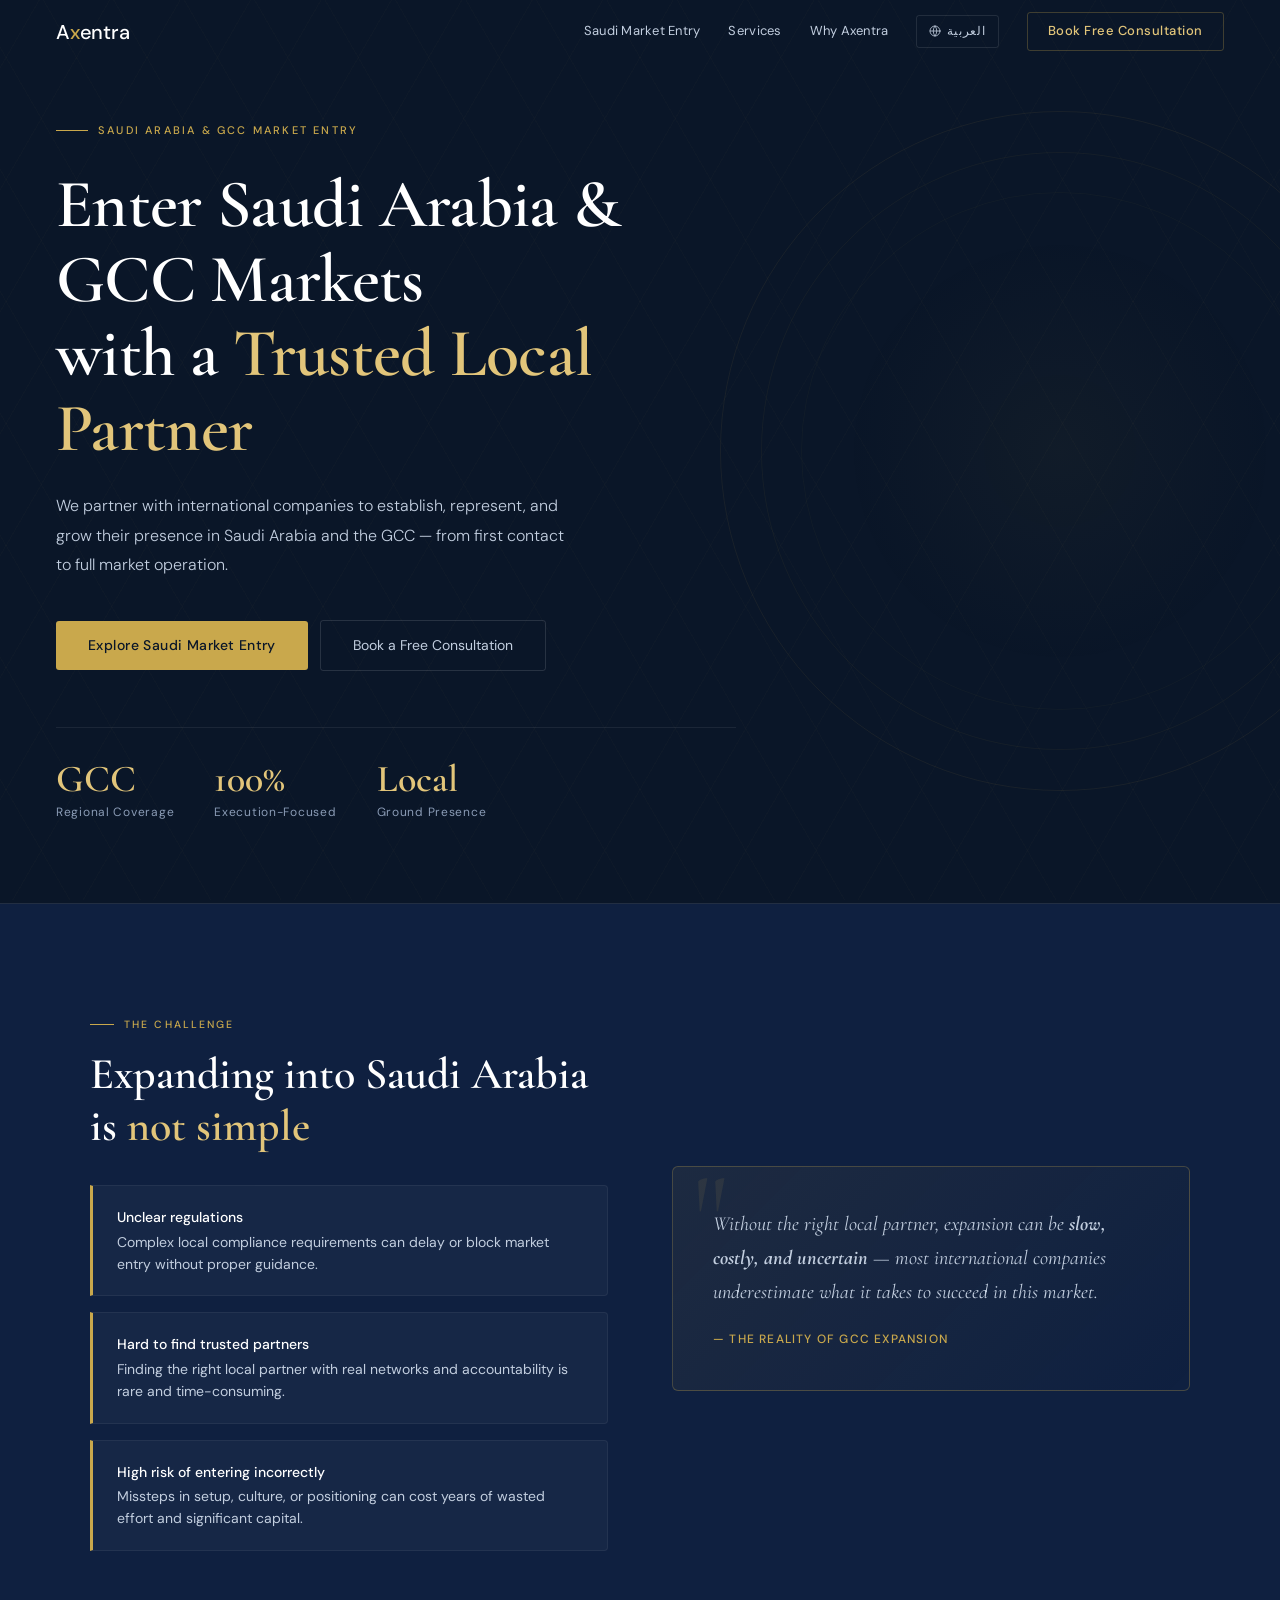
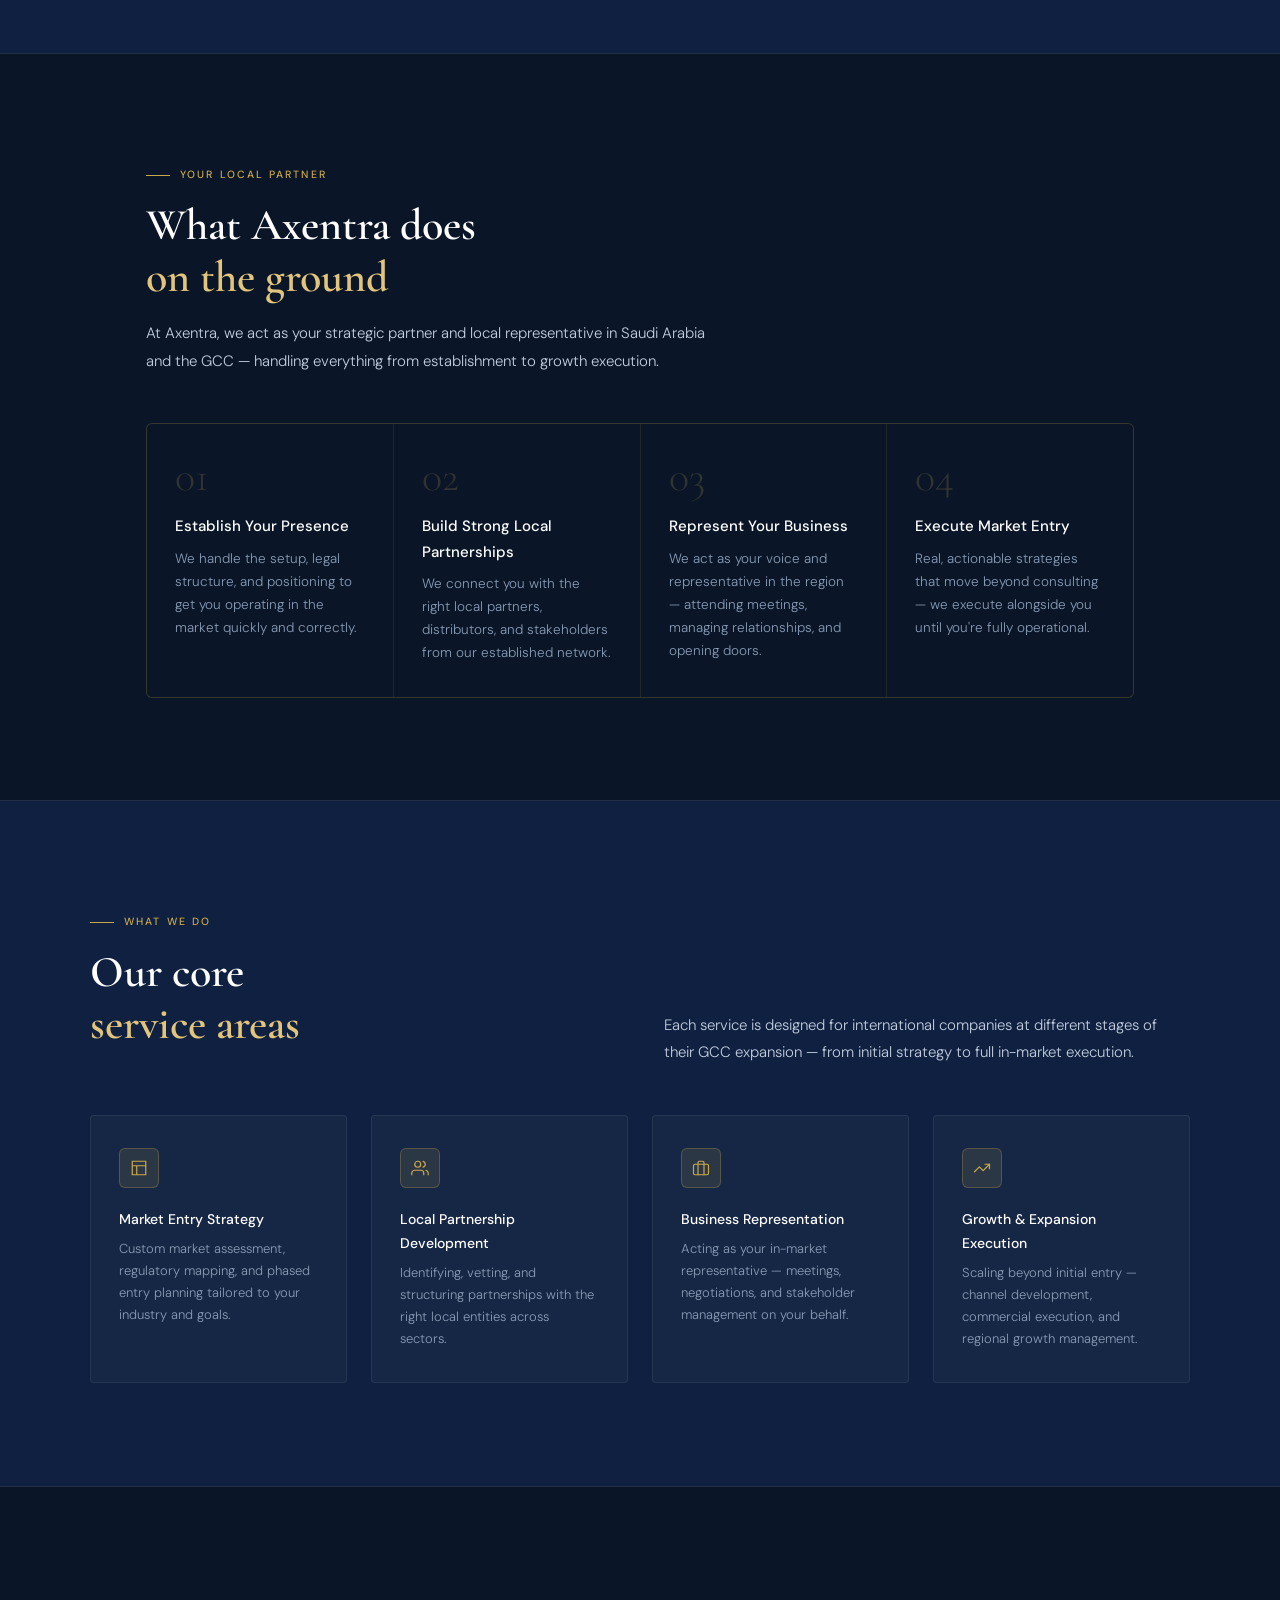
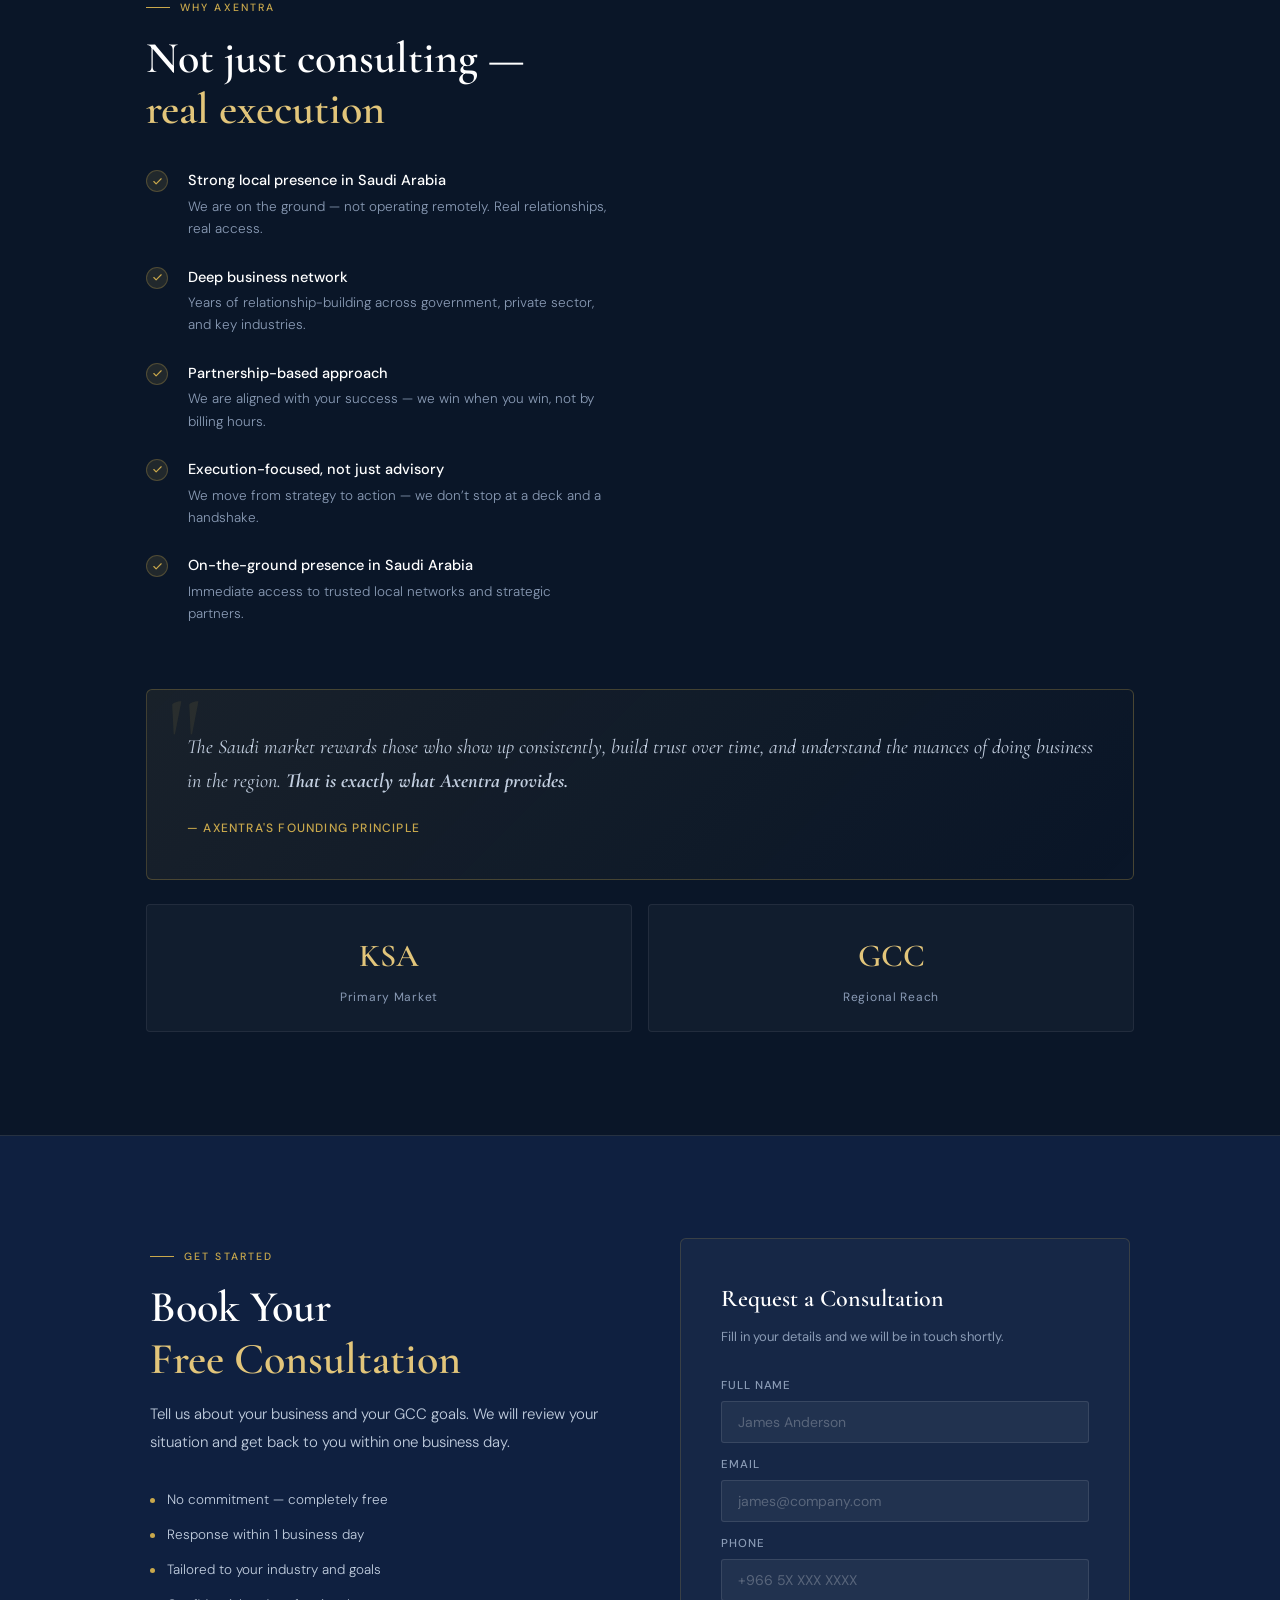
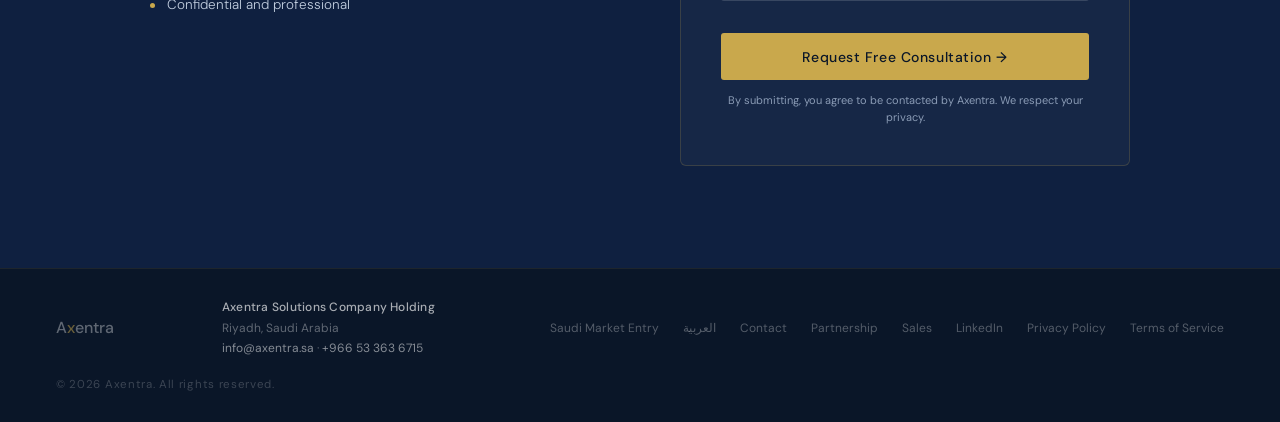
<file: index.html>
<!DOCTYPE html>
<html lang="en">
<head>
  <!-- Google Tag Manager -->
  <script>(function(w,d,s,l,i){w[l]=w[l]||[];w[l].push({'gtm.start':
  new Date().getTime(),event:'gtm.js'});var f=d.getElementsByTagName(s)[0],
  j=d.createElement(s),dl=l!='dataLayer'?'&l='+l:'';j.async=true;j.src=
  'https://www.googletagmanager.com/gtm.js?id='+i+dl;f.parentNode.insertBefore(j,f);
  })(window,document,'script','dataLayer','GTM-MSKR2GPT');</script>
  <!-- End Google Tag Manager -->
  <!-- Google tag (gtag.js) -->
  <script async src="https://www.googletagmanager.com/gtag/js?id=AW-18113566600"></script>
  <script>
    window.dataLayer = window.dataLayer || [];
    function gtag(){dataLayer.push(arguments);}
    gtag('js', new Date());
    gtag('config', 'AW-18113566600');
  </script>
  <meta charset="UTF-8" />
  <meta name="viewport" content="width=device-width, initial-scale=1.0" />
  <title>Axentra — Enter Saudi Arabia & GCC Markets</title>
  <meta name="description" content="We partner with international companies to establish, represent, and grow their presence in Saudi Arabia and the GCC." />
  <meta name="theme-color" content="#0A1628" />
  <link rel="canonical" href="https://axentra.sa/" />
  <link rel="alternate" hreflang="en" href="https://axentra.sa/" />
  <link rel="alternate" hreflang="ar" href="https://axentra.sa/ar/" />
  <meta property="og:type" content="website" />
  <meta property="og:locale" content="en_US" />
  <meta property="og:locale:alternate" content="ar_SA" />
  <meta property="og:site_name" content="Axentra" />
  <meta property="og:url" content="https://axentra.sa/" />
  <meta property="og:title" content="Axentra — Enter Saudi Arabia & GCC Markets" />
  <meta property="og:description" content="We partner with international companies to establish, represent, and grow their presence in Saudi Arabia and the GCC." />
  <meta name="twitter:card" content="summary_large_image" />
  <meta name="twitter:title" content="Axentra — Enter Saudi Arabia & GCC Markets" />
  <meta name="twitter:description" content="We partner with international companies to establish, represent, and grow their presence in Saudi Arabia and the GCC." />
  <link rel="preconnect" href="https://fonts.googleapis.com" />
  <link rel="preconnect" href="https://fonts.gstatic.com" crossorigin />
  <link href="https://fonts.googleapis.com/css2?family=Cormorant+Garamond:wght@300;400;600;700&family=DM+Sans:wght@300;400;500&display=swap" rel="stylesheet" />
  <link rel="stylesheet" href="/assets/styles.css" />
</head>
<body>
  <!-- Google Tag Manager (noscript) -->
  <noscript><iframe src="https://www.googletagmanager.com/ns.html?id=GTM-MSKR2GPT"
  height="0" width="0" style="display:none;visibility:hidden"></iframe></noscript>
  <!-- End Google Tag Manager (noscript) -->

  <!-- NAV -->
  <nav id="navbar">
    <a class="logo" href="/">A<span class="x">x</span>entra</a>
    <div class="nav-links">
      <a class="nav-link" href="/saudi-market-entry">Saudi Market Entry</a>
      <a class="nav-link" href="#services">Services</a>
      <a class="nav-link" href="#why">Why Axentra</a>
      <a class="lang-switch" href="/ar/" hreflang="ar" aria-label="Switch to Arabic">
        <svg class="lang-switch-globe" viewBox="0 0 24 24"><circle cx="12" cy="12" r="10"/><path d="M2 12h20M12 2a15 15 0 0 1 0 20M12 2a15 15 0 0 0 0 20"/></svg>
        العربية
      </a>
      <a class="nav-cta" href="#form">Book Free Consultation</a>
    </div>
  </nav>

  <!-- HERO -->
  <section id="hero" class="hero">
    <div class="hero-geo"><div class="hero-geo-inner"></div></div>
    <div class="hero-inner">
      <div class="hero-kicker fade-up">
        <div class="hero-kicker-line"></div>
        <span>Saudi Arabia &amp; GCC Market Entry</span>
      </div>
      <h1 class="fade-up fade-up-delay-1">
        Enter Saudi Arabia &amp; GCC Markets<br>with a <em>Trusted Local Partner</em>
      </h1>
      <p class="hero-sub fade-up fade-up-delay-2">
        We partner with international companies to establish, represent, and grow their presence in Saudi Arabia and the GCC — from first contact to full market operation.
      </p>
      <div class="hero-cta-row fade-up fade-up-delay-3">
        <a class="btn-gold" href="/saudi-market-entry">Explore Saudi Market Entry</a>
        <a class="btn-ghost" href="#form">Book a Free Consultation</a>
      </div>
      <div class="hero-stats fade-up fade-up-delay-3">
        <div>
          <div class="stat-num">GCC</div>
          <div class="stat-label">Regional Coverage</div>
        </div>
        <div>
          <div class="stat-num">100%</div>
          <div class="stat-label">Execution-Focused</div>
        </div>
        <div>
          <div class="stat-num">Local</div>
          <div class="stat-label">Ground Presence</div>
        </div>
      </div>
    </div>
  </section>

  <!-- PROBLEM -->
  <section id="problem" class="section-problem">
    <div class="problem-grid">
      <div>
        <div class="sec-kicker fade-up">
          <div class="sec-kicker-line"></div>
          <span>The Challenge</span>
        </div>
        <h2 class="sec-title fade-up">Expanding into Saudi Arabia<br>is <em>not simple</em></h2>
        <div class="problem-items">
          <div class="problem-item fade-up">
            <p><strong>Unclear regulations</strong>Complex local compliance requirements can delay or block market entry without proper guidance.</p>
          </div>
          <div class="problem-item fade-up fade-up-delay-1">
            <p><strong>Hard to find trusted partners</strong>Finding the right local partner with real networks and accountability is rare and time-consuming.</p>
          </div>
          <div class="problem-item fade-up fade-up-delay-2">
            <p><strong>High risk of entering incorrectly</strong>Missteps in setup, culture, or positioning can cost years of wasted effort and significant capital.</p>
          </div>
        </div>
      </div>
      <div class="trust-block fade-up">
        <p>Without the right local partner, expansion can be <strong>slow, costly, and uncertain</strong> — most international companies underestimate what it takes to succeed in this market.</p>
        <div class="trust-source">— The Reality of GCC Expansion</div>
      </div>
    </div>
  </section>

  <!-- SOLUTION -->
  <section id="solution" class="section-solution">
    <div class="solution-header fade-up">
      <div class="sec-kicker">
        <div class="sec-kicker-line"></div>
        <span>Your Local Partner</span>
      </div>
      <h2 class="sec-title">What Axentra does<br><em>on the ground</em></h2>
      <p class="sec-body">At Axentra, we act as your strategic partner and local representative in Saudi Arabia and the GCC — handling everything from establishment to growth execution.</p>
    </div>
    <div class="solution-grid">
      <div class="sol-card fade-up">
        <div class="sol-num">01</div>
        <h3>Establish Your Presence</h3>
        <p>We handle the setup, legal structure, and positioning to get you operating in the market quickly and correctly.</p>
      </div>
      <div class="sol-card fade-up fade-up-delay-1">
        <div class="sol-num">02</div>
        <h3>Build Strong Local Partnerships</h3>
        <p>We connect you with the right local partners, distributors, and stakeholders from our established network.</p>
      </div>
      <div class="sol-card fade-up fade-up-delay-2">
        <div class="sol-num">03</div>
        <h3>Represent Your Business</h3>
        <p>We act as your voice and representative in the region — attending meetings, managing relationships, and opening doors.</p>
      </div>
      <div class="sol-card fade-up fade-up-delay-3">
        <div class="sol-num">04</div>
        <h3>Execute Market Entry</h3>
        <p>Real, actionable strategies that move beyond consulting — we execute alongside you until you're fully operational.</p>
      </div>
    </div>
  </section>

  <!-- SERVICES -->
  <section id="services" class="section-services">
    <div class="services-inner">
      <div class="services-header">
        <div>
          <div class="sec-kicker fade-up">
            <div class="sec-kicker-line"></div>
            <span>What We Do</span>
          </div>
          <h2 class="sec-title fade-up">Our core<br><em>service areas</em></h2>
        </div>
        <p class="sec-body fade-up">Each service is designed for international companies at different stages of their GCC expansion — from initial strategy to full in-market execution.</p>
      </div>
      <div class="svc-grid">
        <div class="svc-card fade-up">
          <div class="svc-icon">
            <svg viewBox="0 0 24 24"><path d="M3 3h18v18H3zM3 9h18M9 21V9"/></svg>
          </div>
          <h3>Market Entry Strategy</h3>
          <p>Custom market assessment, regulatory mapping, and phased entry planning tailored to your industry and goals.</p>
        </div>
        <div class="svc-card fade-up fade-up-delay-1">
          <div class="svc-icon">
            <svg viewBox="0 0 24 24"><path d="M17 21v-2a4 4 0 0 0-4-4H5a4 4 0 0 0-4 4v2"/><circle cx="9" cy="7" r="4"/><path d="M23 21v-2a4 4 0 0 0-3-3.87"/><path d="M16 3.13a4 4 0 0 1 0 7.75"/></svg>
          </div>
          <h3>Local Partnership Development</h3>
          <p>Identifying, vetting, and structuring partnerships with the right local entities across sectors.</p>
        </div>
        <div class="svc-card fade-up fade-up-delay-2">
          <div class="svc-icon">
            <svg viewBox="0 0 24 24"><rect x="2" y="7" width="20" height="14" rx="2"/><path d="M16 21V5a2 2 0 0 0-2-2h-4a2 2 0 0 0-2 2v16"/></svg>
          </div>
          <h3>Business Representation</h3>
          <p>Acting as your in-market representative — meetings, negotiations, and stakeholder management on your behalf.</p>
        </div>
        <div class="svc-card fade-up fade-up-delay-3">
          <div class="svc-icon">
            <svg viewBox="0 0 24 24"><polyline points="22 7 13.5 15.5 8.5 10.5 2 17"/><polyline points="16 7 22 7 22 13"/></svg>
          </div>
          <h3>Growth &amp; Expansion Execution</h3>
          <p>Scaling beyond initial entry — channel development, commercial execution, and regional growth management.</p>
        </div>
      </div>
    </div>
  </section>

  <!-- WHY AXENTRA -->
  <section id="why" class="section-why">
    <div class="why-grid">
      <div>
        <div class="sec-kicker fade-up">
          <div class="sec-kicker-line"></div>
          <span>Why Axentra</span>
        </div>
        <h2 class="sec-title fade-up">Not just consulting —<br><em>real execution</em></h2>
        <div class="why-list">
          <div class="why-item fade-up">
            <div class="why-check"><svg viewBox="0 0 24 24"><polyline points="20 6 9 17 4 12"/></svg></div>
            <div class="why-item-text">
              <h4>Strong local presence in Saudi Arabia</h4>
              <p>We are on the ground — not operating remotely. Real relationships, real access.</p>
            </div>
          </div>
          <div class="why-item fade-up fade-up-delay-1">
            <div class="why-check"><svg viewBox="0 0 24 24"><polyline points="20 6 9 17 4 12"/></svg></div>
            <div class="why-item-text">
              <h4>Deep business network</h4>
              <p>Years of relationship-building across government, private sector, and key industries.</p>
            </div>
          </div>
          <div class="why-item fade-up fade-up-delay-2">
            <div class="why-check"><svg viewBox="0 0 24 24"><polyline points="20 6 9 17 4 12"/></svg></div>
            <div class="why-item-text">
              <h4>Partnership-based approach</h4>
              <p>We are aligned with your success — we win when you win, not by billing hours.</p>
            </div>
          </div>
          <div class="why-item fade-up fade-up-delay-3">
            <div class="why-check">
              <svg viewBox="0 0 24 24">
                <polyline points="20 6 9 17 4 12"/>
              </svg>
            </div>
            <div class="why-item-text">
              <h4>Execution-focused, not just advisory</h4>
              <p>We move from strategy to action — we don’t stop at a deck and a handshake.</p>
            </div>
           </div>
          <div class="why-item fade-up fade-up-delay-4">
            <div class="why-check">
              <svg viewBox="0 0 24 24">
                <polyline points="20 6 9 17 4 12"/>
              </svg>
            </div>
          <div class="why-item-text">
            <h4>On-the-ground presence in Saudi Arabia</h4>
            <p>Immediate access to trusted local networks and strategic partners.</p>
          </div>
        </div>
            </div>
          </div>
        </div>
      </div>
      <div>
        <div class="trust-block fade-up" style="margin-top: 4rem;">
          <p>The Saudi market rewards those who show up consistently, build trust over time, and understand the nuances of doing business in the region. <strong>That is exactly what Axentra provides.</strong></p>
          <div class="trust-source">— Axentra's Founding Principle</div>
        </div>
        <div style="display:grid; grid-template-columns:1fr 1fr; gap:1rem; margin-top:1.5rem;">
          <a href="/saudi-market-entry" class="svc-card fade-up" style="text-align:center; padding:1.5rem 1rem; text-decoration:none;">
            <div style="font-family:'Cormorant Garamond',serif; font-size:32px; font-weight:600; color:var(--gold-light); margin-bottom:4px;">KSA</div>
            <div style="font-size:12px; color:var(--text-body); letter-spacing:0.06em;">Primary Market</div>
          </a>
          <div class="svc-card fade-up fade-up-delay-1" style="text-align:center; padding:1.5rem 1rem;">
            <div style="font-family:'Cormorant Garamond',serif; font-size:32px; font-weight:600; color:var(--gold-light); margin-bottom:4px;">GCC</div>
            <div style="font-size:12px; color:var(--text-body); letter-spacing:0.06em;">Regional Reach</div>
          </div>
        </div>
      </div>
    </div>
  </section>

  <!-- FORM -->
  <section id="form" class="section-form">
    <div class="form-inner">
      <div class="form-left">
        <div class="sec-kicker fade-up">
          <div class="sec-kicker-line"></div>
          <span>Get Started</span>
        </div>
        <h2 class="sec-title fade-up">Book Your<br><em>Free Consultation</em></h2>
        <p class="sec-body fade-up">Tell us about your business and your GCC goals. We will review your situation and get back to you within one business day.</p>
        <div class="form-features fade-up">
          <div class="form-feature"><div class="form-feature-dot"></div>No commitment — completely free</div>
          <div class="form-feature"><div class="form-feature-dot"></div>Response within 1 business day</div>
          <div class="form-feature"><div class="form-feature-dot"></div>Tailored to your industry and goals</div>
          <div class="form-feature"><div class="form-feature-dot"></div>Confidential and professional</div>
        </div>
      </div>

      <div class="form-card fade-up">
        <h3>Request a Consultation</h3>
        <p class="form-sub">Fill in your details and we will be in touch shortly.</p>

        <form id="consultation-form" name="home-consultation" method="POST" data-netlify="true" netlify-honeypot="bot-field" action="/thank-you/">
          <input type="hidden" name="form-name" value="home-consultation" />
          <input type="hidden" name="subject" value="New Consultation Request — Axentra (Home)" />
          <p class="hp-field" aria-hidden="true">
            <label>Don't fill this out: <input name="bot-field" tabindex="-1" autocomplete="off" /></label>
          </p>
          <div class="form-row">
            <div class="form-group">
              <label for="name">Full Name</label>
              <input type="text" id="name" name="name" placeholder="James Anderson" required />
            </div>
            <div class="form-group">
              <label for="email">Email</label>
              <input type="email" id="email" name="email" placeholder="james@company.com" required />
            </div>
            <div class="form-group">
              <label for="phone">Phone</label>
              <input type="tel" id="phone" name="phone" placeholder="+966 5X XXX XXXX" required />
            </div>
            <div class="form-group">
              <div data-netlify-recaptcha="true"></div>
            </div>
          </div>
          <button type="submit" class="btn-submit">Request Free Consultation →</button>
          <p class="form-disclaimer">By submitting, you agree to be contacted by Axentra. We respect your privacy.</p>
        </form>
      </div>
    </div>
  </section>

  <!-- FOOTER -->
  <footer>
    <div class="footer-logo">A<span class="x">x</span>entra</div>
    <div class="footer-company">
      <p class="footer-company-name">Axentra Solutions Company Holding</p>
      <p>Riyadh, Saudi Arabia</p>
      <p><a href="mailto:info@axentra.sa">info@axentra.sa</a> · <a href="tel:+966533636715" dir="ltr">+966 53 363 6715</a></p>
    </div>
    <div class="footer-links">
      <a href="/saudi-market-entry">Saudi Market Entry</a>
      <a href="/ar/">العربية</a>
      <a href="mailto:info@axentra.sa">Contact</a>
      <a href="mailto:Partnership@axentra.sa">Partnership</a>
      <a href="mailto:Sales@axentra.sa">Sales</a>
      <a href="https://linkedin.com/company/axentra-sa" target="_blank" rel="noopener">LinkedIn</a>
      <a href="/privacy-policy">Privacy Policy</a>
      <a href="/terms">Terms of Service</a>
    </div>
    <p>&copy; 2026 Axentra. All rights reserved.</p>
  </footer>

  <script>
    const nav = document.getElementById('navbar');
    window.addEventListener('scroll', () => {
      nav.classList.toggle('scrolled', window.scrollY > 60);
    }, { passive: true });

    const observer = new IntersectionObserver((entries) => {
      entries.forEach(e => {
        if (e.isIntersecting) { e.target.classList.add('visible'); observer.unobserve(e.target); }
      });
    }, { threshold: 0.1 });
    document.querySelectorAll('.fade-up').forEach(el => observer.observe(el));
  </script>
<!-- Start of HubSpot Embed Code -->
  <script type="text/javascript" id="hs-script-loader" async defer src="//js-eu1.hs-scripts.com/148391729.js"></script>
<!-- End of HubSpot Embed Code -->
</body>
</html>
</file>
<file: ar/index.html>
<!DOCTYPE html>
<html lang="ar" dir="rtl">
<head>
  <!-- Google Tag Manager -->
  <script>(function(w,d,s,l,i){w[l]=w[l]||[];w[l].push({'gtm.start':
  new Date().getTime(),event:'gtm.js'});var f=d.getElementsByTagName(s)[0],
  j=d.createElement(s),dl=l!='dataLayer'?'&l='+l:'';j.async=true;j.src=
  'https://www.googletagmanager.com/gtm.js?id='+i+dl;f.parentNode.insertBefore(j,f);
  })(window,document,'script','dataLayer','GTM-MSKR2GPT');</script>
  <!-- End Google Tag Manager -->
  <!-- Google tag (gtag.js) -->
  <script async src="https://www.googletagmanager.com/gtag/js?id=AW-18113566600"></script>
  <script>
    window.dataLayer = window.dataLayer || [];
    function gtag(){dataLayer.push(arguments);}
    gtag('js', new Date());
    gtag('config', 'AW-18113566600');
  </script>
  <meta charset="UTF-8" />
  <meta name="viewport" content="width=device-width, initial-scale=1.0" />
  <title>أكسنترا — الدخول إلى أسواق السعودية والخليج</title>
  <meta name="description" content="نُشارك الشركات الدولية في تأسيس وتمثيل وتنمية حضورها في المملكة العربية السعودية ودول الخليج العربي." />
  <meta name="theme-color" content="#0A1628" />
  <link rel="canonical" href="https://axentra.sa/ar/" />
  <link rel="alternate" hreflang="en" href="https://axentra.sa/" />
  <link rel="alternate" hreflang="ar" href="https://axentra.sa/ar/" />
  <meta property="og:type" content="website" />
  <meta property="og:locale" content="ar_SA" />
  <meta property="og:locale:alternate" content="en_US" />
  <meta property="og:site_name" content="Axentra" />
  <meta property="og:url" content="https://axentra.sa/ar/" />
  <meta property="og:title" content="أكسنترا — الدخول إلى أسواق السعودية والخليج" />
  <meta property="og:description" content="نُشارك الشركات الدولية في تأسيس وتمثيل وتنمية حضورها في المملكة العربية السعودية ودول الخليج العربي." />
  <meta name="twitter:card" content="summary_large_image" />
  <meta name="twitter:title" content="أكسنترا — الدخول إلى أسواق السعودية والخليج" />
  <meta name="twitter:description" content="نُشارك الشركات الدولية في تأسيس وتمثيل وتنمية حضورها في المملكة العربية السعودية ودول الخليج العربي." />
  <link rel="preconnect" href="https://fonts.googleapis.com" />
  <link rel="preconnect" href="https://fonts.gstatic.com" crossorigin />
  <link href="https://fonts.googleapis.com/css2?family=Amiri:wght@400;700&family=Cormorant+Garamond:wght@300;400;600;700&family=DM+Sans:wght@300;400;500&family=Noto+Naskh+Arabic:wght@400;500;700&display=swap" rel="stylesheet" />
  <link rel="stylesheet" href="/assets/styles.css" />
</head>
<body>
  <!-- Google Tag Manager (noscript) -->
  <noscript><iframe src="https://www.googletagmanager.com/ns.html?id=GTM-MSKR2GPT"
  height="0" width="0" style="display:none;visibility:hidden"></iframe></noscript>
  <!-- End Google Tag Manager (noscript) -->

  <!-- NAV -->
  <nav id="navbar">
    <a class="logo" href="/ar/">A<span class="x">x</span>entra</a>
    <div class="nav-links">
      <a class="nav-link" href="/ar/saudi-market-entry">الدخول إلى السوق السعودي</a>
      <a class="nav-link" href="#services">خدماتنا</a>
      <a class="nav-link" href="#why">لماذا أكسنترا</a>
      <a class="lang-switch" href="/" hreflang="en" aria-label="Switch to English main site">
        <svg class="lang-switch-globe" viewBox="0 0 24 24"><circle cx="12" cy="12" r="10"/><path d="M2 12h20M12 2a15 15 0 0 1 0 20M12 2a15 15 0 0 0 0 20"/></svg>
        English
      </a>
      <a class="nav-cta" href="#form">احجز استشارة مجانية</a>
    </div>
  </nav>

  <!-- HERO -->
  <section id="hero" class="hero">
    <div class="hero-geo"><div class="hero-geo-inner"></div></div>
    <div class="hero-inner">
      <div class="hero-kicker fade-up">
        <div class="hero-kicker-line"></div>
        <span>الدخول إلى أسواق السعودية والخليج</span>
      </div>
      <h1 class="fade-up fade-up-delay-1">
        ادخل أسواق السعودية والخليج<br>مع <em>شريك محلي موثوق</em>
      </h1>
      <p class="hero-sub fade-up fade-up-delay-2">
        نُشارك الشركات الدولية في تأسيس حضورها وتمثيلها وتنميتها في المملكة العربية السعودية ودول الخليج — من أول تواصل حتى التشغيل الكامل في السوق.
      </p>
      <div class="hero-cta-row fade-up fade-up-delay-3">
        <a class="btn-gold" href="/ar/saudi-market-entry">تعرّف على الدخول إلى السوق السعودي</a>
        <a class="btn-ghost" href="#form">احجز استشارة مجانية</a>
      </div>
      <div class="hero-stats fade-up fade-up-delay-3">
        <div>
          <div class="stat-num">الخليج</div>
          <div class="stat-label">تغطية إقليمية</div>
        </div>
        <div>
          <div class="stat-num">%100</div>
          <div class="stat-label">تركيز على التنفيذ</div>
        </div>
        <div>
          <div class="stat-num">محلي</div>
          <div class="stat-label">حضور ميداني</div>
        </div>
      </div>
    </div>
  </section>

  <!-- PROBLEM -->
  <section id="problem" class="section-problem">
    <div class="problem-grid">
      <div>
        <div class="sec-kicker fade-up">
          <div class="sec-kicker-line"></div>
          <span>التحدي</span>
        </div>
        <h2 class="sec-title fade-up">التوسع في المملكة العربية السعودية<br><em>ليس بالأمر السهل</em></h2>
        <div class="problem-items">
          <div class="problem-item fade-up">
            <p><strong>تعقيد التشريعات المحلية</strong>متطلبات الامتثال المحلية قد تُعيق أو تُؤخر دخول السوق دون توجيه سليم.</p>
          </div>
          <div class="problem-item fade-up fade-up-delay-1">
            <p><strong>صعوبة إيجاد شركاء موثوقين</strong>العثور على شريك محلي يمتلك شبكة علاقات فعلية ومسؤولية واضحة أمر نادر ويستغرق وقتًا.</p>
          </div>
          <div class="problem-item fade-up fade-up-delay-2">
            <p><strong>مخاطر الدخول بالطريقة الخاطئة</strong>الأخطاء في التأسيس أو الثقافة أو التموضع قد تُكلّف سنوات من الجهد ورأس مال كبير.</p>
          </div>
        </div>
      </div>
      <div class="trust-block fade-up">
        <p>بدون الشريك المحلي المناسب، قد يكون التوسع <strong>بطيئًا ومُكلفًا وغير مضمون</strong> — ومعظم الشركات الدولية تُقلّل من حجم ما يتطلبه النجاح في هذا السوق.</p>
        <div class="trust-source">— واقع التوسع في الخليج</div>
      </div>
    </div>
  </section>

  <!-- SOLUTION -->
  <section id="solution" class="section-solution">
    <div class="solution-header fade-up">
      <div class="sec-kicker">
        <div class="sec-kicker-line"></div>
        <span>شريكك المحلي</span>
      </div>
      <h2 class="sec-title">ما تقوم به أكسنترا<br><em>على أرض الواقع</em></h2>
      <p class="sec-body">نعمل شريكًا استراتيجيًا وممثلًا محليًا لكم في المملكة العربية السعودية ودول الخليج — من التأسيس حتى تنفيذ خطط النمو.</p>
    </div>
    <div class="solution-grid">
      <div class="sol-card fade-up">
        <div class="sol-num">01</div>
        <h3>تأسيس الحضور في السوق</h3>
        <p>نتولّى التأسيس والهيكل القانوني والتموضع لتبدأ عملياتك في السوق بسرعة وبشكل صحيح.</p>
      </div>
      <div class="sol-card fade-up fade-up-delay-1">
        <div class="sol-num">02</div>
        <h3>بناء شراكات محلية قوية</h3>
        <p>نربطكم بالشركاء والموزّعين وأصحاب القرار المناسبين من خلال شبكة علاقاتنا المحلية.</p>
      </div>
      <div class="sol-card fade-up fade-up-delay-2">
        <div class="sol-num">03</div>
        <h3>تمثيل أعمالكم في المنطقة</h3>
        <p>نكون صوتكم وممثلكم في الاجتماعات والعلاقات — نفتح الأبواب نيابةً عنكم.</p>
      </div>
      <div class="sol-card fade-up fade-up-delay-3">
        <div class="sol-num">04</div>
        <h3>تنفيذ الدخول إلى السوق</h3>
        <p>استراتيجيات عملية تتجاوز الاستشارة — ننفّذ جنبًا إلى جنب معكم حتى تصلوا إلى التشغيل الكامل.</p>
      </div>
    </div>
  </section>

  <!-- SERVICES -->
  <section id="services" class="section-services">
    <div class="services-inner">
      <div class="services-header">
        <div>
          <div class="sec-kicker fade-up">
            <div class="sec-kicker-line"></div>
            <span>ما نقدّمه</span>
          </div>
          <h2 class="sec-title fade-up">مجالات خدماتنا<br><em>الأساسية</em></h2>
        </div>
        <p class="sec-body fade-up">كل خدمة مُصمَّمة للشركات الدولية في مراحل مختلفة من التوسع في الخليج — من الاستراتيجية الأولى إلى التنفيذ الكامل في السوق.</p>
      </div>
      <div class="svc-grid">
        <div class="svc-card fade-up">
          <div class="svc-icon">
            <svg viewBox="0 0 24 24"><path d="M3 3h18v18H3zM3 9h18M9 21V9"/></svg>
          </div>
          <h3>استراتيجية دخول السوق</h3>
          <p>دراسة سوق مُخصّصة، وخريطة تنظيمية، وخطة دخول متدرّجة وفقًا لقطاعكم وأهدافكم.</p>
        </div>
        <div class="svc-card fade-up fade-up-delay-1">
          <div class="svc-icon">
            <svg viewBox="0 0 24 24"><path d="M17 21v-2a4 4 0 0 0-4-4H5a4 4 0 0 0-4 4v2"/><circle cx="9" cy="7" r="4"/><path d="M23 21v-2a4 4 0 0 0-3-3.87"/><path d="M16 3.13a4 4 0 0 1 0 7.75"/></svg>
          </div>
          <h3>تطوير الشراكات المحلية</h3>
          <p>تحديد الشركاء المحليين المناسبين ودراستهم وهيكلة الشراكات عبر مختلف القطاعات.</p>
        </div>
        <div class="svc-card fade-up fade-up-delay-2">
          <div class="svc-icon">
            <svg viewBox="0 0 24 24"><rect x="2" y="7" width="20" height="14" rx="2"/><path d="M16 21V5a2 2 0 0 0-2-2h-4a2 2 0 0 0-2 2v16"/></svg>
          </div>
          <h3>التمثيل التجاري</h3>
          <p>نعمل ممثلكم في السوق — اجتماعات ومفاوضات وإدارة علاقات مع الجهات المعنية نيابةً عنكم.</p>
        </div>
        <div class="svc-card fade-up fade-up-delay-3">
          <div class="svc-icon">
            <svg viewBox="0 0 24 24"><polyline points="22 7 13.5 15.5 8.5 10.5 2 17"/><polyline points="16 7 22 7 22 13"/></svg>
          </div>
          <h3>تنفيذ النمو والتوسّع</h3>
          <p>التوسّع بعد الدخول الأوّلي — تطوير القنوات، والتنفيذ التجاري، وإدارة النمو الإقليمي.</p>
        </div>
      </div>
    </div>
  </section>

  <!-- WHY AXENTRA -->
  <section id="why" class="section-why">
    <div class="why-grid">
      <div>
        <div class="sec-kicker fade-up">
          <div class="sec-kicker-line"></div>
          <span>لماذا أكسنترا</span>
        </div>
        <h2 class="sec-title fade-up">لسنا استشارات فقط —<br><em>نحن تنفيذ حقيقي</em></h2>
        <div class="why-list">
          <div class="why-item fade-up">
            <div class="why-check"><svg viewBox="0 0 24 24"><polyline points="20 6 9 17 4 12"/></svg></div>
            <div class="why-item-text">
              <h4>حضور محلي قوي في المملكة</h4>
              <p>نعمل من داخل السوق — لا عن بُعد. علاقات حقيقية وفرص وصول حقيقية.</p>
            </div>
          </div>
          <div class="why-item fade-up fade-up-delay-1">
            <div class="why-check"><svg viewBox="0 0 24 24"><polyline points="20 6 9 17 4 12"/></svg></div>
            <div class="why-item-text">
              <h4>شبكة علاقات تجارية واسعة</h4>
              <p>سنوات من بناء العلاقات في القطاعين الحكومي والخاص وأهم الصناعات.</p>
            </div>
          </div>
          <div class="why-item fade-up fade-up-delay-2">
            <div class="why-check"><svg viewBox="0 0 24 24"><polyline points="20 6 9 17 4 12"/></svg></div>
            <div class="why-item-text">
              <h4>نهج قائم على الشراكة</h4>
              <p>نجاحكم هو نجاحنا — نربح عندما تربحون، لا نعمل بنظام الساعات.</p>
            </div>
          </div>
          <div class="why-item fade-up fade-up-delay-3">
            <div class="why-check"><svg viewBox="0 0 24 24"><polyline points="20 6 9 17 4 12"/></svg></div>
            <div class="why-item-text">
              <h4>التركيز على التنفيذ لا على التنظير</h4>
              <p>ننتقل من الاستراتيجية إلى العمل — لا نكتفي بعرض تقديمي ومصافحة.</p>
            </div>
          </div>
        </div>
      </div>
      <div>
        <div class="trust-block fade-up" style="margin-top: 4rem;">
          <p>السوق السعودي يُكافئ من يُحافظ على حضور ثابت ويبني الثقة عبر الزمن ويفهم تفاصيل العمل في المنطقة. <strong>وهذا بالضبط ما تقدّمه أكسنترا.</strong></p>
          <div class="trust-source">— مبدأ تأسيس أكسنترا</div>
        </div>
        <div style="display:grid; grid-template-columns:1fr 1fr; gap:1rem; margin-top:1.5rem;">
          <a href="/ar/saudi-market-entry" class="svc-card fade-up" style="text-align:center; padding:1.5rem 1rem; text-decoration:none;">
            <div style="font-family:'Amiri','Cormorant Garamond',serif; font-size:32px; font-weight:600; color:var(--gold-light); margin-bottom:4px;">السعودية</div>
            <div style="font-size:12px; color:var(--text-body);">السوق الأساسي</div>
          </a>
          <div class="svc-card fade-up fade-up-delay-1" style="text-align:center; padding:1.5rem 1rem;">
            <div style="font-family:'Amiri','Cormorant Garamond',serif; font-size:32px; font-weight:600; color:var(--gold-light); margin-bottom:4px;">الخليج</div>
            <div style="font-size:12px; color:var(--text-body);">امتداد إقليمي</div>
          </div>
        </div>
      </div>
    </div>
  </section>

  <!-- FORM -->
  <section id="form" class="section-form">
    <div class="form-inner">
      <div class="form-left">
        <div class="sec-kicker fade-up">
          <div class="sec-kicker-line"></div>
          <span>ابدأ الآن</span>
        </div>
        <h2 class="sec-title fade-up">احجز<br><em>استشارتك المجانية</em></h2>
        <p class="sec-body fade-up">شاركنا نظرة عن عملك وأهدافك في الخليج. سنراجع حالتك ونردّ عليك خلال يوم عمل واحد.</p>
        <div class="form-features fade-up">
          <div class="form-feature"><div class="form-feature-dot"></div>بدون التزامات — مجانية بالكامل</div>
          <div class="form-feature"><div class="form-feature-dot"></div>الرد خلال يوم عمل واحد</div>
          <div class="form-feature"><div class="form-feature-dot"></div>مُخصّصة لقطاعك وأهدافك</div>
          <div class="form-feature"><div class="form-feature-dot"></div>سرّية ومهنية</div>
        </div>
      </div>

      <div class="form-card fade-up">
        <h3>طلب استشارة</h3>
        <p class="form-sub">أدخل بياناتك وسنتواصل معك قريبًا.</p>

        <form id="consultation-form" name="home-consultation-ar" method="POST" data-netlify="true" netlify-honeypot="bot-field" action="/ar/thank-you/">
          <input type="hidden" name="form-name" value="home-consultation-ar" />
          <input type="hidden" name="subject" value="طلب استشارة جديد — أكسنترا (الرئيسية)" />
          <p class="hp-field" aria-hidden="true">
            <label>Don't fill this out: <input name="bot-field" tabindex="-1" autocomplete="off" /></label>
          </p>
          <div class="form-row">
            <div class="form-group">
              <label for="name">الاسم الكامل</label>
              <input type="text" id="name" name="name" placeholder="محمد الأحمد" required />
            </div>
            <div class="form-group">
              <label for="email">البريد الإلكتروني</label>
              <input type="email" id="email" name="email" placeholder="name@company.com" required dir="ltr" />
            </div>
            <div class="form-group">
              <label for="phone">رقم الهاتف</label>
              <input type="tel" id="phone" name="phone" placeholder="+966 5X XXX XXXX" required dir="ltr" />
            </div>
            <div class="form-group">
              <div data-netlify-recaptcha="true"></div>
            </div>
          </div>
          <button type="submit" class="btn-submit">أرسل طلب الاستشارة →</button>
          <p class="form-disclaimer">بإرسال النموذج، توافق على أن تتواصل معك أكسنترا. نحترم خصوصيتك.</p>
        </form>
      </div>
    </div>
  </section>

  <!-- FOOTER -->
  <footer>
    <div class="footer-logo">A<span class="x">x</span>entra</div>
    <div class="footer-company">
      <p class="footer-company-name">شركة أكسنترا سوليوشنز القابضة</p>
      <p>الرياض، المملكة العربية السعودية</p>
      <p><a href="mailto:info@axentra.sa">info@axentra.sa</a> · <a href="tel:+966533636715" dir="ltr">+966 53 363 6715</a></p>
    </div>
    <div class="footer-links">
      <a href="/">English Main Site</a>
      <a href="/ar/saudi-market-entry">الدخول إلى السوق السعودي</a>
      <a href="mailto:info@axentra.sa">للتواصل</a>
      <a href="mailto:Partnership@axentra.sa">الشراكات</a>
      <a href="mailto:Sales@axentra.sa">المبيعات</a>
      <a href="https://linkedin.com/company/axentra-sa" target="_blank" rel="noopener">LinkedIn</a>
      <a href="/ar/privacy-policy">سياسة الخصوصية</a>
      <a href="/ar/terms">شروط الخدمة</a>
    </div>
    <p>&copy; 2026 أكسنترا. جميع الحقوق محفوظة.</p>
  </footer>

  <script>
    const nav = document.getElementById('navbar');
    window.addEventListener('scroll', () => {
      nav.classList.toggle('scrolled', window.scrollY > 60);
    }, { passive: true });

    const observer = new IntersectionObserver((entries) => {
      entries.forEach(e => {
        if (e.isIntersecting) { e.target.classList.add('visible'); observer.unobserve(e.target); }
      });
    }, { threshold: 0.1 });
    document.querySelectorAll('.fade-up').forEach(el => observer.observe(el));
  </script>
<!-- Start of HubSpot Embed Code -->
  <script type="text/javascript" id="hs-script-loader" async defer src="//js-eu1.hs-scripts.com/148391729.js"></script>
<!-- End of HubSpot Embed Code -->
</body>
</html>
</file>
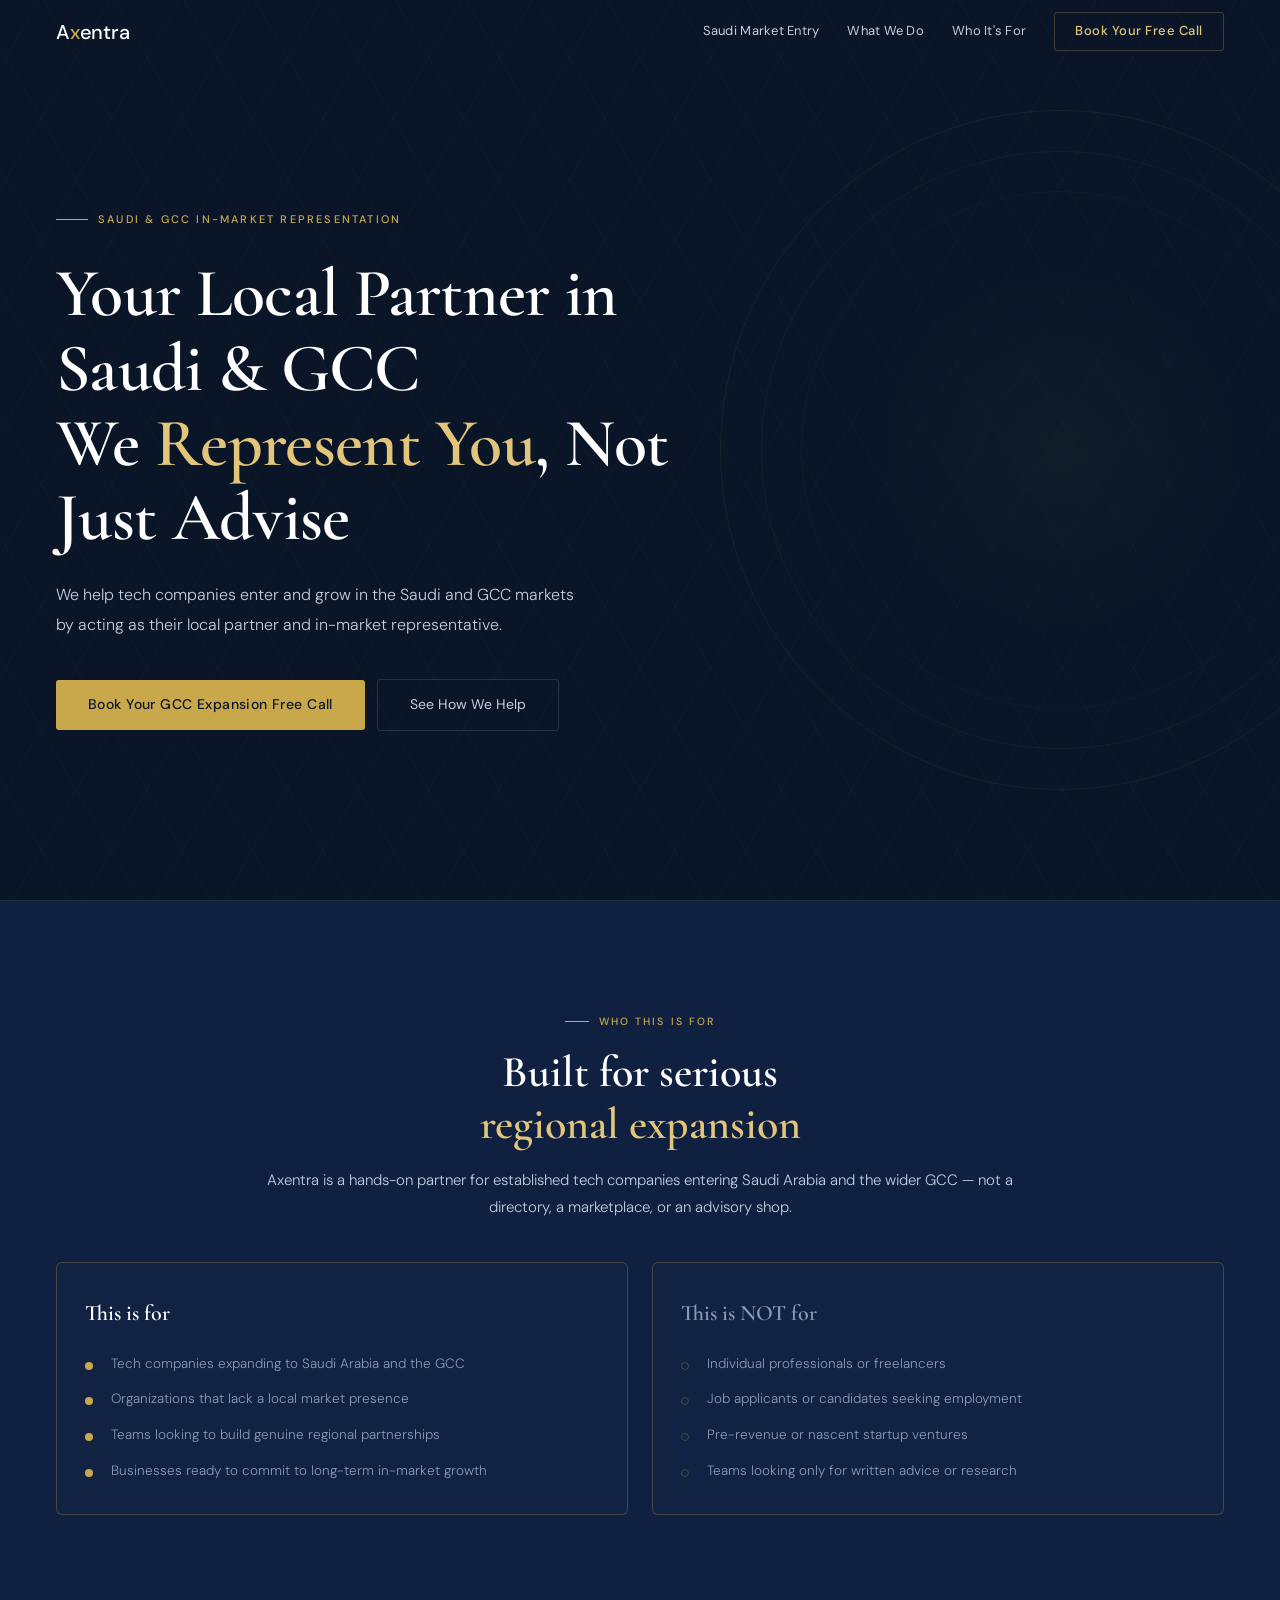
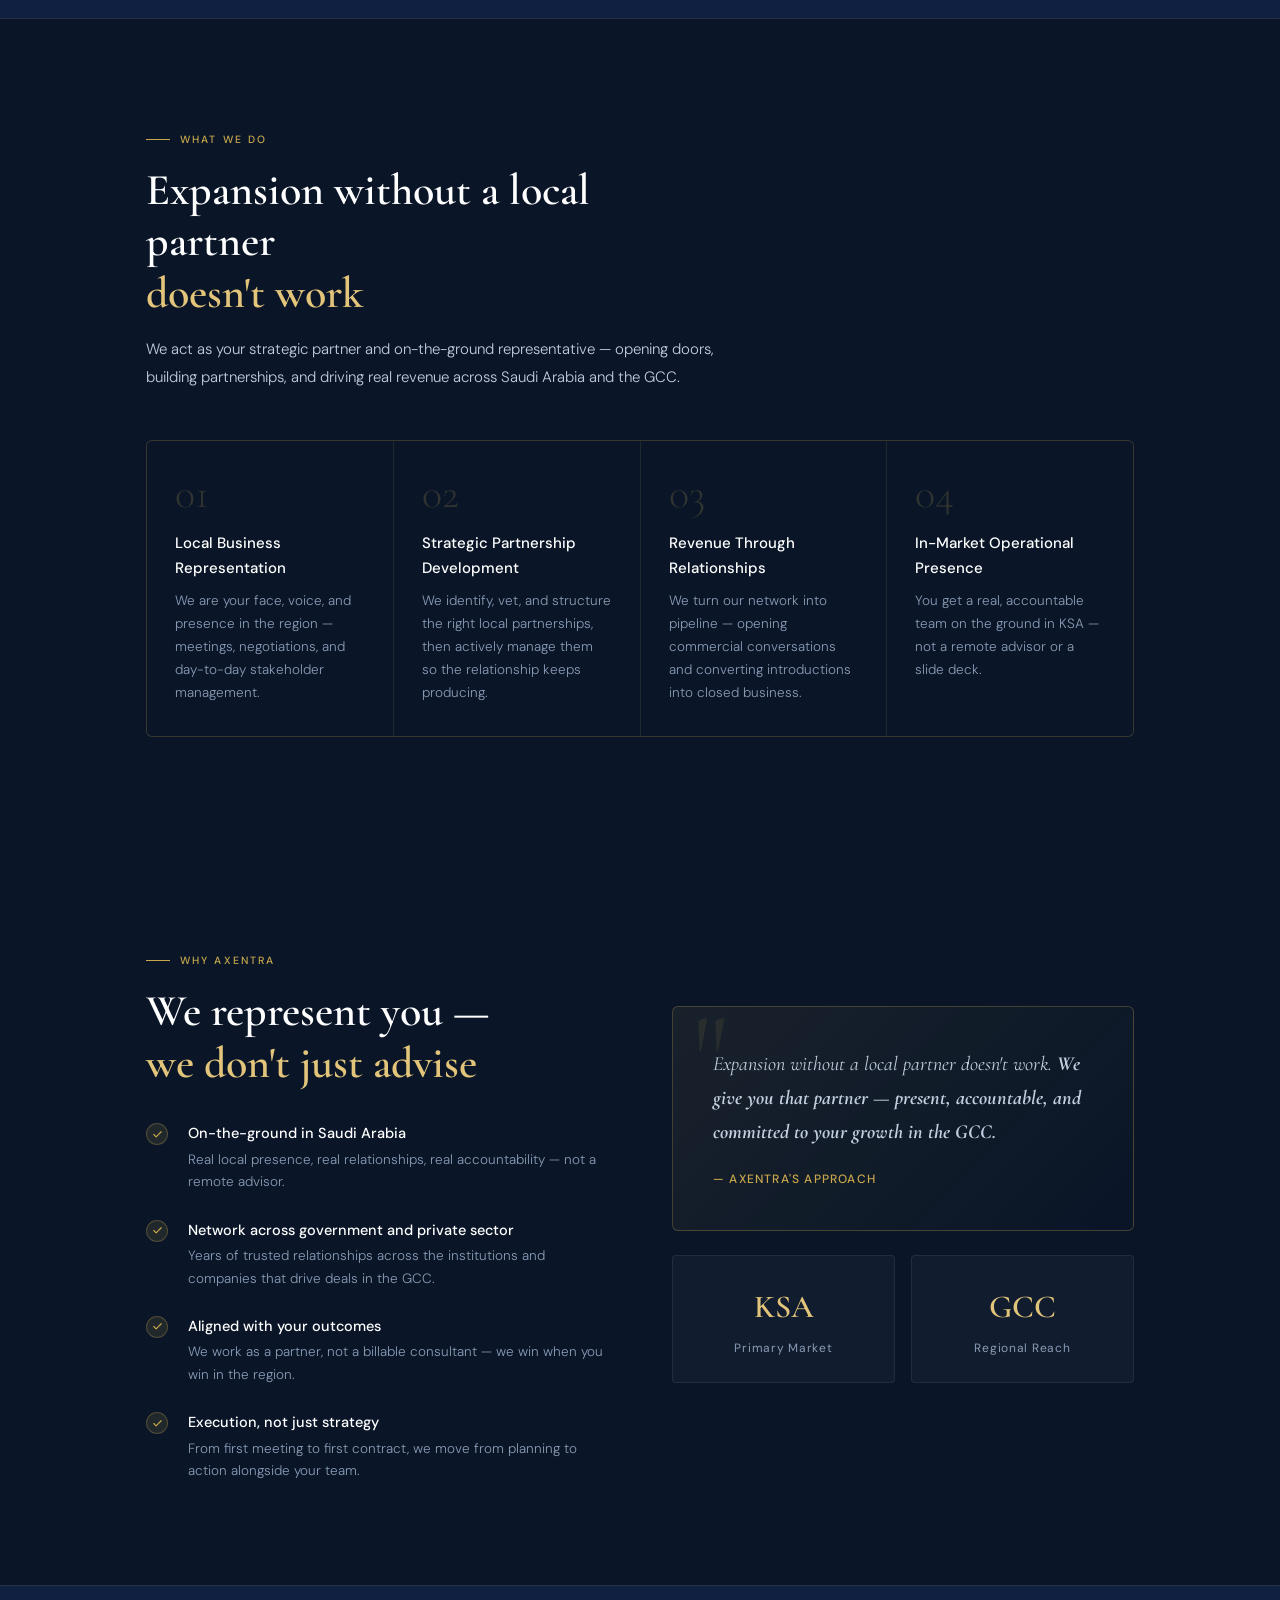
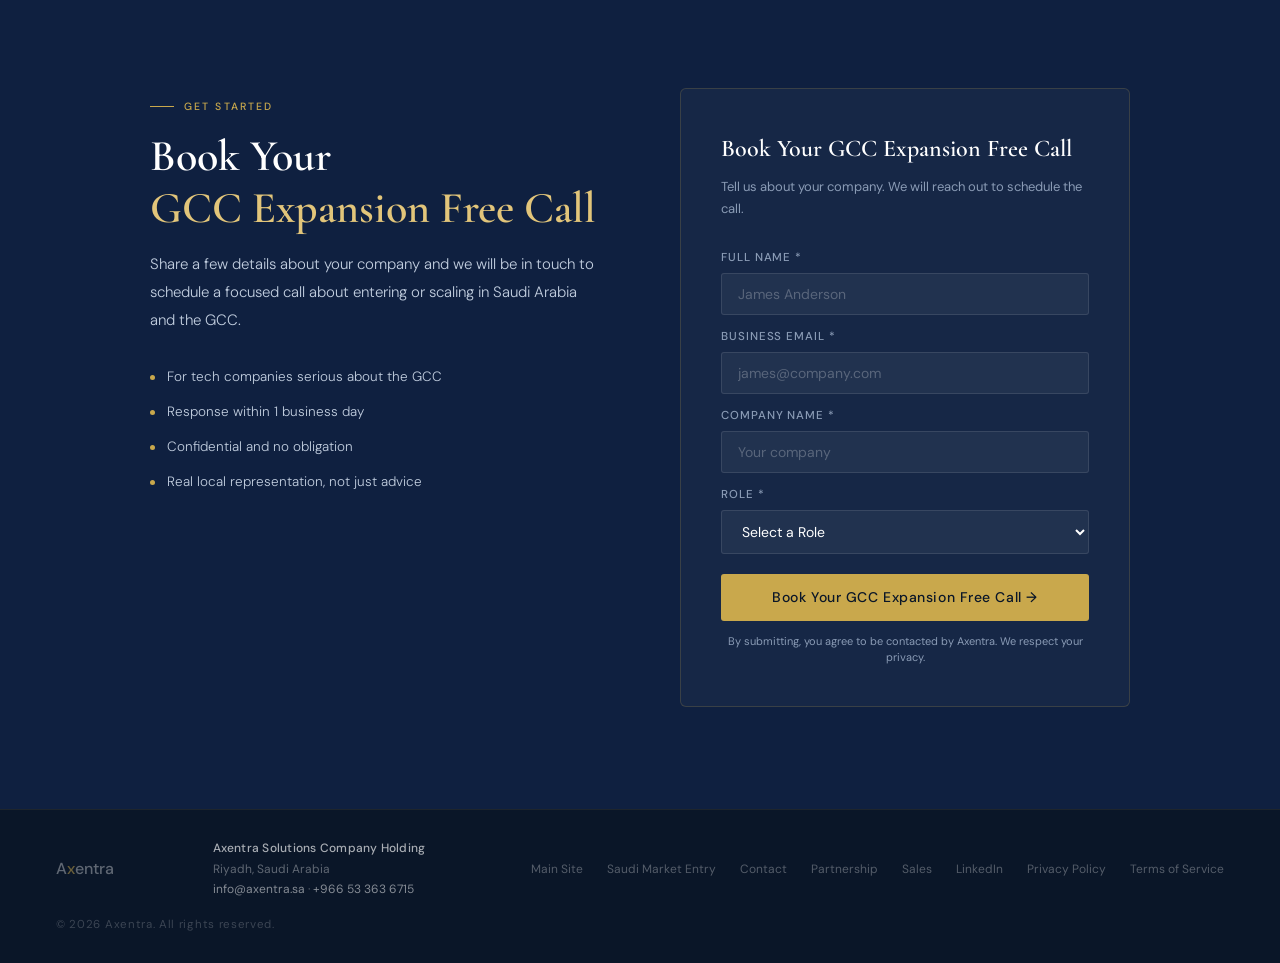
<file: lead/index.html>
<!DOCTYPE html>
<html lang="en">
<head>
  <!-- Google Tag Manager -->
  <script>(function(w,d,s,l,i){w[l]=w[l]||[];w[l].push({'gtm.start':
  new Date().getTime(),event:'gtm.js'});var f=d.getElementsByTagName(s)[0],
  j=d.createElement(s),dl=l!='dataLayer'?'&l='+l:'';j.async=true;j.src=
  'https://www.googletagmanager.com/gtm.js?id='+i+dl;f.parentNode.insertBefore(j,f);
  })(window,document,'script','dataLayer','GTM-MSKR2GPT');</script>
  <!-- End Google Tag Manager -->
  <!-- Google tag (gtag.js) -->
  <script async src="https://www.googletagmanager.com/gtag/js?id=AW-18113566600"></script>
  <script>
    window.dataLayer = window.dataLayer || [];
    function gtag(){dataLayer.push(arguments);}
    gtag('js', new Date());
    gtag('config', 'AW-18113566600');
  </script>
  <meta charset="UTF-8" />
  <meta name="viewport" content="width=device-width, initial-scale=1.0" />
  <title>Your Local Partner in Saudi &amp; GCC — Axentra</title>
  <meta name="description" content="Axentra helps tech companies enter and grow in Saudi Arabia and the GCC by acting as their local partner and in-market representative." />
  <meta name="theme-color" content="#0A1628" />
  <link rel="canonical" href="https://axentra.sa/lead" />
  <link rel="alternate" hreflang="en" href="https://axentra.sa/lead" />
  <link rel="preconnect" href="https://fonts.googleapis.com" />
  <link rel="preconnect" href="https://fonts.gstatic.com" crossorigin />
  <link href="https://fonts.googleapis.com/css2?family=Cormorant+Garamond:wght@300;400;600;700&family=DM+Sans:wght@300;400;500&display=swap" rel="stylesheet" />
  <link rel="stylesheet" href="/assets/styles.css" />
  <style>
    .audience-grid {
      display: grid;
      grid-template-columns: 1fr 1fr;
      gap: 1.5rem;
      margin-top: 2.5rem;
    }
    .audience-card {
      padding: 2rem 1.75rem;
      border: 1px solid var(--gold-bdr);
      border-radius: 6px;
      background: rgba(255,255,255,0.01);
    }
    .audience-card h3 {
      font-family: 'Cormorant Garamond', serif;
      font-size: 22px;
      font-weight: 600;
      color: var(--white);
      margin-bottom: 1.25rem;
    }
    .audience-card.is-not h3 { color: var(--text-body); }
    .audience-card ul {
      list-style: none;
      padding: 0;
      margin: 0;
      display: flex;
      flex-direction: column;
      gap: 0.85rem;
    }
    .audience-card li {
      font-size: 13.5px;
      font-weight: 300;
      color: var(--text-body);
      line-height: 1.65;
      padding-left: 1.6rem;
      position: relative;
    }
    .audience-card li::before {
      content: "";
      position: absolute;
      left: 0;
      top: 9px;
      width: 8px;
      height: 8px;
      border-radius: 50%;
      background: var(--gold);
    }
    .audience-card.is-not li::before {
      background: transparent;
      border: 1px solid var(--gold-bdr);
    }
    @media (max-width: 720px) {
      .audience-grid { grid-template-columns: 1fr; }
    }
  </style>
</head>
<body>
  <!-- Google Tag Manager (noscript) -->
  <noscript><iframe src="https://www.googletagmanager.com/ns.html?id=GTM-MSKR2GPT"
  height="0" width="0" style="display:none;visibility:hidden"></iframe></noscript>
  <!-- End Google Tag Manager (noscript) -->

  <!-- NAV -->
  <nav id="navbar">
    <a class="logo" href="/">A<span class="x">x</span>entra</a>
    <div class="nav-links">
      <a class="nav-link" href="/saudi-market-entry">Saudi Market Entry</a>
      <a class="nav-link" href="#what-we-do">What We Do</a>
      <a class="nav-link" href="#audience">Who It's For</a>
      <a class="nav-cta" href="#form">Book Your Free Call</a>
    </div>
  </nav>

  <!-- HERO -->
  <section id="hero" class="hero">
    <div class="hero-geo"><div class="hero-geo-inner"></div></div>
    <div class="hero-inner">
      <div class="hero-kicker fade-up">
        <div class="hero-kicker-line"></div>
        <span>Saudi &amp; GCC In-Market Representation</span>
      </div>
      <h1 class="fade-up fade-up-delay-1">
        Your Local Partner in Saudi &amp; GCC<br>We <em>Represent You</em>, Not Just Advise
      </h1>
      <p class="hero-sub fade-up fade-up-delay-2">
        We help tech companies enter and grow in the Saudi and GCC markets by acting as their local partner and in-market representative.
      </p>
      <div class="hero-cta-row fade-up fade-up-delay-3">
        <a class="btn-gold" href="#form">Book Your GCC Expansion Free Call</a>
        <a class="btn-ghost" href="#what-we-do">See How We Help</a>
      </div>
    </div>
  </section>

  <!-- AUDIENCE -->
  <section id="audience" class="section-problem">
    <div class="solution-header fade-up" style="text-align:center; max-width:760px; margin:0 auto 1rem;">
      <div class="sec-kicker" style="justify-content:center;">
        <div class="sec-kicker-line"></div>
        <span>Who This Is For</span>
      </div>
      <h2 class="sec-title">Built for serious<br><em>regional expansion</em></h2>
      <p class="sec-body">Axentra is a hands-on partner for established tech companies entering Saudi Arabia and the wider GCC — not a directory, a marketplace, or an advisory shop.</p>
    </div>
    <div class="audience-grid">
      <div class="audience-card fade-up">
        <h3>This is for</h3>
        <ul>
          <li>Tech companies expanding to Saudi Arabia and the GCC</li>
          <li>Organizations that lack a local market presence</li>
          <li>Teams looking to build genuine regional partnerships</li>
          <li>Businesses ready to commit to long-term in-market growth</li>
        </ul>
      </div>
      <div class="audience-card is-not fade-up fade-up-delay-1">
        <h3>This is NOT for</h3>
        <ul>
          <li>Individual professionals or freelancers</li>
          <li>Job applicants or candidates seeking employment</li>
          <li>Pre-revenue or nascent startup ventures</li>
          <li>Teams looking only for written advice or research</li>
        </ul>
      </div>
    </div>
  </section>

  <!-- WHAT WE DO -->
  <section id="what-we-do" class="section-solution">
    <div class="solution-header fade-up">
      <div class="sec-kicker">
        <div class="sec-kicker-line"></div>
        <span>What We Do</span>
      </div>
      <h2 class="sec-title">Expansion without a local partner<br><em>doesn't work</em></h2>
      <p class="sec-body">We act as your strategic partner and on-the-ground representative — opening doors, building partnerships, and driving real revenue across Saudi Arabia and the GCC.</p>
    </div>
    <div class="solution-grid">
      <div class="sol-card fade-up">
        <div class="sol-num">01</div>
        <h3>Local Business Representation</h3>
        <p>We are your face, voice, and presence in the region — meetings, negotiations, and day-to-day stakeholder management.</p>
      </div>
      <div class="sol-card fade-up fade-up-delay-1">
        <div class="sol-num">02</div>
        <h3>Strategic Partnership Development</h3>
        <p>We identify, vet, and structure the right local partnerships, then actively manage them so the relationship keeps producing.</p>
      </div>
      <div class="sol-card fade-up fade-up-delay-2">
        <div class="sol-num">03</div>
        <h3>Revenue Through Relationships</h3>
        <p>We turn our network into pipeline — opening commercial conversations and converting introductions into closed business.</p>
      </div>
      <div class="sol-card fade-up fade-up-delay-3">
        <div class="sol-num">04</div>
        <h3>In-Market Operational Presence</h3>
        <p>You get a real, accountable team on the ground in KSA — not a remote advisor or a slide deck.</p>
      </div>
    </div>
  </section>

  <!-- WHY -->
  <section id="why" class="section-why">
    <div class="why-grid">
      <div>
        <div class="sec-kicker fade-up">
          <div class="sec-kicker-line"></div>
          <span>Why Axentra</span>
        </div>
        <h2 class="sec-title fade-up">We represent you —<br><em>we don't just advise</em></h2>
        <div class="why-list">
          <div class="why-item fade-up">
            <div class="why-check"><svg viewBox="0 0 24 24"><polyline points="20 6 9 17 4 12"/></svg></div>
            <div class="why-item-text">
              <h4>On-the-ground in Saudi Arabia</h4>
              <p>Real local presence, real relationships, real accountability — not a remote advisor.</p>
            </div>
          </div>
          <div class="why-item fade-up fade-up-delay-1">
            <div class="why-check"><svg viewBox="0 0 24 24"><polyline points="20 6 9 17 4 12"/></svg></div>
            <div class="why-item-text">
              <h4>Network across government and private sector</h4>
              <p>Years of trusted relationships across the institutions and companies that drive deals in the GCC.</p>
            </div>
          </div>
          <div class="why-item fade-up fade-up-delay-2">
            <div class="why-check"><svg viewBox="0 0 24 24"><polyline points="20 6 9 17 4 12"/></svg></div>
            <div class="why-item-text">
              <h4>Aligned with your outcomes</h4>
              <p>We work as a partner, not a billable consultant — we win when you win in the region.</p>
            </div>
          </div>
          <div class="why-item fade-up fade-up-delay-3">
            <div class="why-check"><svg viewBox="0 0 24 24"><polyline points="20 6 9 17 4 12"/></svg></div>
            <div class="why-item-text">
              <h4>Execution, not just strategy</h4>
              <p>From first meeting to first contract, we move from planning to action alongside your team.</p>
            </div>
          </div>
        </div>
      </div>
      <div>
        <div class="trust-block fade-up" style="margin-top: 4rem;">
          <p>Expansion without a local partner doesn't work. <strong>We give you that partner — present, accountable, and committed to your growth in the GCC.</strong></p>
          <div class="trust-source">— Axentra's Approach</div>
        </div>
        <div style="display:grid; grid-template-columns:1fr 1fr; gap:1rem; margin-top:1.5rem;">
          <div class="svc-card fade-up" style="text-align:center; padding:1.5rem 1rem;">
            <div style="font-family:'Cormorant Garamond',serif; font-size:32px; font-weight:600; color:var(--gold-light); margin-bottom:4px;">KSA</div>
            <div style="font-size:12px; color:var(--text-body); letter-spacing:0.06em;">Primary Market</div>
          </div>
          <div class="svc-card fade-up fade-up-delay-1" style="text-align:center; padding:1.5rem 1rem;">
            <div style="font-family:'Cormorant Garamond',serif; font-size:32px; font-weight:600; color:var(--gold-light); margin-bottom:4px;">GCC</div>
            <div style="font-size:12px; color:var(--text-body); letter-spacing:0.06em;">Regional Reach</div>
          </div>
        </div>
      </div>
    </div>
  </section>

  <!-- FORM -->
  <section id="form" class="section-form">
    <div class="form-inner">
      <div class="form-left">
        <div class="sec-kicker fade-up">
          <div class="sec-kicker-line"></div>
          <span>Get Started</span>
        </div>
        <h2 class="sec-title fade-up">Book Your<br><em>GCC Expansion Free Call</em></h2>
        <p class="sec-body fade-up">Share a few details about your company and we will be in touch to schedule a focused call about entering or scaling in Saudi Arabia and the GCC.</p>
        <div class="form-features fade-up">
          <div class="form-feature"><div class="form-feature-dot"></div>For tech companies serious about the GCC</div>
          <div class="form-feature"><div class="form-feature-dot"></div>Response within 1 business day</div>
          <div class="form-feature"><div class="form-feature-dot"></div>Confidential and no obligation</div>
          <div class="form-feature"><div class="form-feature-dot"></div>Real local representation, not just advice</div>
        </div>
      </div>

      <div class="form-card fade-up">
        <h3>Book Your GCC Expansion Free Call</h3>
        <p class="form-sub">Tell us about your company. We will reach out to schedule the call.</p>

        <form id="lead-form" name="lead-capture" method="POST" data-netlify="true" data-netlify-recaptcha="true" netlify-honeypot="bot-field" action="/lead/thank-you/">
          <input type="hidden" name="form-name" value="lead-capture" />
          <input type="hidden" name="subject" value="New Lead — Axentra (GCC Expansion)" />
          <p class="hp-field" aria-hidden="true">
            <label>Don't fill this out: <input name="bot-field" tabindex="-1" autocomplete="off" /></label>
          </p>
          <div class="form-row">
            <div class="form-group">
              <label for="name">Full Name *</label>
              <input type="text" id="name" name="name" placeholder="James Anderson" required />
            </div>
            <div class="form-group">
              <label for="email">Business Email *</label>
              <input type="email" id="email" name="email" placeholder="james@company.com" required />
            </div>
            <div class="form-group">
              <label for="company">Company Name *</label>
              <input type="text" id="company" name="company" placeholder="Your company" required />
            </div>
            <div class="form-group">
              <label for="role">Role *</label>
              <select id="role" name="role" required>
                <option value="" disabled selected>Select a Role</option>
                <option value="Founder / CEO">Founder / CEO</option>
                <option value="C-Level Executive">C-Level Executive</option>
                <option value="VP / Head of Sales">VP / Head of Sales</option>
                <option value="VP / Head of Business Development">VP / Head of Business Development</option>
                <option value="Head of International / Expansion">Head of International / Expansion</option>
                <option value="Country / Regional Manager">Country / Regional Manager</option>
                <option value="Marketing Lead">Marketing Lead</option>
                <option value="Other">Other</option>
              </select>
            </div>
          </div>
          <div data-netlify-recaptcha="true"></div>
          <button type="submit" class="btn-submit">Book Your GCC Expansion Free Call →</button>
          <p class="form-disclaimer">By submitting, you agree to be contacted by Axentra. We respect your privacy.</p>
        </form>
      </div>
    </div>
  </section>

  <!-- FOOTER -->
  <footer>
    <div class="footer-logo">A<span class="x">x</span>entra</div>
    <div class="footer-company">
      <p class="footer-company-name">Axentra Solutions Company Holding</p>
      <p>Riyadh, Saudi Arabia</p>
      <p><a href="mailto:info@axentra.sa">info@axentra.sa</a> · <a href="tel:+966533636715" dir="ltr">+966 53 363 6715</a></p>
    </div>
    <div class="footer-links">
      <a href="/">Main Site</a>
      <a href="/saudi-market-entry">Saudi Market Entry</a>
      <a href="mailto:info@axentra.sa">Contact</a>
      <a href="mailto:Partnership@axentra.sa">Partnership</a>
      <a href="mailto:Sales@axentra.sa">Sales</a>
      <a href="https://linkedin.com/company/axentra-sa" target="_blank" rel="noopener">LinkedIn</a>
      <a href="/privacy-policy">Privacy Policy</a>
      <a href="/terms">Terms of Service</a>
    </div>
    <p>&copy; 2026 Axentra. All rights reserved.</p>
  </footer>

  <script>
    const nav = document.getElementById('navbar');
    window.addEventListener('scroll', () => {
      nav.classList.toggle('scrolled', window.scrollY > 60);
    }, { passive: true });

    const observer = new IntersectionObserver((entries) => {
      entries.forEach(e => {
        if (e.isIntersecting) { e.target.classList.add('visible'); observer.unobserve(e.target); }
      });
    }, { threshold: 0.1 });
    document.querySelectorAll('.fade-up').forEach(el => observer.observe(el));
  </script>
<!-- Start of HubSpot Embed Code -->
  <script type="text/javascript" id="hs-script-loader" async defer src="//js-eu1.hs-scripts.com/148391729.js"></script>
<!-- End of HubSpot Embed Code -->
</body>
</html>
</file>
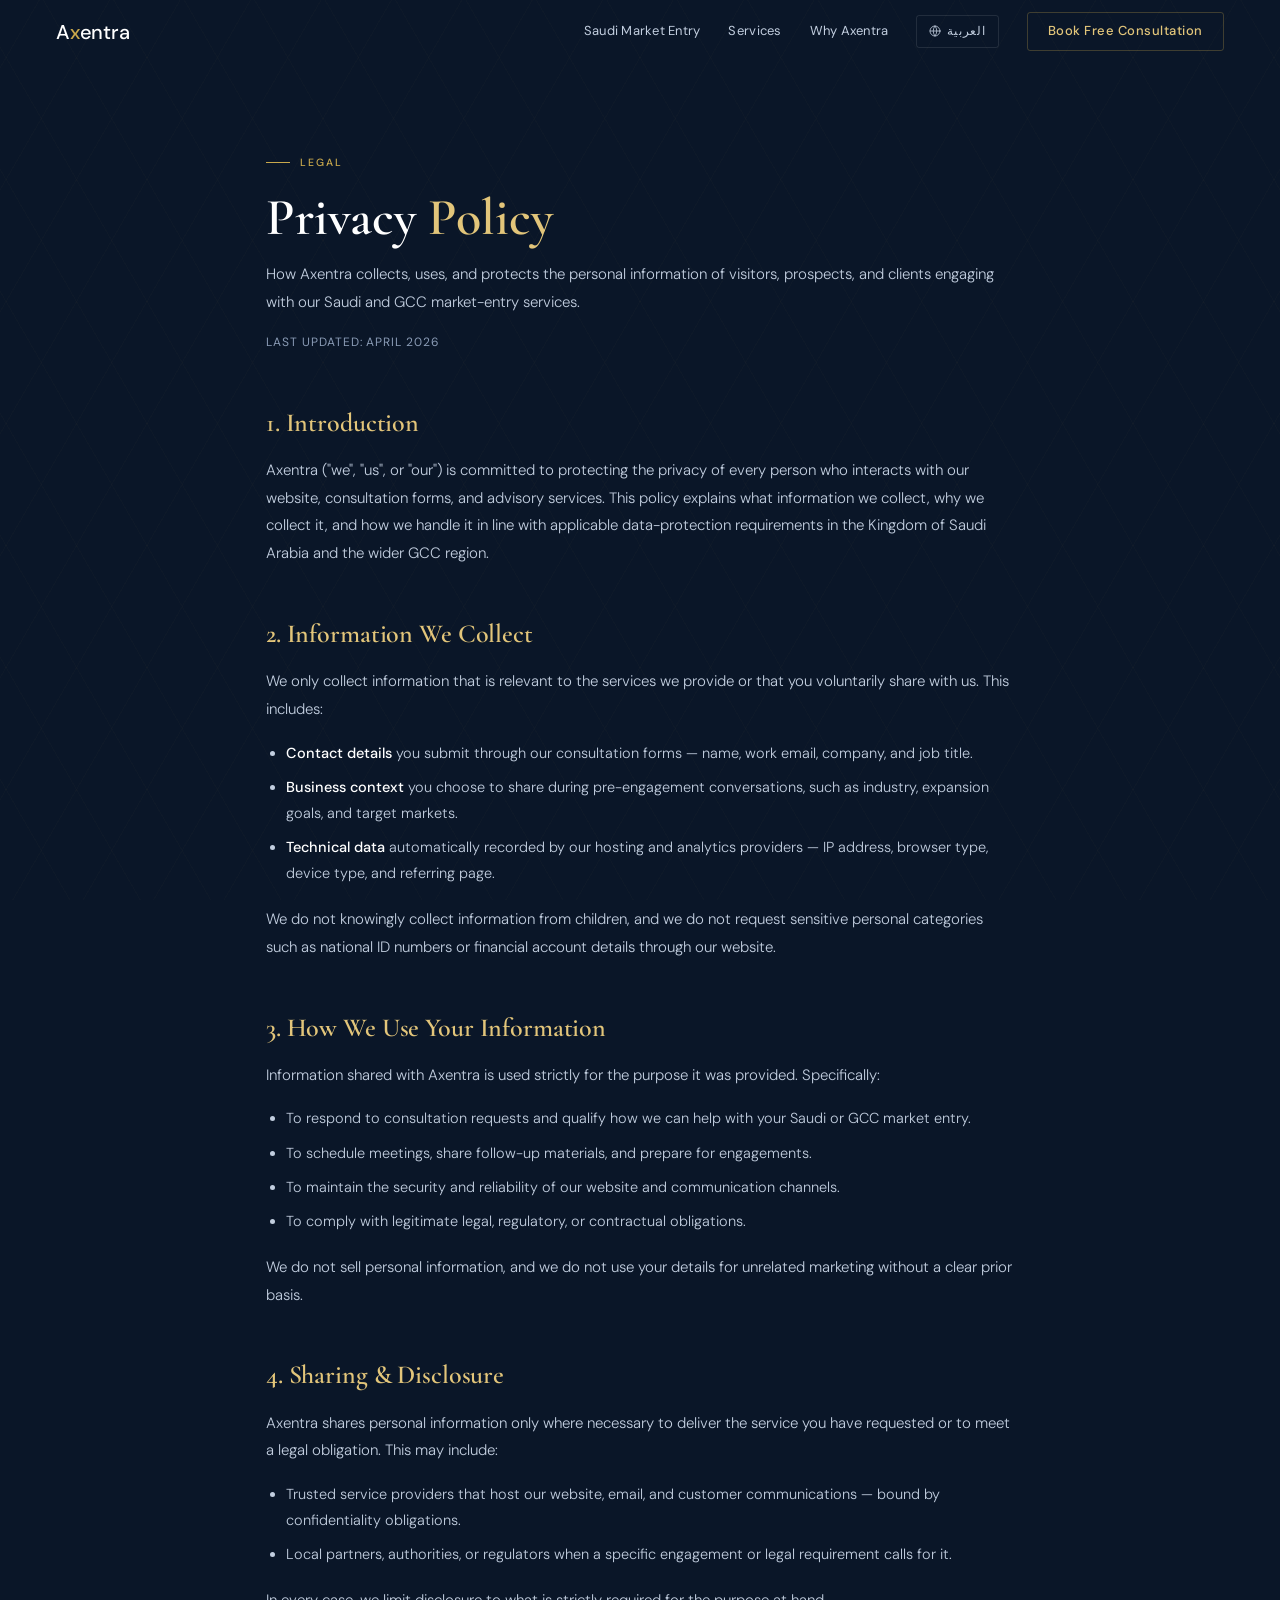
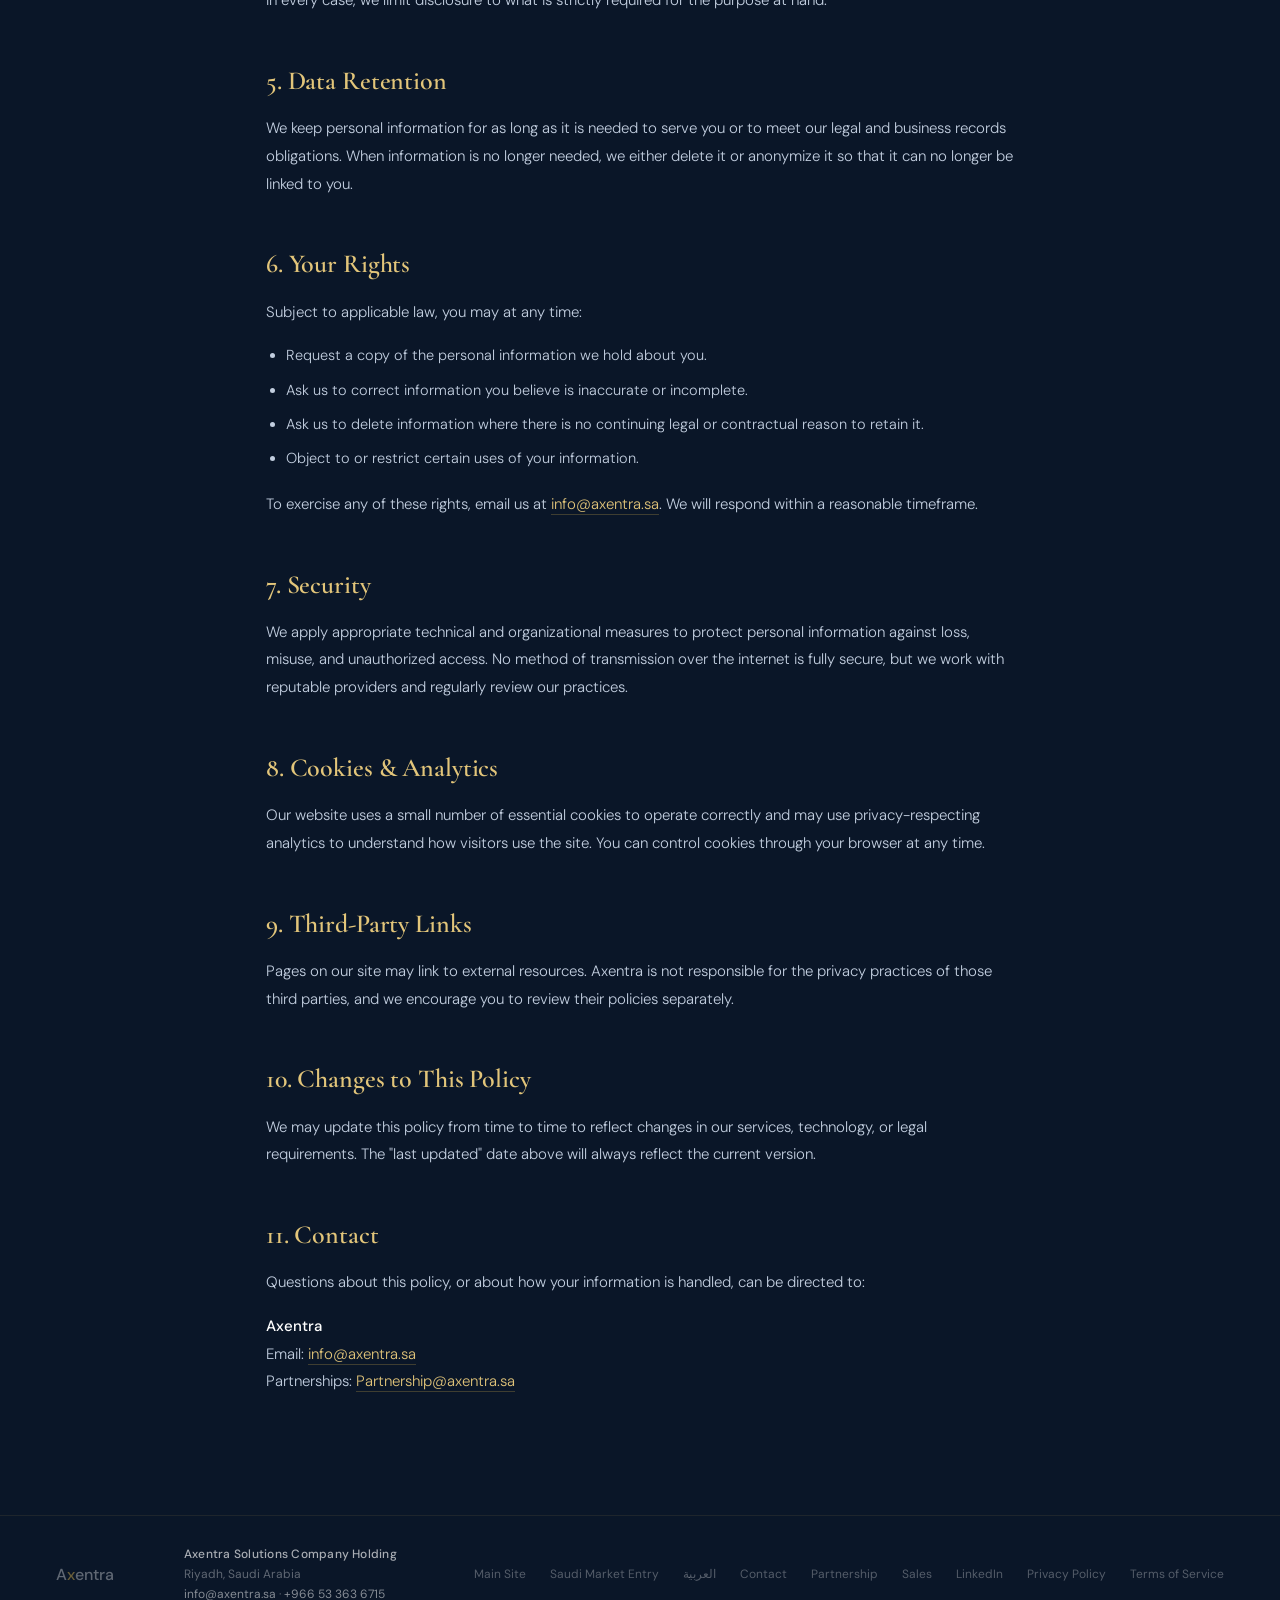
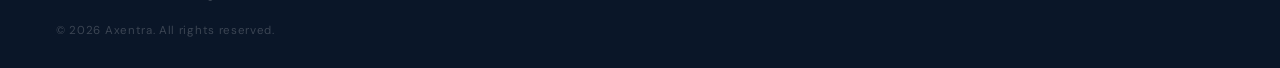
<file: privacy-policy/index.html>
<!DOCTYPE html>
<html lang="en">
<head>
  <!-- Google Tag Manager -->
  <script>(function(w,d,s,l,i){w[l]=w[l]||[];w[l].push({'gtm.start':
  new Date().getTime(),event:'gtm.js'});var f=d.getElementsByTagName(s)[0],
  j=d.createElement(s),dl=l!='dataLayer'?'&l='+l:'';j.async=true;j.src=
  'https://www.googletagmanager.com/gtm.js?id='+i+dl;f.parentNode.insertBefore(j,f);
  })(window,document,'script','dataLayer','GTM-MSKR2GPT');</script>
  <!-- End Google Tag Manager -->
  <!-- Google tag (gtag.js) -->
  <script async src="https://www.googletagmanager.com/gtag/js?id=AW-18113566600"></script>
  <script>
    window.dataLayer = window.dataLayer || [];
    function gtag(){dataLayer.push(arguments);}
    gtag('js', new Date());
    gtag('config', 'AW-18113566600');
  </script>
  <meta charset="UTF-8" />
  <meta name="viewport" content="width=device-width, initial-scale=1.0" />
  <title>Privacy Policy — Axentra</title>
  <meta name="description" content="How Axentra collects, uses, and protects the personal information of visitors, prospects, and clients engaging with our Saudi and GCC market-entry services." />
  <meta name="theme-color" content="#0A1628" />
  <link rel="canonical" href="https://axentra.sa/privacy-policy" />
  <link rel="alternate" hreflang="en" href="https://axentra.sa/privacy-policy" />
  <link rel="alternate" hreflang="ar" href="https://axentra.sa/ar/privacy-policy" />
  <link rel="preconnect" href="https://fonts.googleapis.com" />
  <link rel="preconnect" href="https://fonts.gstatic.com" crossorigin />
  <link href="https://fonts.googleapis.com/css2?family=Cormorant+Garamond:wght@300;400;600;700&family=DM+Sans:wght@300;400;500&display=swap" rel="stylesheet" />
  <link rel="stylesheet" href="/assets/styles.css" />
</head>
<body>
  <!-- Google Tag Manager (noscript) -->
  <noscript><iframe src="https://www.googletagmanager.com/ns.html?id=GTM-MSKR2GPT"
  height="0" width="0" style="display:none;visibility:hidden"></iframe></noscript>
  <!-- End Google Tag Manager (noscript) -->

  <!-- NAV -->
  <nav id="navbar">
    <a class="logo" href="/">A<span class="x">x</span>entra</a>
    <div class="nav-links">
      <a class="nav-link" href="/saudi-market-entry">Saudi Market Entry</a>
      <a class="nav-link" href="/#services">Services</a>
      <a class="nav-link" href="/#why">Why Axentra</a>
      <a class="lang-switch" href="/ar/privacy-policy" hreflang="ar" aria-label="Switch to Arabic">
        <svg class="lang-switch-globe" viewBox="0 0 24 24"><circle cx="12" cy="12" r="10"/><path d="M2 12h20M12 2a15 15 0 0 1 0 20M12 2a15 15 0 0 0 0 20"/></svg>
        العربية
      </a>
      <a class="nav-cta" href="/#form">Book Free Consultation</a>
    </div>
  </nav>

  <!-- LEGAL CONTENT -->
  <section class="section-legal">
    <div class="legal-header fade-up">
      <div class="sec-kicker">
        <div class="sec-kicker-line"></div>
        <span>Legal</span>
      </div>
      <h1 class="sec-title">Privacy <em>Policy</em></h1>
      <p class="sec-body">How Axentra collects, uses, and protects the personal information of visitors, prospects, and clients engaging with our Saudi and GCC market-entry services.</p>
      <div class="legal-meta">Last updated: April 2026</div>
    </div>

    <div class="legal-body fade-up">
      <h2>1. Introduction</h2>
      <p>Axentra ("we", "us", or "our") is committed to protecting the privacy of every person who interacts with our website, consultation forms, and advisory services. This policy explains what information we collect, why we collect it, and how we handle it in line with applicable data-protection requirements in the Kingdom of Saudi Arabia and the wider GCC region.</p>

      <h2>2. Information We Collect</h2>
      <p>We only collect information that is relevant to the services we provide or that you voluntarily share with us. This includes:</p>
      <ul>
        <li><strong>Contact details</strong> you submit through our consultation forms — name, work email, company, and job title.</li>
        <li><strong>Business context</strong> you choose to share during pre-engagement conversations, such as industry, expansion goals, and target markets.</li>
        <li><strong>Technical data</strong> automatically recorded by our hosting and analytics providers — IP address, browser type, device type, and referring page.</li>
      </ul>
      <p>We do not knowingly collect information from children, and we do not request sensitive personal categories such as national ID numbers or financial account details through our website.</p>

      <h2>3. How We Use Your Information</h2>
      <p>Information shared with Axentra is used strictly for the purpose it was provided. Specifically:</p>
      <ul>
        <li>To respond to consultation requests and qualify how we can help with your Saudi or GCC market entry.</li>
        <li>To schedule meetings, share follow-up materials, and prepare for engagements.</li>
        <li>To maintain the security and reliability of our website and communication channels.</li>
        <li>To comply with legitimate legal, regulatory, or contractual obligations.</li>
      </ul>
      <p>We do not sell personal information, and we do not use your details for unrelated marketing without a clear prior basis.</p>

      <h2>4. Sharing &amp; Disclosure</h2>
      <p>Axentra shares personal information only where necessary to deliver the service you have requested or to meet a legal obligation. This may include:</p>
      <ul>
        <li>Trusted service providers that host our website, email, and customer communications — bound by confidentiality obligations.</li>
        <li>Local partners, authorities, or regulators when a specific engagement or legal requirement calls for it.</li>
      </ul>
      <p>In every case, we limit disclosure to what is strictly required for the purpose at hand.</p>

      <h2>5. Data Retention</h2>
      <p>We keep personal information for as long as it is needed to serve you or to meet our legal and business records obligations. When information is no longer needed, we either delete it or anonymize it so that it can no longer be linked to you.</p>

      <h2>6. Your Rights</h2>
      <p>Subject to applicable law, you may at any time:</p>
      <ul>
        <li>Request a copy of the personal information we hold about you.</li>
        <li>Ask us to correct information you believe is inaccurate or incomplete.</li>
        <li>Ask us to delete information where there is no continuing legal or contractual reason to retain it.</li>
        <li>Object to or restrict certain uses of your information.</li>
      </ul>
      <p>To exercise any of these rights, email us at <a href="mailto:info@axentra.sa">info@axentra.sa</a>. We will respond within a reasonable timeframe.</p>

      <h2>7. Security</h2>
      <p>We apply appropriate technical and organizational measures to protect personal information against loss, misuse, and unauthorized access. No method of transmission over the internet is fully secure, but we work with reputable providers and regularly review our practices.</p>

      <h2>8. Cookies &amp; Analytics</h2>
      <p>Our website uses a small number of essential cookies to operate correctly and may use privacy-respecting analytics to understand how visitors use the site. You can control cookies through your browser at any time.</p>

      <h2>9. Third-Party Links</h2>
      <p>Pages on our site may link to external resources. Axentra is not responsible for the privacy practices of those third parties, and we encourage you to review their policies separately.</p>

      <h2>10. Changes to This Policy</h2>
      <p>We may update this policy from time to time to reflect changes in our services, technology, or legal requirements. The "last updated" date above will always reflect the current version.</p>

      <h2>11. Contact</h2>
      <p>Questions about this policy, or about how your information is handled, can be directed to:</p>
      <p><strong>Axentra</strong><br>
      Email: <a href="mailto:info@axentra.sa">info@axentra.sa</a><br>
      Partnerships: <a href="mailto:Partnership@axentra.sa">Partnership@axentra.sa</a></p>
    </div>
  </section>

  <!-- FOOTER -->
  <footer>
    <div class="footer-logo">A<span class="x">x</span>entra</div>
    <div class="footer-company">
      <p class="footer-company-name">Axentra Solutions Company Holding</p>
      <p>Riyadh, Saudi Arabia</p>
      <p><a href="mailto:info@axentra.sa">info@axentra.sa</a> · <a href="tel:+966533636715" dir="ltr">+966 53 363 6715</a></p>
    </div>
    <div class="footer-links">
      <a href="/">Main Site</a>
      <a href="/saudi-market-entry">Saudi Market Entry</a>
      <a href="/ar/privacy-policy">العربية</a>
      <a href="mailto:info@axentra.sa">Contact</a>
      <a href="mailto:Partnership@axentra.sa">Partnership</a>
      <a href="mailto:Sales@axentra.sa">Sales</a>
      <a href="https://linkedin.com/company/axentra-sa" target="_blank" rel="noopener">LinkedIn</a>
      <a href="/privacy-policy">Privacy Policy</a>
      <a href="/terms">Terms of Service</a>
    </div>
    <p>&copy; 2026 Axentra. All rights reserved.</p>
  </footer>

  <script>
    const nav = document.getElementById('navbar');
    window.addEventListener('scroll', () => {
      nav.classList.toggle('scrolled', window.scrollY > 60);
    }, { passive: true });

    const observer = new IntersectionObserver((entries) => {
      entries.forEach(e => {
        if (e.isIntersecting) { e.target.classList.add('visible'); observer.unobserve(e.target); }
      });
    }, { threshold: 0.1 });
    document.querySelectorAll('.fade-up').forEach(el => observer.observe(el));
  </script>
<!-- Start of HubSpot Embed Code -->
  <script type="text/javascript" id="hs-script-loader" async defer src="//js-eu1.hs-scripts.com/148391729.js"></script>
<!-- End of HubSpot Embed Code -->
</body>
</html>
</file>
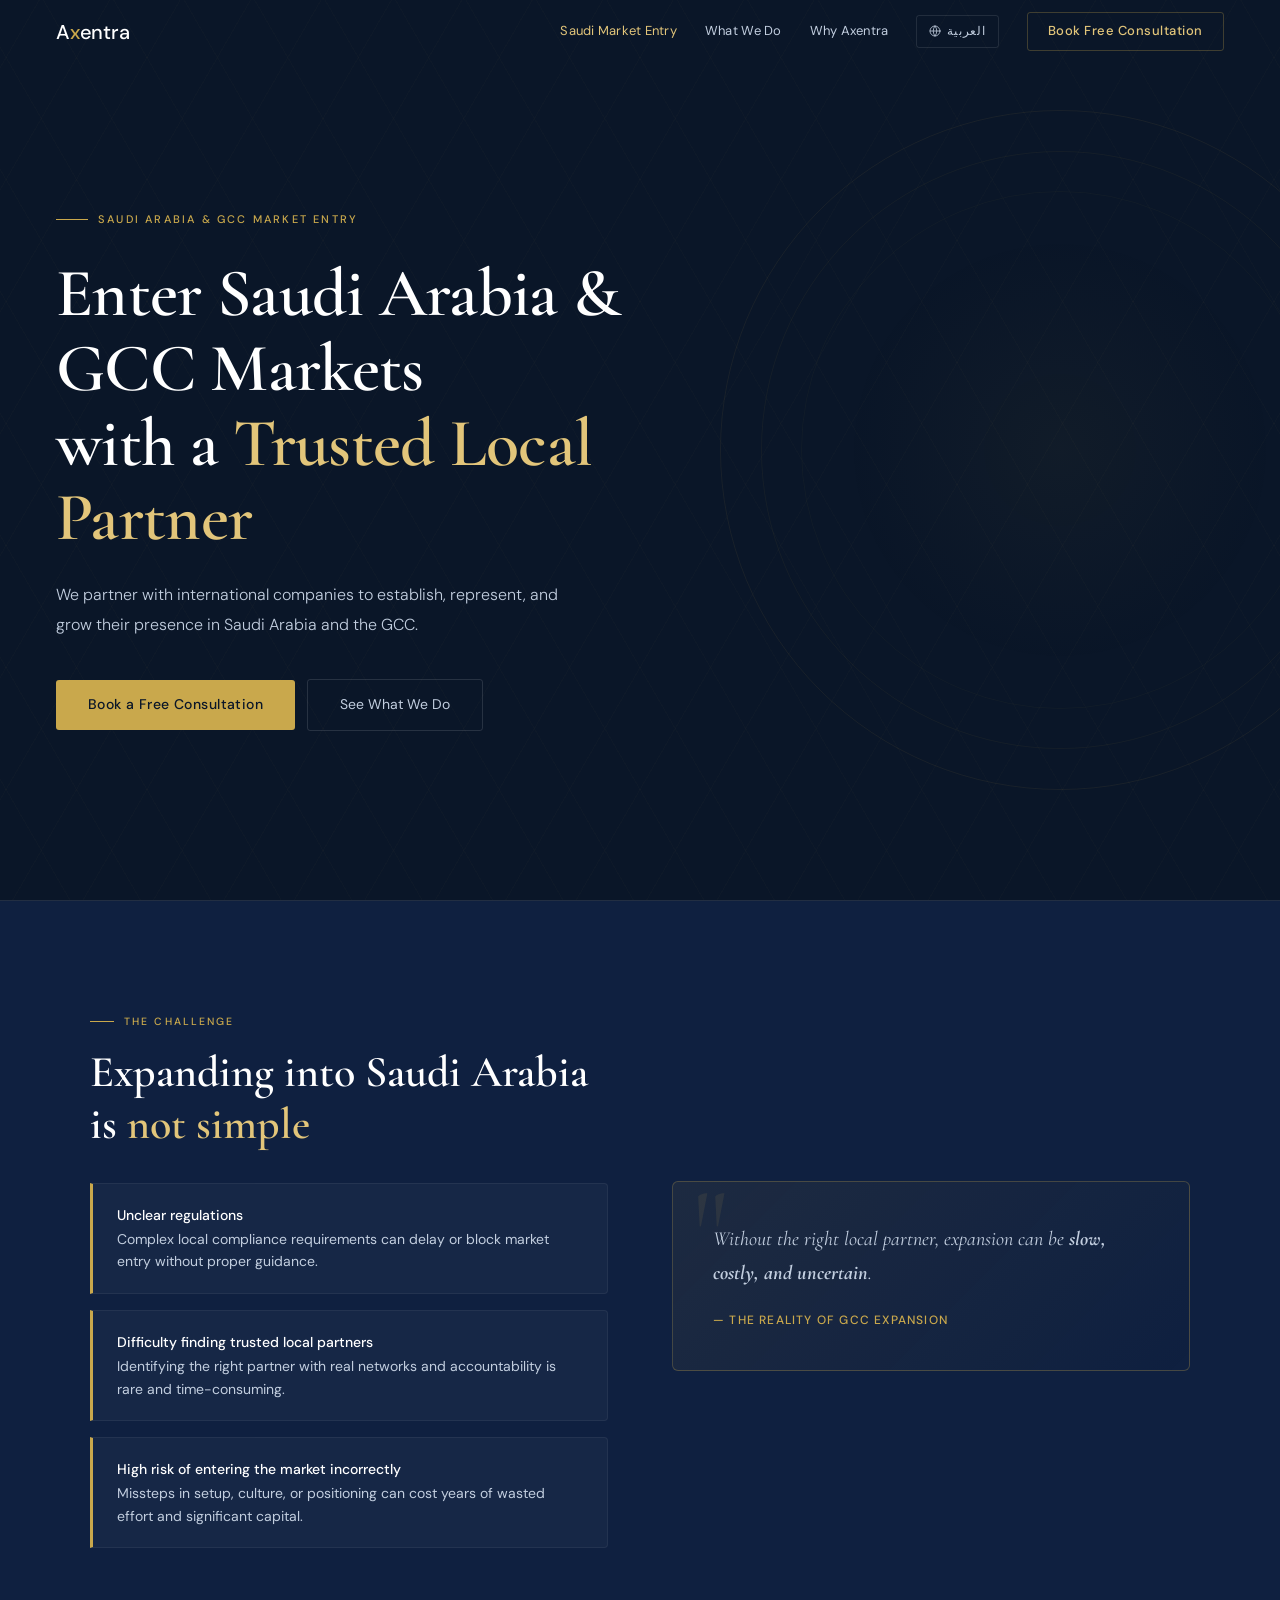
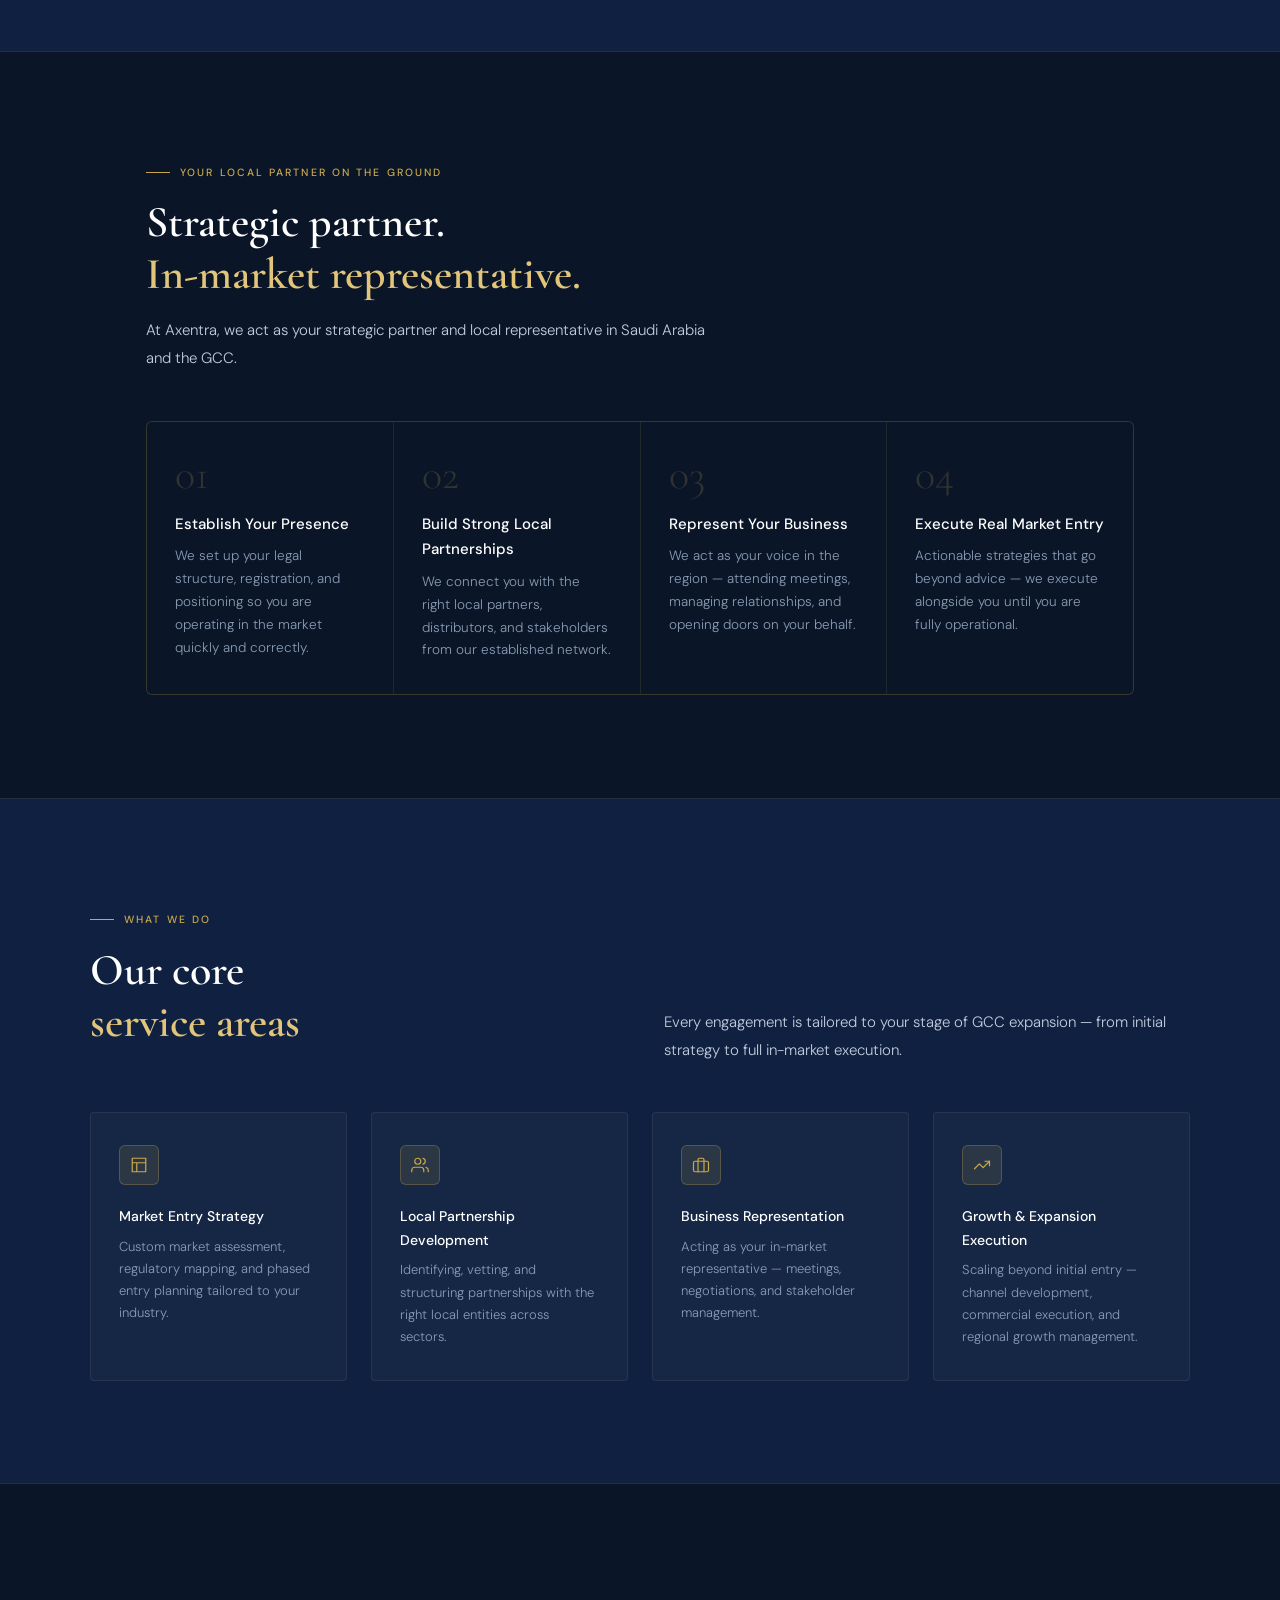
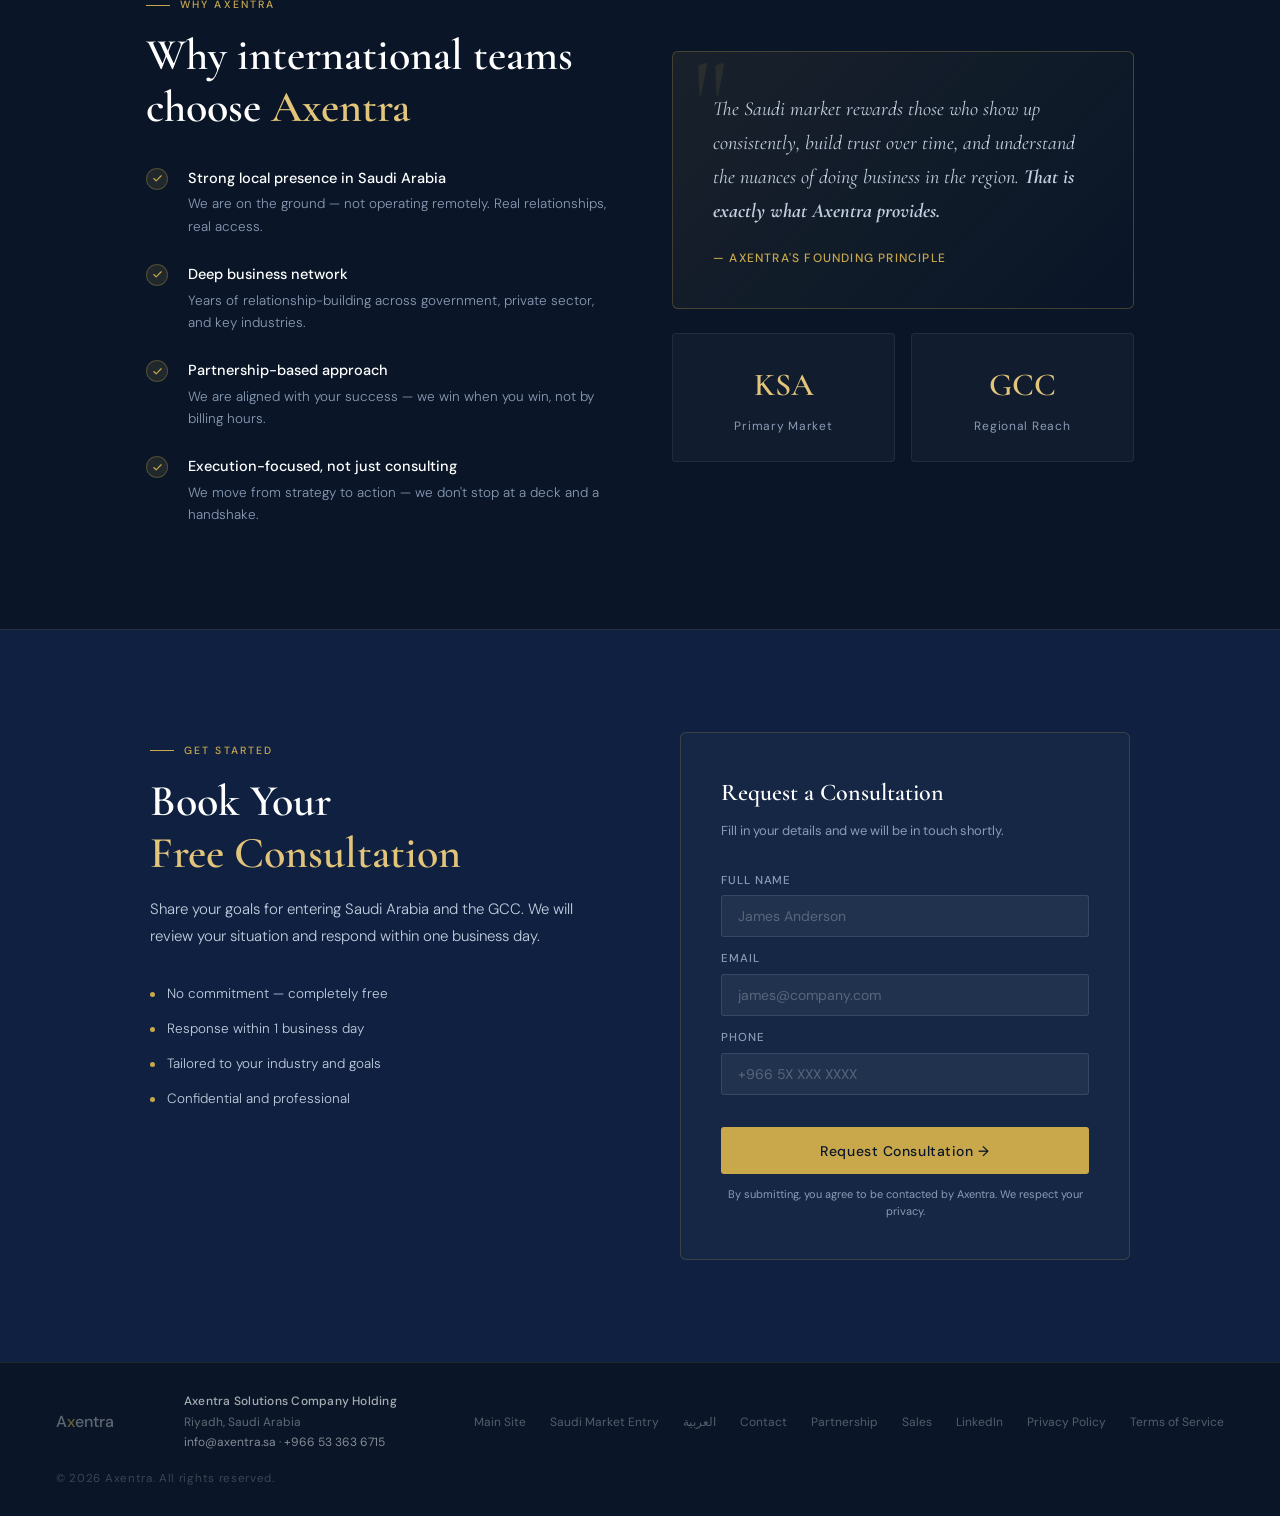
<file: saudi-market-entry/index.html>
<!DOCTYPE html>
<html lang="en">
<head>
  <!-- Google Tag Manager -->
  <script>(function(w,d,s,l,i){w[l]=w[l]||[];w[l].push({'gtm.start':
  new Date().getTime(),event:'gtm.js'});var f=d.getElementsByTagName(s)[0],
  j=d.createElement(s),dl=l!='dataLayer'?'&l='+l:'';j.async=true;j.src=
  'https://www.googletagmanager.com/gtm.js?id='+i+dl;f.parentNode.insertBefore(j,f);
  })(window,document,'script','dataLayer','GTM-MSKR2GPT');</script>
  <!-- End Google Tag Manager -->
  <!-- Google tag (gtag.js) -->
  <script async src="https://www.googletagmanager.com/gtag/js?id=AW-18113566600"></script>
  <script>
    window.dataLayer = window.dataLayer || [];
    function gtag(){dataLayer.push(arguments);}
    gtag('js', new Date());
    gtag('config', 'AW-18113566600');
  </script>
  <meta charset="UTF-8" />
  <meta name="viewport" content="width=device-width, initial-scale=1.0" />
  <title>Saudi Market Entry — Axentra</title>
  <meta name="description" content="A dedicated landing page for international companies entering Saudi Arabia and the GCC with Axentra as a trusted local partner." />
  <meta name="theme-color" content="#0A1628" />
  <link rel="canonical" href="https://axentra.sa/saudi-market-entry" />
  <link rel="alternate" hreflang="en" href="https://axentra.sa/saudi-market-entry" />
  <link rel="alternate" hreflang="ar" href="https://axentra.sa/ar/saudi-market-entry" />
  <meta property="og:type" content="website" />
  <meta property="og:locale" content="en_US" />
  <meta property="og:locale:alternate" content="ar_SA" />
  <meta property="og:site_name" content="Axentra" />
  <meta property="og:url" content="https://axentra.sa/saudi-market-entry" />
  <meta property="og:title" content="Saudi Market Entry — Axentra" />
  <meta property="og:description" content="A dedicated landing page for international companies entering Saudi Arabia and the GCC with Axentra as a trusted local partner." />
  <meta name="twitter:card" content="summary_large_image" />
  <meta name="twitter:title" content="Saudi Market Entry — Axentra" />
  <meta name="twitter:description" content="A dedicated landing page for international companies entering Saudi Arabia and the GCC with Axentra as a trusted local partner." />
  <link rel="preconnect" href="https://fonts.googleapis.com" />
  <link rel="preconnect" href="https://fonts.gstatic.com" crossorigin />
  <link href="https://fonts.googleapis.com/css2?family=Cormorant+Garamond:wght@300;400;600;700&family=DM+Sans:wght@300;400;500&display=swap" rel="stylesheet" />
  <link rel="stylesheet" href="/assets/styles.css" />
</head>
<body>
  <!-- Google Tag Manager (noscript) -->
  <noscript><iframe src="https://www.googletagmanager.com/ns.html?id=GTM-MSKR2GPT"
  height="0" width="0" style="display:none;visibility:hidden"></iframe></noscript>
  <!-- End Google Tag Manager (noscript) -->

  <!-- NAV -->
  <nav id="navbar">
    <a class="logo" href="/">A<span class="x">x</span>entra</a>
    <div class="nav-links">
      <a class="nav-link active" href="/saudi-market-entry">Saudi Market Entry</a>
      <a class="nav-link" href="#services">What We Do</a>
      <a class="nav-link" href="#why">Why Axentra</a>
      <a class="lang-switch" href="/ar/saudi-market-entry" hreflang="ar" aria-label="Switch to Arabic">
        <svg class="lang-switch-globe" viewBox="0 0 24 24"><circle cx="12" cy="12" r="10"/><path d="M2 12h20M12 2a15 15 0 0 1 0 20M12 2a15 15 0 0 0 0 20"/></svg>
        العربية
      </a>
      <a class="nav-cta" href="#form">Book Free Consultation</a>
    </div>
  </nav>

  <!-- HERO -->
  <section id="hero" class="hero">
    <div class="hero-geo"><div class="hero-geo-inner"></div></div>
    <div class="hero-inner">
      <div class="hero-kicker fade-up">
        <div class="hero-kicker-line"></div>
        <span>Saudi Arabia &amp; GCC Market Entry</span>
      </div>
      <h1 class="fade-up fade-up-delay-1">
        Enter Saudi Arabia &amp; GCC Markets<br>with a <em>Trusted Local Partner</em>
      </h1>
      <p class="hero-sub fade-up fade-up-delay-2">
        We partner with international companies to establish, represent, and grow their presence in Saudi Arabia and the GCC.
      </p>
      <div class="hero-cta-row fade-up fade-up-delay-3">
        <a class="btn-gold" href="#form">Book a Free Consultation</a>
        <a class="btn-ghost" href="#services">See What We Do</a>
      </div>
    </div>
  </section>

  <!-- PROBLEM -->
  <section id="problem" class="section-problem">
    <div class="problem-grid">
      <div>
        <div class="sec-kicker fade-up">
          <div class="sec-kicker-line"></div>
          <span>The Challenge</span>
        </div>
        <h2 class="sec-title fade-up">Expanding into Saudi Arabia<br>is <em>not simple</em></h2>
        <div class="problem-items">
          <div class="problem-item fade-up">
            <p><strong>Unclear regulations</strong>Complex local compliance requirements can delay or block market entry without proper guidance.</p>
          </div>
          <div class="problem-item fade-up fade-up-delay-1">
            <p><strong>Difficulty finding trusted local partners</strong>Identifying the right partner with real networks and accountability is rare and time-consuming.</p>
          </div>
          <div class="problem-item fade-up fade-up-delay-2">
            <p><strong>High risk of entering the market incorrectly</strong>Missteps in setup, culture, or positioning can cost years of wasted effort and significant capital.</p>
          </div>
        </div>
      </div>
      <div class="trust-block fade-up">
        <p>Without the right local partner, expansion can be <strong>slow, costly, and uncertain</strong>.</p>
        <div class="trust-source">— The Reality of GCC Expansion</div>
      </div>
    </div>
  </section>

  <!-- SOLUTION -->
  <section id="solution" class="section-solution">
    <div class="solution-header fade-up">
      <div class="sec-kicker">
        <div class="sec-kicker-line"></div>
        <span>Your Local Partner on the Ground</span>
      </div>
      <h2 class="sec-title">Strategic partner.<br><em>In-market representative.</em></h2>
      <p class="sec-body">At Axentra, we act as your strategic partner and local representative in Saudi Arabia and the GCC.</p>
    </div>
    <div class="solution-grid">
      <div class="sol-card fade-up">
        <div class="sol-num">01</div>
        <h3>Establish Your Presence</h3>
        <p>We set up your legal structure, registration, and positioning so you are operating in the market quickly and correctly.</p>
      </div>
      <div class="sol-card fade-up fade-up-delay-1">
        <div class="sol-num">02</div>
        <h3>Build Strong Local Partnerships</h3>
        <p>We connect you with the right local partners, distributors, and stakeholders from our established network.</p>
      </div>
      <div class="sol-card fade-up fade-up-delay-2">
        <div class="sol-num">03</div>
        <h3>Represent Your Business</h3>
        <p>We act as your voice in the region — attending meetings, managing relationships, and opening doors on your behalf.</p>
      </div>
      <div class="sol-card fade-up fade-up-delay-3">
        <div class="sol-num">04</div>
        <h3>Execute Real Market Entry</h3>
        <p>Actionable strategies that go beyond advice — we execute alongside you until you are fully operational.</p>
      </div>
    </div>
  </section>

  <!-- SERVICES — What We Do -->
  <section id="services" class="section-services">
    <div class="services-inner">
      <div class="services-header">
        <div>
          <div class="sec-kicker fade-up">
            <div class="sec-kicker-line"></div>
            <span>What We Do</span>
          </div>
          <h2 class="sec-title fade-up">Our core<br><em>service areas</em></h2>
        </div>
        <p class="sec-body fade-up">Every engagement is tailored to your stage of GCC expansion — from initial strategy to full in-market execution.</p>
      </div>
      <div class="svc-grid">
        <div class="svc-card fade-up">
          <div class="svc-icon">
            <svg viewBox="0 0 24 24"><path d="M3 3h18v18H3zM3 9h18M9 21V9"/></svg>
          </div>
          <h3>Market Entry Strategy</h3>
          <p>Custom market assessment, regulatory mapping, and phased entry planning tailored to your industry.</p>
        </div>
        <div class="svc-card fade-up fade-up-delay-1">
          <div class="svc-icon">
            <svg viewBox="0 0 24 24"><path d="M17 21v-2a4 4 0 0 0-4-4H5a4 4 0 0 0-4 4v2"/><circle cx="9" cy="7" r="4"/><path d="M23 21v-2a4 4 0 0 0-3-3.87"/><path d="M16 3.13a4 4 0 0 1 0 7.75"/></svg>
          </div>
          <h3>Local Partnership Development</h3>
          <p>Identifying, vetting, and structuring partnerships with the right local entities across sectors.</p>
        </div>
        <div class="svc-card fade-up fade-up-delay-2">
          <div class="svc-icon">
            <svg viewBox="0 0 24 24"><rect x="2" y="7" width="20" height="14" rx="2"/><path d="M16 21V5a2 2 0 0 0-2-2h-4a2 2 0 0 0-2 2v16"/></svg>
          </div>
          <h3>Business Representation</h3>
          <p>Acting as your in-market representative — meetings, negotiations, and stakeholder management.</p>
        </div>
        <div class="svc-card fade-up fade-up-delay-3">
          <div class="svc-icon">
            <svg viewBox="0 0 24 24"><polyline points="22 7 13.5 15.5 8.5 10.5 2 17"/><polyline points="16 7 22 7 22 13"/></svg>
          </div>
          <h3>Growth &amp; Expansion Execution</h3>
          <p>Scaling beyond initial entry — channel development, commercial execution, and regional growth management.</p>
        </div>
      </div>
    </div>
  </section>

  <!-- WHY AXENTRA -->
  <section id="why" class="section-why">
    <div class="why-grid">
      <div>
        <div class="sec-kicker fade-up">
          <div class="sec-kicker-line"></div>
          <span>Why Axentra</span>
        </div>
        <h2 class="sec-title fade-up">Why international teams<br>choose <em>Axentra</em></h2>
        <div class="why-list">
          <div class="why-item fade-up">
            <div class="why-check"><svg viewBox="0 0 24 24"><polyline points="20 6 9 17 4 12"/></svg></div>
            <div class="why-item-text">
              <h4>Strong local presence in Saudi Arabia</h4>
              <p>We are on the ground — not operating remotely. Real relationships, real access.</p>
            </div>
          </div>
          <div class="why-item fade-up fade-up-delay-1">
            <div class="why-check"><svg viewBox="0 0 24 24"><polyline points="20 6 9 17 4 12"/></svg></div>
            <div class="why-item-text">
              <h4>Deep business network</h4>
              <p>Years of relationship-building across government, private sector, and key industries.</p>
            </div>
          </div>
          <div class="why-item fade-up fade-up-delay-2">
            <div class="why-check"><svg viewBox="0 0 24 24"><polyline points="20 6 9 17 4 12"/></svg></div>
            <div class="why-item-text">
              <h4>Partnership-based approach</h4>
              <p>We are aligned with your success — we win when you win, not by billing hours.</p>
            </div>
          </div>
          <div class="why-item fade-up fade-up-delay-3">
            <div class="why-check"><svg viewBox="0 0 24 24"><polyline points="20 6 9 17 4 12"/></svg></div>
            <div class="why-item-text">
              <h4>Execution-focused, not just consulting</h4>
              <p>We move from strategy to action — we don't stop at a deck and a handshake.</p>
            </div>
          </div>
        </div>
      </div>
      <div>
        <div class="trust-block fade-up" style="margin-top: 4rem;">
          <p>The Saudi market rewards those who show up consistently, build trust over time, and understand the nuances of doing business in the region. <strong>That is exactly what Axentra provides.</strong></p>
          <div class="trust-source">— Axentra's Founding Principle</div>
        </div>
        <div style="display:grid; grid-template-columns:1fr 1fr; gap:1rem; margin-top:1.5rem;">
          <div class="svc-card fade-up" style="text-align:center; padding:1.5rem 1rem;">
            <div style="font-family:'Cormorant Garamond',serif; font-size:32px; font-weight:600; color:var(--gold-light); margin-bottom:4px;">KSA</div>
            <div style="font-size:12px; color:var(--text-body); letter-spacing:0.06em;">Primary Market</div>
          </div>
          <div class="svc-card fade-up fade-up-delay-1" style="text-align:center; padding:1.5rem 1rem;">
            <div style="font-family:'Cormorant Garamond',serif; font-size:32px; font-weight:600; color:var(--gold-light); margin-bottom:4px;">GCC</div>
            <div style="font-size:12px; color:var(--text-body); letter-spacing:0.06em;">Regional Reach</div>
          </div>
        </div>
      </div>
    </div>
  </section>

  <!-- FORM -->
  <section id="form" class="section-form">
    <div class="form-inner">
      <div class="form-left">
        <div class="sec-kicker fade-up">
          <div class="sec-kicker-line"></div>
          <span>Get Started</span>
        </div>
        <h2 class="sec-title fade-up">Book Your<br><em>Free Consultation</em></h2>
        <p class="sec-body fade-up">Share your goals for entering Saudi Arabia and the GCC. We will review your situation and respond within one business day.</p>
        <div class="form-features fade-up">
          <div class="form-feature"><div class="form-feature-dot"></div>No commitment — completely free</div>
          <div class="form-feature"><div class="form-feature-dot"></div>Response within 1 business day</div>
          <div class="form-feature"><div class="form-feature-dot"></div>Tailored to your industry and goals</div>
          <div class="form-feature"><div class="form-feature-dot"></div>Confidential and professional</div>
        </div>
      </div>

      <div class="form-card fade-up">
        <h3>Request a Consultation</h3>
        <p class="form-sub">Fill in your details and we will be in touch shortly.</p>

        <form id="consultation-form" name="market-entry-consultation" method="POST" data-netlify="true" netlify-honeypot="bot-field" action="/saudi-market-entry/thank-you/">
          <input type="hidden" name="form-name" value="market-entry-consultation" />
          <input type="hidden" name="subject" value="New Consultation Request — Axentra (Saudi Market Entry)" />
          <p class="hp-field" aria-hidden="true">
            <label>Don't fill this out: <input name="bot-field" tabindex="-1" autocomplete="off" /></label>
          </p>
          <div class="form-row">
            <div class="form-group">
              <label for="name">Full Name</label>
              <input type="text" id="name" name="name" placeholder="James Anderson" required />
            </div>
            <div class="form-group">
              <label for="email">Email</label>
              <input type="email" id="email" name="email" placeholder="james@company.com" required />
            </div>
            <div class="form-group">
              <label for="phone">Phone</label>
              <input type="tel" id="phone" name="phone" placeholder="+966 5X XXX XXXX" required />
            </div>
            <div class="form-group">
              <div data-netlify-recaptcha="true"></div>
            </div>
          </div>
          <button type="submit" class="btn-submit">Request Consultation →</button>
          <p class="form-disclaimer">By submitting, you agree to be contacted by Axentra. We respect your privacy.</p>
        </form>
      </div>
    </div>
  </section>

  <!-- FOOTER -->
  <footer>
    <div class="footer-logo">A<span class="x">x</span>entra</div>
    <div class="footer-company">
      <p class="footer-company-name">Axentra Solutions Company Holding</p>
      <p>Riyadh, Saudi Arabia</p>
      <p><a href="mailto:info@axentra.sa">info@axentra.sa</a> · <a href="tel:+966533636715" dir="ltr">+966 53 363 6715</a></p>
    </div>
    <div class="footer-links">
      <a href="/">Main Site</a>
      <a href="/saudi-market-entry">Saudi Market Entry</a>
      <a href="/ar/saudi-market-entry">العربية</a>
      <a href="mailto:info@axentra.sa">Contact</a>
      <a href="mailto:Partnership@axentra.sa">Partnership</a>
      <a href="mailto:Sales@axentra.sa">Sales</a>
      <a href="https://linkedin.com/company/axentra-sa" target="_blank" rel="noopener">LinkedIn</a>
      <a href="/privacy-policy">Privacy Policy</a>
      <a href="/terms">Terms of Service</a>
    </div>
    <p>&copy; 2026 Axentra. All rights reserved.</p>
  </footer>

  <script>
    const nav = document.getElementById('navbar');
    window.addEventListener('scroll', () => {
      nav.classList.toggle('scrolled', window.scrollY > 60);
    }, { passive: true });

    const observer = new IntersectionObserver((entries) => {
      entries.forEach(e => {
        if (e.isIntersecting) { e.target.classList.add('visible'); observer.unobserve(e.target); }
      });
    }, { threshold: 0.1 });
    document.querySelectorAll('.fade-up').forEach(el => observer.observe(el));
  </script>
<!-- Start of HubSpot Embed Code -->
  <script type="text/javascript" id="hs-script-loader" async defer src="//js-eu1.hs-scripts.com/148391729.js"></script>
<!-- End of HubSpot Embed Code -->
</body>
</html>
</file>
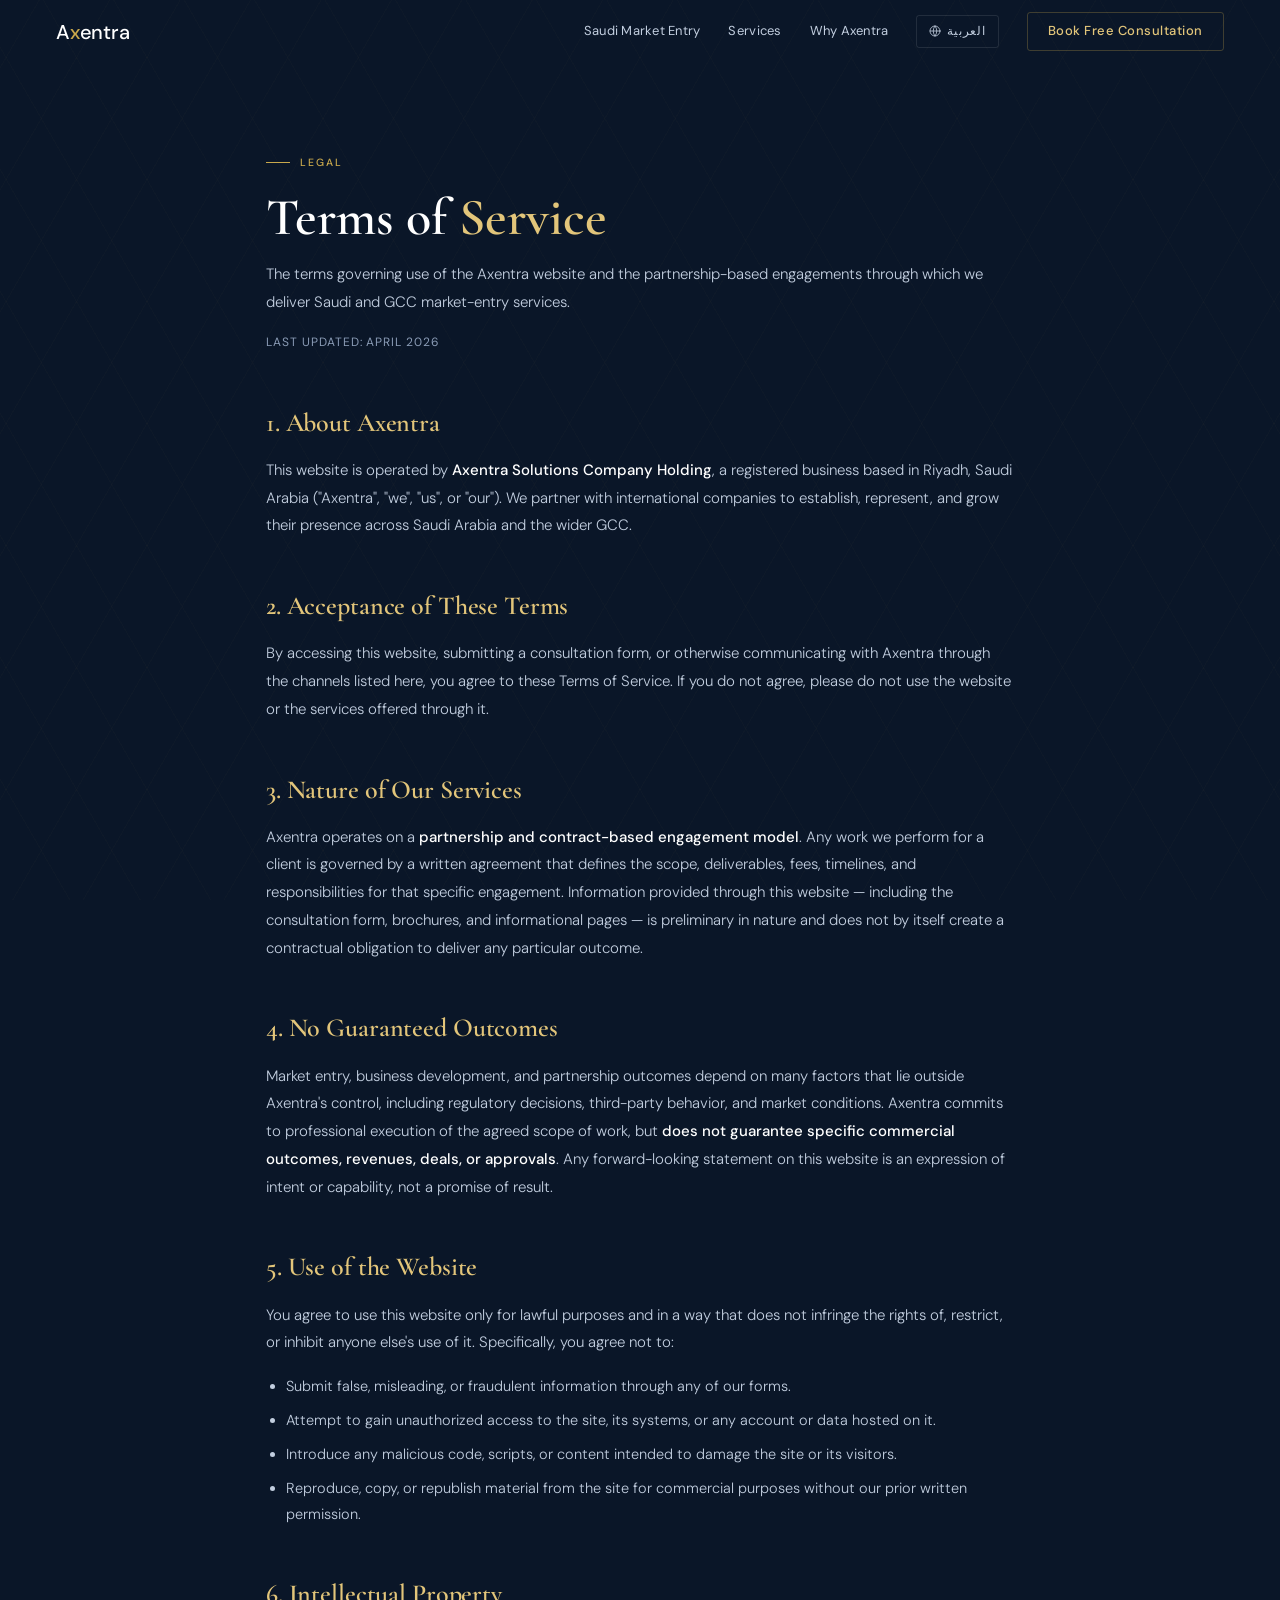
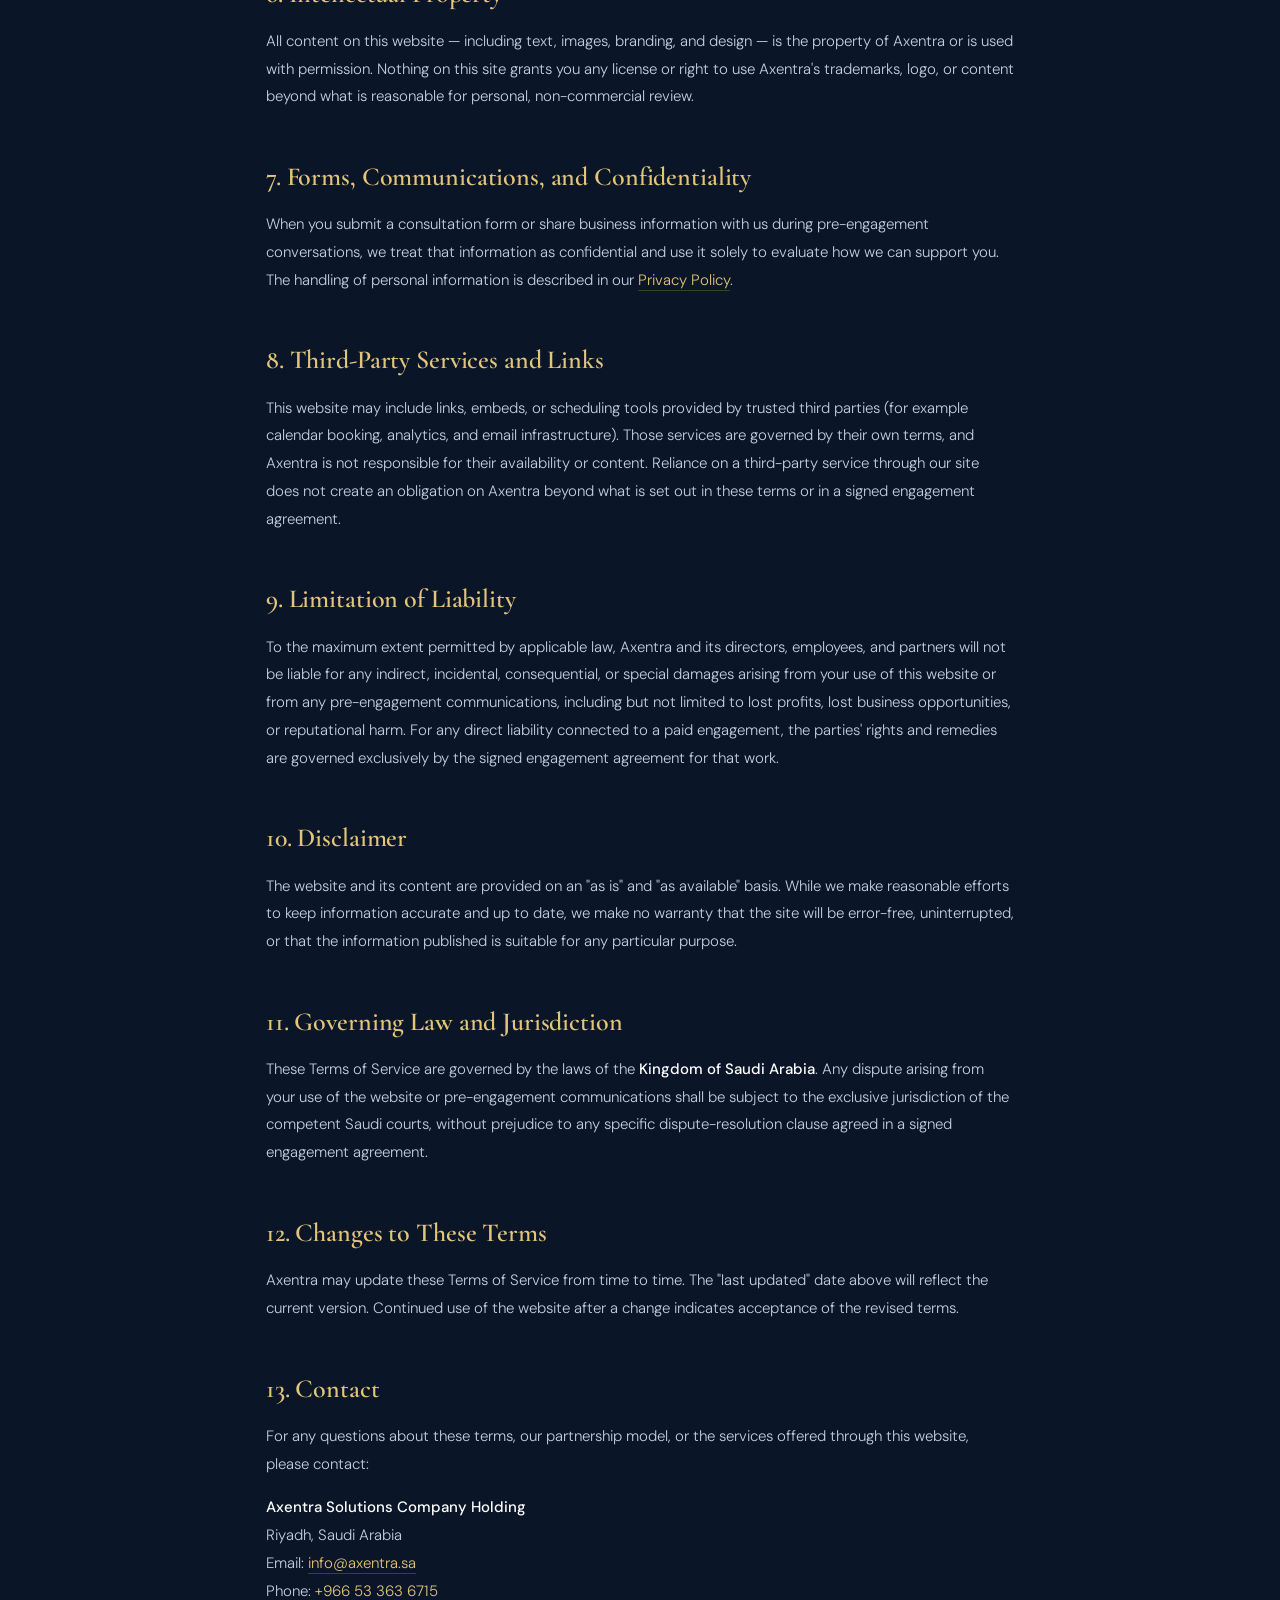
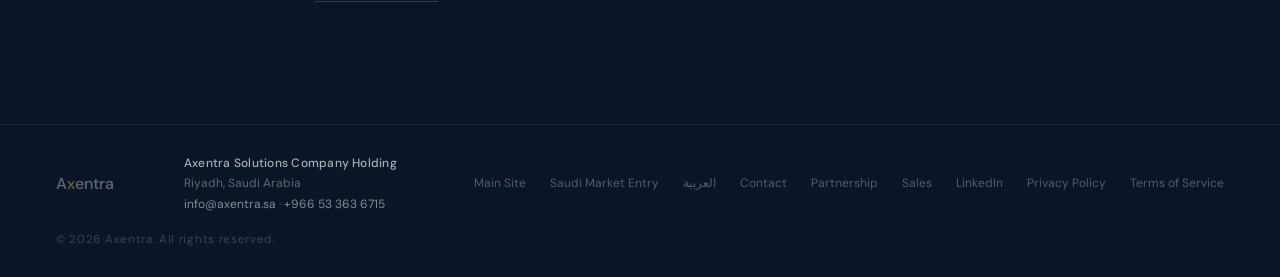
<file: terms/index.html>
<!DOCTYPE html>
<html lang="en">
<head>
  <!-- Google Tag Manager -->
  <script>(function(w,d,s,l,i){w[l]=w[l]||[];w[l].push({'gtm.start':
  new Date().getTime(),event:'gtm.js'});var f=d.getElementsByTagName(s)[0],
  j=d.createElement(s),dl=l!='dataLayer'?'&l='+l:'';j.async=true;j.src=
  'https://www.googletagmanager.com/gtm.js?id='+i+dl;f.parentNode.insertBefore(j,f);
  })(window,document,'script','dataLayer','GTM-MSKR2GPT');</script>
  <!-- End Google Tag Manager -->
  <!-- Google tag (gtag.js) -->
  <script async src="https://www.googletagmanager.com/gtag/js?id=AW-18113566600"></script>
  <script>
    window.dataLayer = window.dataLayer || [];
    function gtag(){dataLayer.push(arguments);}
    gtag('js', new Date());
    gtag('config', 'AW-18113566600');
  </script>
  <meta charset="UTF-8" />
  <meta name="viewport" content="width=device-width, initial-scale=1.0" />
  <title>Terms of Service — Axentra</title>
  <meta name="description" content="The terms governing use of the Axentra website and the partnership-based engagements through which we deliver Saudi and GCC market-entry services." />
  <meta name="theme-color" content="#0A1628" />
  <link rel="canonical" href="https://axentra.sa/terms" />
  <link rel="alternate" hreflang="en" href="https://axentra.sa/terms" />
  <link rel="alternate" hreflang="ar" href="https://axentra.sa/ar/terms" />
  <link rel="preconnect" href="https://fonts.googleapis.com" />
  <link rel="preconnect" href="https://fonts.gstatic.com" crossorigin />
  <link href="https://fonts.googleapis.com/css2?family=Cormorant+Garamond:wght@300;400;600;700&family=DM+Sans:wght@300;400;500&display=swap" rel="stylesheet" />
  <link rel="stylesheet" href="/assets/styles.css" />
</head>
<body>
  <!-- Google Tag Manager (noscript) -->
  <noscript><iframe src="https://www.googletagmanager.com/ns.html?id=GTM-MSKR2GPT"
  height="0" width="0" style="display:none;visibility:hidden"></iframe></noscript>
  <!-- End Google Tag Manager (noscript) -->

  <!-- NAV -->
  <nav id="navbar">
    <a class="logo" href="/">A<span class="x">x</span>entra</a>
    <div class="nav-links">
      <a class="nav-link" href="/saudi-market-entry">Saudi Market Entry</a>
      <a class="nav-link" href="/#services">Services</a>
      <a class="nav-link" href="/#why">Why Axentra</a>
      <a class="lang-switch" href="/ar/terms" hreflang="ar" aria-label="Switch to Arabic">
        <svg class="lang-switch-globe" viewBox="0 0 24 24"><circle cx="12" cy="12" r="10"/><path d="M2 12h20M12 2a15 15 0 0 1 0 20M12 2a15 15 0 0 0 0 20"/></svg>
        العربية
      </a>
      <a class="nav-cta" href="/#form">Book Free Consultation</a>
    </div>
  </nav>

  <!-- LEGAL CONTENT -->
  <section class="section-legal">
    <div class="legal-header fade-up">
      <div class="sec-kicker">
        <div class="sec-kicker-line"></div>
        <span>Legal</span>
      </div>
      <h1 class="sec-title">Terms of <em>Service</em></h1>
      <p class="sec-body">The terms governing use of the Axentra website and the partnership-based engagements through which we deliver Saudi and GCC market-entry services.</p>
      <div class="legal-meta">Last updated: April 2026</div>
    </div>

    <div class="legal-body fade-up">
      <h2>1. About Axentra</h2>
      <p>This website is operated by <strong>Axentra Solutions Company Holding</strong>, a registered business based in Riyadh, Saudi Arabia ("Axentra", "we", "us", or "our"). We partner with international companies to establish, represent, and grow their presence across Saudi Arabia and the wider GCC.</p>

      <h2>2. Acceptance of These Terms</h2>
      <p>By accessing this website, submitting a consultation form, or otherwise communicating with Axentra through the channels listed here, you agree to these Terms of Service. If you do not agree, please do not use the website or the services offered through it.</p>

      <h2>3. Nature of Our Services</h2>
      <p>Axentra operates on a <strong>partnership and contract-based engagement model</strong>. Any work we perform for a client is governed by a written agreement that defines the scope, deliverables, fees, timelines, and responsibilities for that specific engagement. Information provided through this website — including the consultation form, brochures, and informational pages — is preliminary in nature and does not by itself create a contractual obligation to deliver any particular outcome.</p>

      <h2>4. No Guaranteed Outcomes</h2>
      <p>Market entry, business development, and partnership outcomes depend on many factors that lie outside Axentra's control, including regulatory decisions, third-party behavior, and market conditions. Axentra commits to professional execution of the agreed scope of work, but <strong>does not guarantee specific commercial outcomes, revenues, deals, or approvals</strong>. Any forward-looking statement on this website is an expression of intent or capability, not a promise of result.</p>

      <h2>5. Use of the Website</h2>
      <p>You agree to use this website only for lawful purposes and in a way that does not infringe the rights of, restrict, or inhibit anyone else's use of it. Specifically, you agree not to:</p>
      <ul>
        <li>Submit false, misleading, or fraudulent information through any of our forms.</li>
        <li>Attempt to gain unauthorized access to the site, its systems, or any account or data hosted on it.</li>
        <li>Introduce any malicious code, scripts, or content intended to damage the site or its visitors.</li>
        <li>Reproduce, copy, or republish material from the site for commercial purposes without our prior written permission.</li>
      </ul>

      <h2>6. Intellectual Property</h2>
      <p>All content on this website — including text, images, branding, and design — is the property of Axentra or is used with permission. Nothing on this site grants you any license or right to use Axentra's trademarks, logo, or content beyond what is reasonable for personal, non-commercial review.</p>

      <h2>7. Forms, Communications, and Confidentiality</h2>
      <p>When you submit a consultation form or share business information with us during pre-engagement conversations, we treat that information as confidential and use it solely to evaluate how we can support you. The handling of personal information is described in our <a href="/privacy-policy">Privacy Policy</a>.</p>

      <h2>8. Third-Party Services and Links</h2>
      <p>This website may include links, embeds, or scheduling tools provided by trusted third parties (for example calendar booking, analytics, and email infrastructure). Those services are governed by their own terms, and Axentra is not responsible for their availability or content. Reliance on a third-party service through our site does not create an obligation on Axentra beyond what is set out in these terms or in a signed engagement agreement.</p>

      <h2>9. Limitation of Liability</h2>
      <p>To the maximum extent permitted by applicable law, Axentra and its directors, employees, and partners will not be liable for any indirect, incidental, consequential, or special damages arising from your use of this website or from any pre-engagement communications, including but not limited to lost profits, lost business opportunities, or reputational harm. For any direct liability connected to a paid engagement, the parties' rights and remedies are governed exclusively by the signed engagement agreement for that work.</p>

      <h2>10. Disclaimer</h2>
      <p>The website and its content are provided on an "as is" and "as available" basis. While we make reasonable efforts to keep information accurate and up to date, we make no warranty that the site will be error-free, uninterrupted, or that the information published is suitable for any particular purpose.</p>

      <h2>11. Governing Law and Jurisdiction</h2>
      <p>These Terms of Service are governed by the laws of the <strong>Kingdom of Saudi Arabia</strong>. Any dispute arising from your use of the website or pre-engagement communications shall be subject to the exclusive jurisdiction of the competent Saudi courts, without prejudice to any specific dispute-resolution clause agreed in a signed engagement agreement.</p>

      <h2>12. Changes to These Terms</h2>
      <p>Axentra may update these Terms of Service from time to time. The "last updated" date above will reflect the current version. Continued use of the website after a change indicates acceptance of the revised terms.</p>

      <h2>13. Contact</h2>
      <p>For any questions about these terms, our partnership model, or the services offered through this website, please contact:</p>
      <p><strong>Axentra Solutions Company Holding</strong><br>
      Riyadh, Saudi Arabia<br>
      Email: <a href="mailto:info@axentra.sa">info@axentra.sa</a><br>
      Phone: <a href="tel:+966533636715" dir="ltr">+966 53 363 6715</a></p>
    </div>
  </section>

  <!-- FOOTER -->
  <footer>
    <div class="footer-logo">A<span class="x">x</span>entra</div>
    <div class="footer-company">
      <p class="footer-company-name">Axentra Solutions Company Holding</p>
      <p>Riyadh, Saudi Arabia</p>
      <p><a href="mailto:info@axentra.sa">info@axentra.sa</a> · <a href="tel:+966533636715" dir="ltr">+966 53 363 6715</a></p>
    </div>
    <div class="footer-links">
      <a href="/">Main Site</a>
      <a href="/saudi-market-entry">Saudi Market Entry</a>
      <a href="/ar/terms">العربية</a>
      <a href="mailto:info@axentra.sa">Contact</a>
      <a href="mailto:Partnership@axentra.sa">Partnership</a>
      <a href="mailto:Sales@axentra.sa">Sales</a>
      <a href="https://linkedin.com/company/axentra-sa" target="_blank" rel="noopener">LinkedIn</a>
      <a href="/privacy-policy">Privacy Policy</a>
      <a href="/terms">Terms of Service</a>
    </div>
    <p>&copy; 2026 Axentra. All rights reserved.</p>
  </footer>

  <script>
    const nav = document.getElementById('navbar');
    window.addEventListener('scroll', () => {
      nav.classList.toggle('scrolled', window.scrollY > 60);
    }, { passive: true });

    const observer = new IntersectionObserver((entries) => {
      entries.forEach(e => {
        if (e.isIntersecting) { e.target.classList.add('visible'); observer.unobserve(e.target); }
      });
    }, { threshold: 0.1 });
    document.querySelectorAll('.fade-up').forEach(el => observer.observe(el));
  </script>
<!-- Start of HubSpot Embed Code -->
  <script type="text/javascript" id="hs-script-loader" async defer src="//js-eu1.hs-scripts.com/148391729.js"></script>
<!-- End of HubSpot Embed Code -->
</body>
</html>
</file>
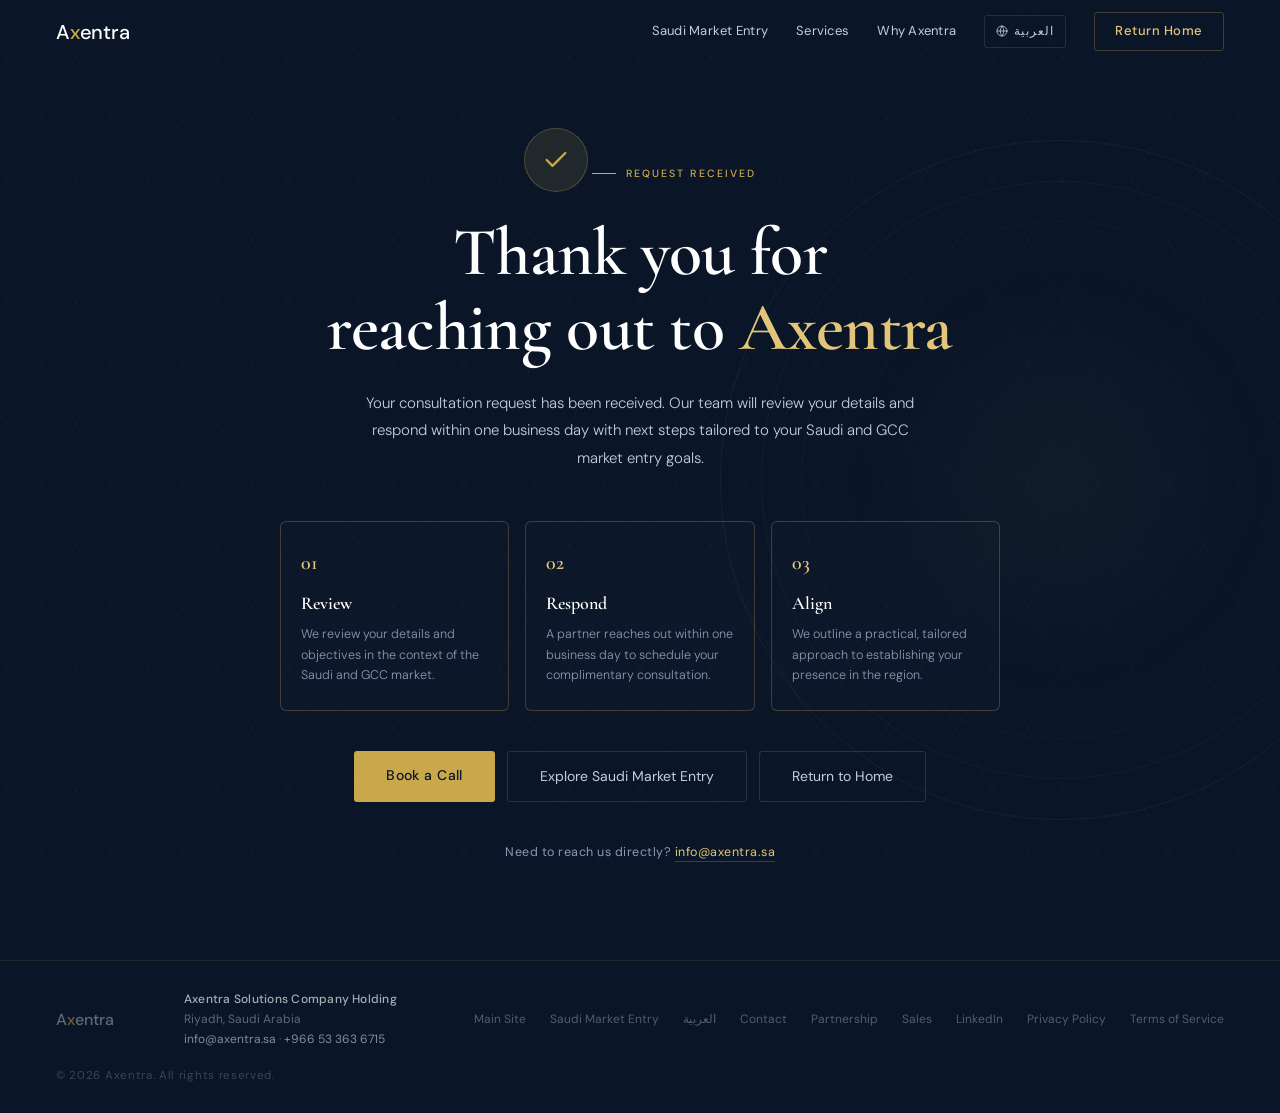
<file: thank-you/index.html>
<!DOCTYPE html>
<html lang="en">
<head>
  <!-- Google Tag Manager -->
  <script>(function(w,d,s,l,i){w[l]=w[l]||[];w[l].push({'gtm.start':
  new Date().getTime(),event:'gtm.js'});var f=d.getElementsByTagName(s)[0],
  j=d.createElement(s),dl=l!='dataLayer'?'&l='+l:'';j.async=true;j.src=
  'https://www.googletagmanager.com/gtm.js?id='+i+dl;f.parentNode.insertBefore(j,f);
  })(window,document,'script','dataLayer','GTM-MSKR2GPT');</script>
  <!-- End Google Tag Manager -->
  <!-- Google tag (gtag.js) -->
  <script async src="https://www.googletagmanager.com/gtag/js?id=AW-18113566600"></script>
  <script>
    window.dataLayer = window.dataLayer || [];
    function gtag(){dataLayer.push(arguments);}
    gtag('js', new Date());
    gtag('config', 'AW-18113566600');
  </script>
  <meta charset="UTF-8" />
  <meta name="viewport" content="width=device-width, initial-scale=1.0" />
  <title>Thank You — Axentra</title>
  <meta name="description" content="Your consultation request has been received. Axentra will be in touch within one business day." />
  <meta name="robots" content="noindex,follow" />
  <meta name="theme-color" content="#0A1628" />
  <link rel="canonical" href="https://axentra.sa/thank-you" />
  <link rel="preconnect" href="https://fonts.googleapis.com" />
  <link rel="preconnect" href="https://fonts.gstatic.com" crossorigin />
  <link href="https://fonts.googleapis.com/css2?family=Cormorant+Garamond:wght@300;400;600;700&family=DM+Sans:wght@300;400;500&display=swap" rel="stylesheet" />
  <link rel="stylesheet" href="/assets/styles.css" />
  <link href="https://assets.calendly.com/assets/external/widget.css" rel="stylesheet" />
  <style>
    .thankyou {
      min-height: 100vh;
      display: flex;
      align-items: center;
      justify-content: center;
      padding: 8rem 2rem 6rem;
      position: relative;
      overflow: hidden;
    }
    .thankyou-inner {
      max-width: 720px;
      width: 100%;
      text-align: center;
      position: relative;
      z-index: 1;
    }
    .thankyou .sec-kicker { justify-content: center; }
    .thankyou .success-icon {
      width: 64px; height: 64px;
      border-radius: 50%;
      background: var(--gold-dim);
      border: 1px solid var(--gold-bdr);
      display: inline-flex;
      align-items: center;
      justify-content: center;
      margin-bottom: 1.5rem;
    }
    .thankyou .success-icon svg {
      width: 28px; height: 28px;
      stroke: var(--gold);
      fill: none;
      stroke-width: 2;
      stroke-linecap: round;
      stroke-linejoin: round;
    }
    .thankyou .sec-body {
      max-width: 560px;
      margin: 1.25rem auto 0;
    }
    .thankyou .next-steps {
      margin-top: 3rem;
      display: grid;
      grid-template-columns: repeat(3, 1fr);
      gap: 1rem;
      text-align: left;
    }
    .thankyou .next-step {
      padding: 1.5rem 1.25rem;
      border: 1px solid var(--gold-bdr);
      border-radius: 6px;
      background: rgba(255,255,255,0.01);
    }
    .thankyou .next-step-num {
      font-family: 'Cormorant Garamond', serif;
      font-size: 20px;
      font-weight: 600;
      color: var(--gold-light);
      margin-bottom: 0.5rem;
    }
    .thankyou .next-step h4 {
      font-family: 'Cormorant Garamond', serif;
      font-size: 18px;
      color: var(--white);
      margin-bottom: 0.35rem;
      font-weight: 600;
    }
    .thankyou .next-step p {
      font-size: 12.5px;
      font-weight: 300;
      color: var(--text-body);
      line-height: 1.65;
    }
    .thankyou .ty-cta-row {
      display: flex;
      gap: 12px;
      flex-wrap: wrap;
      justify-content: center;
      margin-top: 2.5rem;
    }
    .thankyou .ty-contact {
      margin-top: 2.5rem;
      font-size: 12.5px;
      color: var(--text-body);
      letter-spacing: 0.04em;
    }
    .thankyou .ty-contact a {
      color: var(--gold-light);
      text-decoration: none;
      border-bottom: 1px solid var(--gold-bdr);
      padding-bottom: 1px;
    }
    .thankyou .ty-contact a:hover { color: var(--gold); border-color: var(--gold); }
    @media (max-width: 720px) {
      .thankyou { padding: 7rem 1.25rem 4rem; }
      .thankyou .next-steps { grid-template-columns: 1fr; }
    }
  </style>
</head>
<body>
  <!-- Google Tag Manager (noscript) -->
  <noscript><iframe src="https://www.googletagmanager.com/ns.html?id=GTM-MSKR2GPT"
  height="0" width="0" style="display:none;visibility:hidden"></iframe></noscript>
  <!-- End Google Tag Manager (noscript) -->

  <!-- NAV -->
  <nav id="navbar">
    <a class="logo" href="/">A<span class="x">x</span>entra</a>
    <div class="nav-links">
      <a class="nav-link" href="/saudi-market-entry">Saudi Market Entry</a>
      <a class="nav-link" href="/#services">Services</a>
      <a class="nav-link" href="/#why">Why Axentra</a>
      <a class="lang-switch" href="/ar/thank-you" hreflang="ar" aria-label="Switch to Arabic">
        <svg class="lang-switch-globe" viewBox="0 0 24 24"><circle cx="12" cy="12" r="10"/><path d="M2 12h20M12 2a15 15 0 0 1 0 20M12 2a15 15 0 0 0 0 20"/></svg>
        العربية
      </a>
      <a class="nav-cta" href="/">Return Home</a>
    </div>
  </nav>

  <!-- THANK YOU -->
  <section class="thankyou hero">
    <div class="hero-geo"><div class="hero-geo-inner"></div></div>
    <div class="thankyou-inner">
      <div class="success-icon fade-up">
        <svg viewBox="0 0 24 24"><polyline points="20 6 9 17 4 12"/></svg>
      </div>
      <div class="sec-kicker fade-up">
        <div class="sec-kicker-line"></div>
        <span>Request Received</span>
      </div>
      <h1 class="fade-up fade-up-delay-1">
        Thank you for<br>reaching out to <em>Axentra</em>
      </h1>
      <p class="sec-body fade-up fade-up-delay-2">
        Your consultation request has been received. Our team will review your details and respond within one business day with next steps tailored to your Saudi and GCC market entry goals.
      </p>

      <div class="next-steps">
        <div class="next-step fade-up">
          <div class="next-step-num">01</div>
          <h4>Review</h4>
          <p>We review your details and objectives in the context of the Saudi and GCC market.</p>
        </div>
        <div class="next-step fade-up fade-up-delay-1">
          <div class="next-step-num">02</div>
          <h4>Respond</h4>
          <p>A partner reaches out within one business day to schedule your complimentary consultation.</p>
        </div>
        <div class="next-step fade-up fade-up-delay-2">
          <div class="next-step-num">03</div>
          <h4>Align</h4>
          <p>We outline a practical, tailored approach to establishing your presence in the region.</p>
        </div>
      </div>

      <div class="ty-cta-row fade-up fade-up-delay-3">
        <a class="btn-gold" href="https://calendly.com/partnership-axentra/30min" target="_blank" rel="noopener">Book a Call</a>
        <a class="btn-ghost" href="/saudi-market-entry">Explore Saudi Market Entry</a>
        <a class="btn-ghost" href="/">Return to Home</a>
      </div>

      <p class="ty-contact fade-up fade-up-delay-3">
        Need to reach us directly? <a href="mailto:info@axentra.sa">info@axentra.sa</a>
      </p>
    </div>
  </section>

  <!-- FOOTER -->
  <footer>
    <div class="footer-logo">A<span class="x">x</span>entra</div>
    <div class="footer-company">
      <p class="footer-company-name">Axentra Solutions Company Holding</p>
      <p>Riyadh, Saudi Arabia</p>
      <p><a href="mailto:info@axentra.sa">info@axentra.sa</a> · <a href="tel:+966533636715" dir="ltr">+966 53 363 6715</a></p>
    </div>
    <div class="footer-links">
      <a href="/">Main Site</a>
      <a href="/saudi-market-entry">Saudi Market Entry</a>
      <a href="/ar/thank-you">العربية</a>
      <a href="mailto:info@axentra.sa">Contact</a>
      <a href="mailto:Partnership@axentra.sa">Partnership</a>
      <a href="mailto:Sales@axentra.sa">Sales</a>
      <a href="https://linkedin.com/company/axentra-sa" target="_blank" rel="noopener">LinkedIn</a>
      <a href="/privacy-policy">Privacy Policy</a>
      <a href="/terms">Terms of Service</a>
    </div>
    <p>&copy; 2026 Axentra. All rights reserved.</p>
  </footer>

  <script>
    const nav = document.getElementById('navbar');
    window.addEventListener('scroll', () => {
      nav.classList.toggle('scrolled', window.scrollY > 60);
    }, { passive: true });

    const observer = new IntersectionObserver((entries) => {
      entries.forEach(e => {
        if (e.isIntersecting) { e.target.classList.add('visible'); observer.unobserve(e.target); }
      });
    }, { threshold: 0.1 });
    document.querySelectorAll('.fade-up').forEach(el => observer.observe(el));
  </script>

  <!-- Calendly widget -->
  <script src="https://assets.calendly.com/assets/external/widget.js" async></script>
  <script>
    window.addEventListener("load", function () {
      if (window.Calendly) {
        Calendly.initPopupWidget({
          url: "https://calendly.com/partnership-axentra/30min"
        });
      }
    });
  </script>
<!-- Start of HubSpot Embed Code -->
  <script type="text/javascript" id="hs-script-loader" async defer src="//js-eu1.hs-scripts.com/148391729.js"></script>
<!-- End of HubSpot Embed Code -->
</body>
</html>
</file>
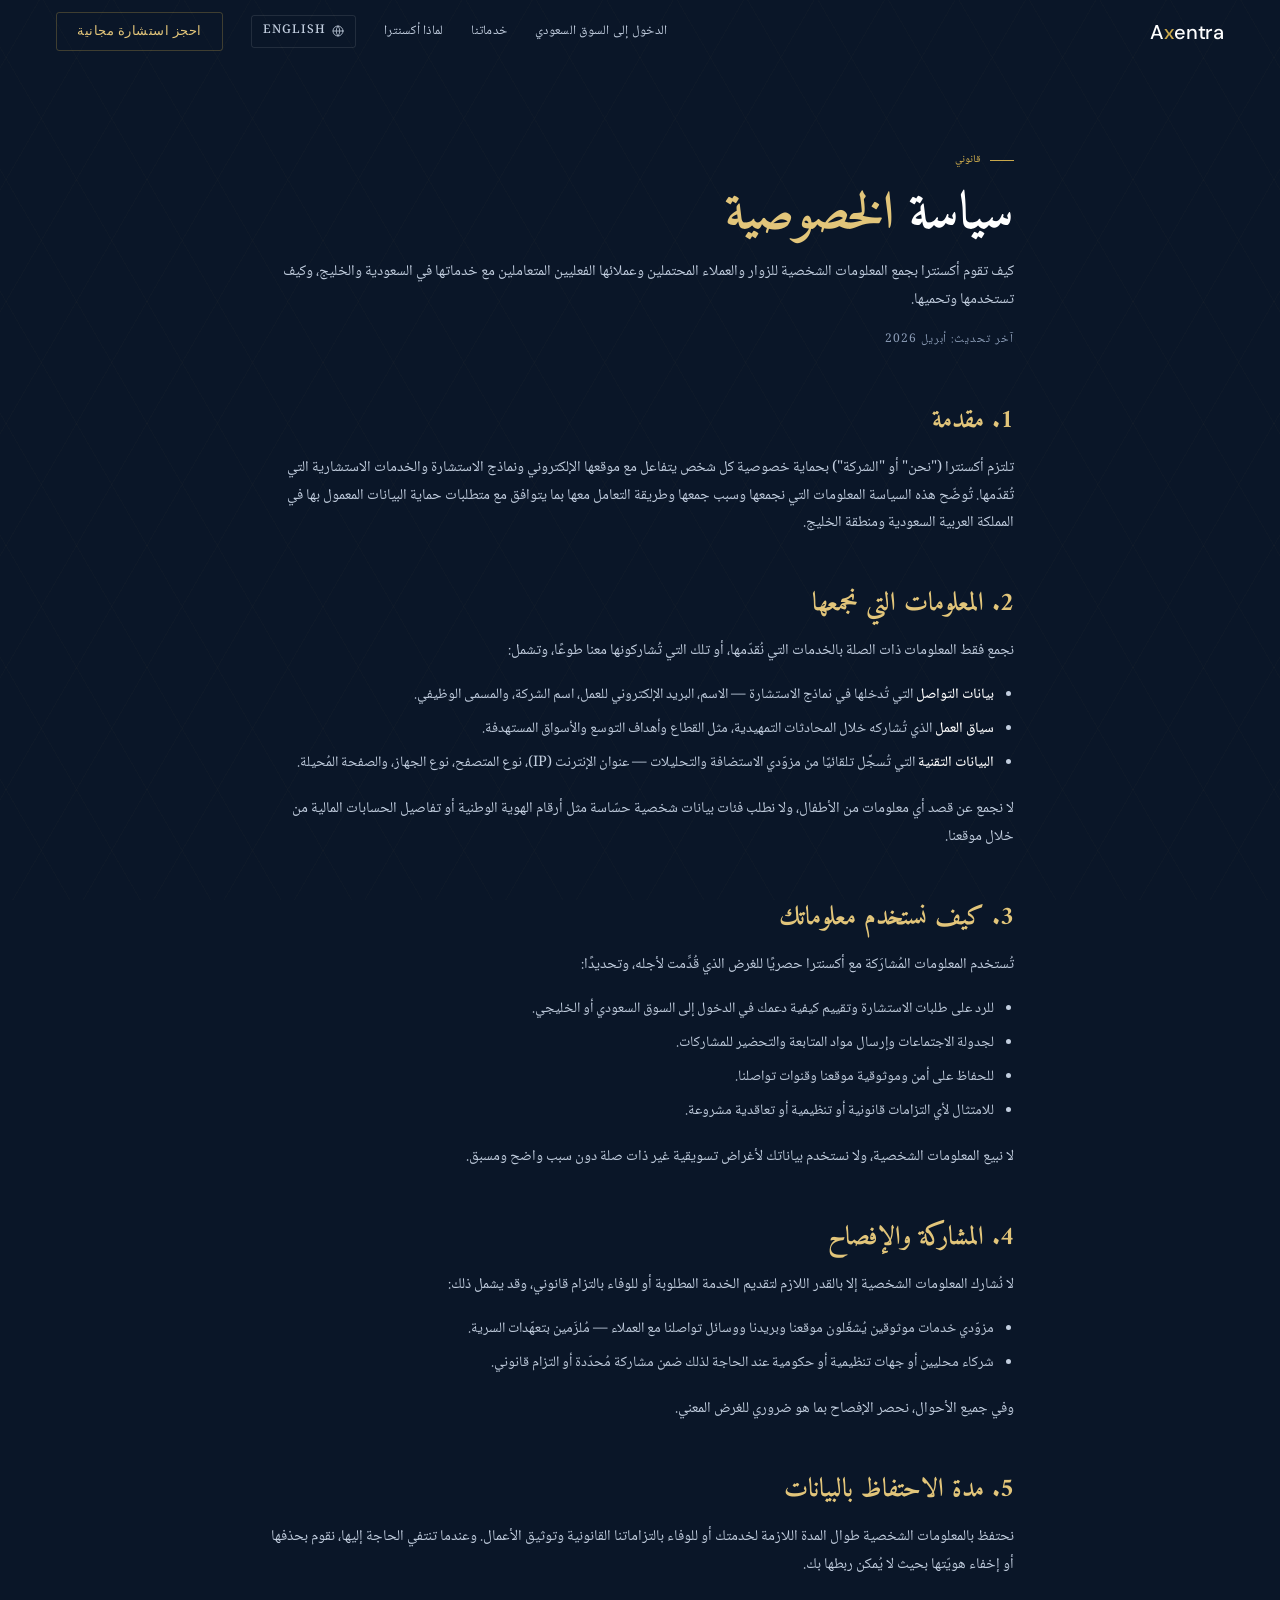
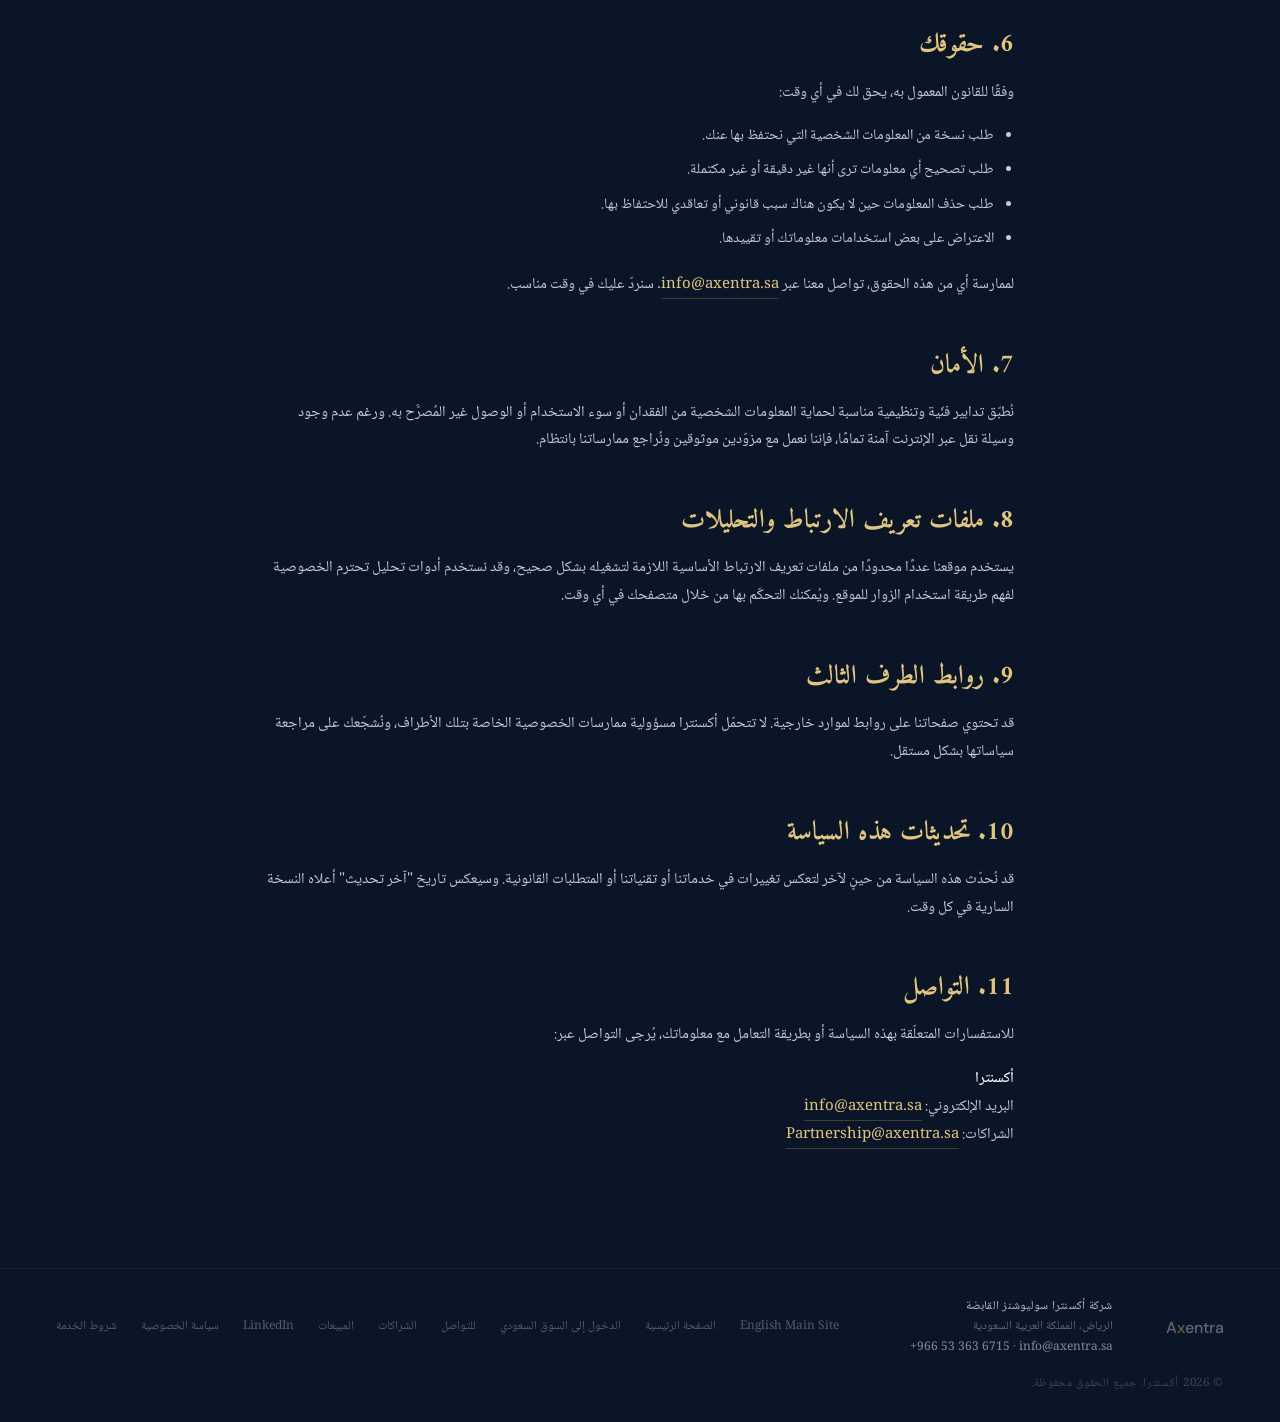
<file: ar/privacy-policy/index.html>
<!DOCTYPE html>
<html lang="ar" dir="rtl">
<head>
  <!-- Google Tag Manager -->
  <script>(function(w,d,s,l,i){w[l]=w[l]||[];w[l].push({'gtm.start':
  new Date().getTime(),event:'gtm.js'});var f=d.getElementsByTagName(s)[0],
  j=d.createElement(s),dl=l!='dataLayer'?'&l='+l:'';j.async=true;j.src=
  'https://www.googletagmanager.com/gtm.js?id='+i+dl;f.parentNode.insertBefore(j,f);
  })(window,document,'script','dataLayer','GTM-MSKR2GPT');</script>
  <!-- End Google Tag Manager -->
  <!-- Google tag (gtag.js) -->
  <script async src="https://www.googletagmanager.com/gtag/js?id=AW-18113566600"></script>
  <script>
    window.dataLayer = window.dataLayer || [];
    function gtag(){dataLayer.push(arguments);}
    gtag('js', new Date());
    gtag('config', 'AW-18113566600');
  </script>
  <meta charset="UTF-8" />
  <meta name="viewport" content="width=device-width, initial-scale=1.0" />
  <title>سياسة الخصوصية — أكسنترا</title>
  <meta name="description" content="كيف تقوم أكسنترا بجمع المعلومات الشخصية للزوار والعملاء المحتملين وعملائها الفعليين المتعاملين مع خدماتها في السعودية والخليج، وكيف تستخدمها وتحميها." />
  <meta name="theme-color" content="#0A1628" />
  <link rel="canonical" href="https://axentra.sa/ar/privacy-policy" />
  <link rel="alternate" hreflang="en" href="https://axentra.sa/privacy-policy" />
  <link rel="alternate" hreflang="ar" href="https://axentra.sa/ar/privacy-policy" />
  <link rel="preconnect" href="https://fonts.googleapis.com" />
  <link rel="preconnect" href="https://fonts.gstatic.com" crossorigin />
  <link href="https://fonts.googleapis.com/css2?family=Amiri:wght@400;700&family=Cormorant+Garamond:wght@300;400;600;700&family=DM+Sans:wght@300;400;500&family=Noto+Naskh+Arabic:wght@400;500;700&display=swap" rel="stylesheet" />
  <link rel="stylesheet" href="/assets/styles.css" />
</head>
<body>
  <!-- Google Tag Manager (noscript) -->
  <noscript><iframe src="https://www.googletagmanager.com/ns.html?id=GTM-MSKR2GPT"
  height="0" width="0" style="display:none;visibility:hidden"></iframe></noscript>
  <!-- End Google Tag Manager (noscript) -->

  <!-- NAV -->
  <nav id="navbar">
    <a class="logo" href="/ar/">A<span class="x">x</span>entra</a>
    <div class="nav-links">
      <a class="nav-link" href="/ar/saudi-market-entry">الدخول إلى السوق السعودي</a>
      <a class="nav-link" href="/ar/#services">خدماتنا</a>
      <a class="nav-link" href="/ar/#why">لماذا أكسنترا</a>
      <a class="lang-switch" href="/privacy-policy" hreflang="en" aria-label="Switch to English">
        <svg class="lang-switch-globe" viewBox="0 0 24 24"><circle cx="12" cy="12" r="10"/><path d="M2 12h20M12 2a15 15 0 0 1 0 20M12 2a15 15 0 0 0 0 20"/></svg>
        English
      </a>
      <a class="nav-cta" href="/ar/#form">احجز استشارة مجانية</a>
    </div>
  </nav>

  <!-- LEGAL CONTENT -->
  <section class="section-legal">
    <div class="legal-header fade-up">
      <div class="sec-kicker">
        <div class="sec-kicker-line"></div>
        <span>قانوني</span>
      </div>
      <h1 class="sec-title">سياسة <em>الخصوصية</em></h1>
      <p class="sec-body">كيف تقوم أكسنترا بجمع المعلومات الشخصية للزوار والعملاء المحتملين وعملائها الفعليين المتعاملين مع خدماتها في السعودية والخليج، وكيف تستخدمها وتحميها.</p>
      <div class="legal-meta">آخر تحديث: أبريل 2026</div>
    </div>

    <div class="legal-body fade-up">
      <h2>1. مقدمة</h2>
      <p>تلتزم أكسنترا ("نحن" أو "الشركة") بحماية خصوصية كل شخص يتفاعل مع موقعها الإلكتروني ونماذج الاستشارة والخدمات الاستشارية التي تُقدّمها. تُوضّح هذه السياسة المعلومات التي نجمعها وسبب جمعها وطريقة التعامل معها بما يتوافق مع متطلبات حماية البيانات المعمول بها في المملكة العربية السعودية ومنطقة الخليج.</p>

      <h2>2. المعلومات التي نجمعها</h2>
      <p>نجمع فقط المعلومات ذات الصلة بالخدمات التي نُقدّمها، أو تلك التي تُشاركونها معنا طوعًا، وتشمل:</p>
      <ul>
        <li><strong>بيانات التواصل</strong> التي تُدخلها في نماذج الاستشارة — الاسم، البريد الإلكتروني للعمل، اسم الشركة، والمسمى الوظيفي.</li>
        <li><strong>سياق العمل</strong> الذي تُشاركه خلال المحادثات التمهيدية، مثل القطاع وأهداف التوسع والأسواق المستهدفة.</li>
        <li><strong>البيانات التقنية</strong> التي تُسجَّل تلقائيًا من مزوّدي الاستضافة والتحليلات — عنوان الإنترنت (IP)، نوع المتصفح، نوع الجهاز، والصفحة المُحيلة.</li>
      </ul>
      <p>لا نجمع عن قصد أي معلومات من الأطفال، ولا نطلب فئات بيانات شخصية حسّاسة مثل أرقام الهوية الوطنية أو تفاصيل الحسابات المالية من خلال موقعنا.</p>

      <h2>3. كيف نستخدم معلوماتك</h2>
      <p>تُستخدم المعلومات المُشارَكة مع أكسنترا حصريًا للغرض الذي قُدِّمت لأجله، وتحديدًا:</p>
      <ul>
        <li>للرد على طلبات الاستشارة وتقييم كيفية دعمك في الدخول إلى السوق السعودي أو الخليجي.</li>
        <li>لجدولة الاجتماعات وإرسال مواد المتابعة والتحضير للمشاركات.</li>
        <li>للحفاظ على أمن وموثوقية موقعنا وقنوات تواصلنا.</li>
        <li>للامتثال لأي التزامات قانونية أو تنظيمية أو تعاقدية مشروعة.</li>
      </ul>
      <p>لا نبيع المعلومات الشخصية، ولا نستخدم بياناتك لأغراض تسويقية غير ذات صلة دون سبب واضح ومسبق.</p>

      <h2>4. المشاركة والإفصاح</h2>
      <p>لا نُشارك المعلومات الشخصية إلا بالقدر اللازم لتقديم الخدمة المطلوبة أو للوفاء بالتزام قانوني، وقد يشمل ذلك:</p>
      <ul>
        <li>مزوّدي خدمات موثوقين يُشغّلون موقعنا وبريدنا ووسائل تواصلنا مع العملاء — مُلزَمين بتعهّدات السرية.</li>
        <li>شركاء محليين أو جهات تنظيمية أو حكومية عند الحاجة لذلك ضمن مشاركة مُحدّدة أو التزام قانوني.</li>
      </ul>
      <p>وفي جميع الأحوال، نحصر الإفصاح بما هو ضروري للغرض المعني.</p>

      <h2>5. مدة الاحتفاظ بالبيانات</h2>
      <p>نحتفظ بالمعلومات الشخصية طوال المدة اللازمة لخدمتك أو للوفاء بالتزاماتنا القانونية وتوثيق الأعمال. وعندما تنتفي الحاجة إليها، نقوم بحذفها أو إخفاء هويّتها بحيث لا يُمكن ربطها بك.</p>

      <h2>6. حقوقك</h2>
      <p>وفقًا للقانون المعمول به، يحق لك في أي وقت:</p>
      <ul>
        <li>طلب نسخة من المعلومات الشخصية التي نحتفظ بها عنك.</li>
        <li>طلب تصحيح أي معلومات ترى أنها غير دقيقة أو غير مكتملة.</li>
        <li>طلب حذف المعلومات حين لا يكون هناك سبب قانوني أو تعاقدي للاحتفاظ بها.</li>
        <li>الاعتراض على بعض استخدامات معلوماتك أو تقييدها.</li>
      </ul>
      <p>لممارسة أي من هذه الحقوق، تواصل معنا عبر <a href="mailto:info@axentra.sa">info@axentra.sa</a>. سنردّ عليك في وقت مناسب.</p>

      <h2>7. الأمان</h2>
      <p>نُطبّق تدابير فنّية وتنظيمية مناسبة لحماية المعلومات الشخصية من الفقدان أو سوء الاستخدام أو الوصول غير المُصرَّح به. ورغم عدم وجود وسيلة نقل عبر الإنترنت آمنة تمامًا، فإننا نعمل مع مزوّدين موثوقين ونُراجع ممارساتنا بانتظام.</p>

      <h2>8. ملفات تعريف الارتباط والتحليلات</h2>
      <p>يستخدم موقعنا عددًا محدودًا من ملفات تعريف الارتباط الأساسية اللازمة لتشغيله بشكل صحيح، وقد نستخدم أدوات تحليل تحترم الخصوصية لفهم طريقة استخدام الزوار للموقع. ويُمكنك التحكّم بها من خلال متصفحك في أي وقت.</p>

      <h2>9. روابط الطرف الثالث</h2>
      <p>قد تحتوي صفحاتنا على روابط لموارد خارجية. لا تتحمّل أكسنترا مسؤولية ممارسات الخصوصية الخاصة بتلك الأطراف، ونُشجّعك على مراجعة سياساتها بشكل مستقل.</p>

      <h2>10. تحديثات هذه السياسة</h2>
      <p>قد نُحدّث هذه السياسة من حينٍ لآخر لتعكس تغييرات في خدماتنا أو تقنياتنا أو المتطلبات القانونية. وسيعكس تاريخ "آخر تحديث" أعلاه النسخة السارية في كل وقت.</p>

      <h2>11. التواصل</h2>
      <p>للاستفسارات المتعلّقة بهذه السياسة أو بطريقة التعامل مع معلوماتك، يُرجى التواصل عبر:</p>
      <p><strong>أكسنترا</strong><br>
      البريد الإلكتروني: <a href="mailto:info@axentra.sa">info@axentra.sa</a><br>
      الشراكات: <a href="mailto:Partnership@axentra.sa">Partnership@axentra.sa</a></p>
    </div>
  </section>

  <!-- FOOTER -->
  <footer>
    <div class="footer-logo">A<span class="x">x</span>entra</div>
    <div class="footer-company">
      <p class="footer-company-name">شركة أكسنترا سوليوشنز القابضة</p>
      <p>الرياض، المملكة العربية السعودية</p>
      <p><a href="mailto:info@axentra.sa">info@axentra.sa</a> · <a href="tel:+966533636715" dir="ltr">+966 53 363 6715</a></p>
    </div>
    <div class="footer-links">
      <a href="/">English Main Site</a>
      <a href="/ar/">الصفحة الرئيسية</a>
      <a href="/ar/saudi-market-entry">الدخول إلى السوق السعودي</a>
      <a href="mailto:info@axentra.sa">للتواصل</a>
      <a href="mailto:Partnership@axentra.sa">الشراكات</a>
      <a href="mailto:Sales@axentra.sa">المبيعات</a>
      <a href="https://linkedin.com/company/axentra-sa" target="_blank" rel="noopener">LinkedIn</a>
      <a href="/ar/privacy-policy">سياسة الخصوصية</a>
      <a href="/ar/terms">شروط الخدمة</a>
    </div>
    <p>&copy; 2026 أكسنترا. جميع الحقوق محفوظة.</p>
  </footer>

  <script>
    const nav = document.getElementById('navbar');
    window.addEventListener('scroll', () => {
      nav.classList.toggle('scrolled', window.scrollY > 60);
    }, { passive: true });

    const observer = new IntersectionObserver((entries) => {
      entries.forEach(e => {
        if (e.isIntersecting) { e.target.classList.add('visible'); observer.unobserve(e.target); }
      });
    }, { threshold: 0.1 });
    document.querySelectorAll('.fade-up').forEach(el => observer.observe(el));
  </script>
<!-- Start of HubSpot Embed Code -->
  <script type="text/javascript" id="hs-script-loader" async defer src="//js-eu1.hs-scripts.com/148391729.js"></script>
<!-- End of HubSpot Embed Code -->
</body>
</html>
</file>
<file: ar/saudi-market-entry/index.html>
<!DOCTYPE html>
<html lang="ar" dir="rtl">
<head>
  <!-- Google Tag Manager -->
  <script>(function(w,d,s,l,i){w[l]=w[l]||[];w[l].push({'gtm.start':
  new Date().getTime(),event:'gtm.js'});var f=d.getElementsByTagName(s)[0],
  j=d.createElement(s),dl=l!='dataLayer'?'&l='+l:'';j.async=true;j.src=
  'https://www.googletagmanager.com/gtm.js?id='+i+dl;f.parentNode.insertBefore(j,f);
  })(window,document,'script','dataLayer','GTM-MSKR2GPT');</script>
  <!-- End Google Tag Manager -->
  <!-- Google tag (gtag.js) -->
  <script async src="https://www.googletagmanager.com/gtag/js?id=AW-18113566600"></script>
  <script>
    window.dataLayer = window.dataLayer || [];
    function gtag(){dataLayer.push(arguments);}
    gtag('js', new Date());
    gtag('config', 'AW-18113566600');
  </script>
  <meta charset="UTF-8" />
  <meta name="viewport" content="width=device-width, initial-scale=1.0" />
  <title>الدخول إلى السوق السعودي — أكسنترا</title>
  <meta name="description" content="صفحة مُخصّصة للشركات الدولية الراغبة في الدخول إلى المملكة العربية السعودية ودول الخليج مع أكسنترا كشريك محلي موثوق." />
  <meta name="theme-color" content="#0A1628" />
  <link rel="canonical" href="https://axentra.sa/ar/saudi-market-entry" />
  <link rel="alternate" hreflang="en" href="https://axentra.sa/saudi-market-entry" />
  <link rel="alternate" hreflang="ar" href="https://axentra.sa/ar/saudi-market-entry" />
  <meta property="og:type" content="website" />
  <meta property="og:locale" content="ar_SA" />
  <meta property="og:locale:alternate" content="en_US" />
  <meta property="og:site_name" content="Axentra" />
  <meta property="og:url" content="https://axentra.sa/ar/saudi-market-entry" />
  <meta property="og:title" content="الدخول إلى السوق السعودي — أكسنترا" />
  <meta property="og:description" content="صفحة مُخصّصة للشركات الدولية الراغبة في الدخول إلى المملكة العربية السعودية ودول الخليج مع أكسنترا كشريك محلي موثوق." />
  <meta name="twitter:card" content="summary_large_image" />
  <meta name="twitter:title" content="الدخول إلى السوق السعودي — أكسنترا" />
  <meta name="twitter:description" content="صفحة مُخصّصة للشركات الدولية الراغبة في الدخول إلى المملكة العربية السعودية ودول الخليج مع أكسنترا كشريك محلي موثوق." />
  <link rel="preconnect" href="https://fonts.googleapis.com" />
  <link rel="preconnect" href="https://fonts.gstatic.com" crossorigin />
  <link href="https://fonts.googleapis.com/css2?family=Amiri:wght@400;700&family=Cormorant+Garamond:wght@300;400;600;700&family=DM+Sans:wght@300;400;500&family=Noto+Naskh+Arabic:wght@400;500;700&display=swap" rel="stylesheet" />
  <link rel="stylesheet" href="/assets/styles.css" />
</head>
<body>
  <!-- Google Tag Manager (noscript) -->
  <noscript><iframe src="https://www.googletagmanager.com/ns.html?id=GTM-MSKR2GPT"
  height="0" width="0" style="display:none;visibility:hidden"></iframe></noscript>
  <!-- End Google Tag Manager (noscript) -->

  <!-- NAV -->
  <nav id="navbar">
    <a class="logo" href="/ar/">A<span class="x">x</span>entra</a>
    <div class="nav-links">
      <a class="nav-link active" href="/ar/saudi-market-entry">الدخول إلى السوق السعودي</a>
      <a class="nav-link" href="#services">ما نقدّمه</a>
      <a class="nav-link" href="#why">لماذا أكسنترا</a>
      <a class="lang-switch" href="/saudi-market-entry" hreflang="en" aria-label="Switch to English">
        <svg class="lang-switch-globe" viewBox="0 0 24 24"><circle cx="12" cy="12" r="10"/><path d="M2 12h20M12 2a15 15 0 0 1 0 20M12 2a15 15 0 0 0 0 20"/></svg>
        English
      </a>
      <a class="nav-cta" href="#form">احجز استشارة مجانية</a>
    </div>
  </nav>

  <!-- HERO -->
  <section id="hero" class="hero">
    <div class="hero-geo"><div class="hero-geo-inner"></div></div>
    <div class="hero-inner">
      <div class="hero-kicker fade-up">
        <div class="hero-kicker-line"></div>
        <span>الدخول إلى أسواق السعودية والخليج</span>
      </div>
      <h1 class="fade-up fade-up-delay-1">
        ادخل أسواق السعودية والخليج<br>مع <em>شريك محلي موثوق</em>
      </h1>
      <p class="hero-sub fade-up fade-up-delay-2">
        نُشارك الشركات الدولية في تأسيس حضورها وتمثيلها وتنميتها في المملكة العربية السعودية ودول الخليج.
      </p>
      <div class="hero-cta-row fade-up fade-up-delay-3">
        <a class="btn-gold" href="#form">احجز استشارة مجانية</a>
        <a class="btn-ghost" href="#services">تعرّف على خدماتنا</a>
      </div>
    </div>
  </section>

  <!-- PROBLEM -->
  <section id="problem" class="section-problem">
    <div class="problem-grid">
      <div>
        <div class="sec-kicker fade-up">
          <div class="sec-kicker-line"></div>
          <span>التحدي</span>
        </div>
        <h2 class="sec-title fade-up">التوسع في المملكة العربية السعودية<br><em>ليس بالأمر السهل</em></h2>
        <div class="problem-items">
          <div class="problem-item fade-up">
            <p><strong>تعقيد التشريعات المحلية</strong>متطلبات الامتثال المحلية قد تُعيق أو تُؤخر دخول السوق دون توجيه سليم.</p>
          </div>
          <div class="problem-item fade-up fade-up-delay-1">
            <p><strong>صعوبة إيجاد شركاء محليين موثوقين</strong>إيجاد الشريك المناسب الذي يمتلك شبكة علاقات فعلية ومسؤولية واضحة نادر ومُستهلك للوقت.</p>
          </div>
          <div class="problem-item fade-up fade-up-delay-2">
            <p><strong>مخاطر الدخول بالطريقة الخاطئة</strong>الأخطاء في التأسيس أو الثقافة أو التموضع قد تُكلّف سنوات من الجهد ورأس مال كبير.</p>
          </div>
        </div>
      </div>
      <div class="trust-block fade-up">
        <p>بدون الشريك المحلي المناسب، قد يكون التوسع <strong>بطيئًا ومُكلفًا وغير مضمون</strong>.</p>
        <div class="trust-source">— واقع التوسع في الخليج</div>
      </div>
    </div>
  </section>

  <!-- SOLUTION -->
  <section id="solution" class="section-solution">
    <div class="solution-header fade-up">
      <div class="sec-kicker">
        <div class="sec-kicker-line"></div>
        <span>شريكك المحلي على أرض الواقع</span>
      </div>
      <h2 class="sec-title">شريك استراتيجي.<br><em>وممثل داخل السوق.</em></h2>
      <p class="sec-body">في أكسنترا، نعمل شريكًا استراتيجيًا وممثلًا محليًا لكم في المملكة العربية السعودية ودول الخليج.</p>
    </div>
    <div class="solution-grid">
      <div class="sol-card fade-up">
        <div class="sol-num">01</div>
        <h3>تأسيس الحضور في السوق</h3>
        <p>نُنشئ هيكلك القانوني وتسجيلك وتموضعك لتبدأ عملياتك في السوق بسرعة وبشكل صحيح.</p>
      </div>
      <div class="sol-card fade-up fade-up-delay-1">
        <div class="sol-num">02</div>
        <h3>بناء شراكات محلية قوية</h3>
        <p>نربطكم بالشركاء والموزّعين وأصحاب القرار المناسبين من شبكتنا المحلية.</p>
      </div>
      <div class="sol-card fade-up fade-up-delay-2">
        <div class="sol-num">03</div>
        <h3>تمثيل أعمالكم في المنطقة</h3>
        <p>نكون صوتكم في اجتماعاتكم وعلاقاتكم — نفتح الأبواب نيابةً عنكم.</p>
      </div>
      <div class="sol-card fade-up fade-up-delay-3">
        <div class="sol-num">04</div>
        <h3>تنفيذ دخول حقيقي للسوق</h3>
        <p>استراتيجيات قابلة للتنفيذ تتجاوز الاستشارة — ننفّذ جنبًا إلى جنب معكم حتى الوصول إلى التشغيل الكامل.</p>
      </div>
    </div>
  </section>

  <!-- SERVICES -->
  <section id="services" class="section-services">
    <div class="services-inner">
      <div class="services-header">
        <div>
          <div class="sec-kicker fade-up">
            <div class="sec-kicker-line"></div>
            <span>ما نقدّمه</span>
          </div>
          <h2 class="sec-title fade-up">مجالات خدماتنا<br><em>الأساسية</em></h2>
        </div>
        <p class="sec-body fade-up">كل مشاركة مُصمَّمة وفق مرحلتكم في التوسع الخليجي — من الاستراتيجية الأولى إلى التنفيذ الكامل في السوق.</p>
      </div>
      <div class="svc-grid">
        <div class="svc-card fade-up">
          <div class="svc-icon">
            <svg viewBox="0 0 24 24"><path d="M3 3h18v18H3zM3 9h18M9 21V9"/></svg>
          </div>
          <h3>استراتيجية دخول السوق</h3>
          <p>دراسة سوق مُخصّصة وخريطة تنظيمية وخطة دخول متدرّجة وفقًا لقطاعكم.</p>
        </div>
        <div class="svc-card fade-up fade-up-delay-1">
          <div class="svc-icon">
            <svg viewBox="0 0 24 24"><path d="M17 21v-2a4 4 0 0 0-4-4H5a4 4 0 0 0-4 4v2"/><circle cx="9" cy="7" r="4"/><path d="M23 21v-2a4 4 0 0 0-3-3.87"/><path d="M16 3.13a4 4 0 0 1 0 7.75"/></svg>
          </div>
          <h3>تطوير الشراكات المحلية</h3>
          <p>تحديد الشركاء المحليين المناسبين ودراستهم وهيكلة الشراكات عبر مختلف القطاعات.</p>
        </div>
        <div class="svc-card fade-up fade-up-delay-2">
          <div class="svc-icon">
            <svg viewBox="0 0 24 24"><rect x="2" y="7" width="20" height="14" rx="2"/><path d="M16 21V5a2 2 0 0 0-2-2h-4a2 2 0 0 0-2 2v16"/></svg>
          </div>
          <h3>التمثيل التجاري</h3>
          <p>نعمل ممثلكم في السوق — اجتماعات ومفاوضات وإدارة علاقات.</p>
        </div>
        <div class="svc-card fade-up fade-up-delay-3">
          <div class="svc-icon">
            <svg viewBox="0 0 24 24"><polyline points="22 7 13.5 15.5 8.5 10.5 2 17"/><polyline points="16 7 22 7 22 13"/></svg>
          </div>
          <h3>تنفيذ النمو والتوسّع</h3>
          <p>التوسّع بعد الدخول الأوّلي — تطوير القنوات، والتنفيذ التجاري، وإدارة النمو الإقليمي.</p>
        </div>
      </div>
    </div>
  </section>

  <!-- WHY AXENTRA -->
  <section id="why" class="section-why">
    <div class="why-grid">
      <div>
        <div class="sec-kicker fade-up">
          <div class="sec-kicker-line"></div>
          <span>لماذا أكسنترا</span>
        </div>
        <h2 class="sec-title fade-up">لماذا تختارنا<br>الفِرق <em>الدولية</em></h2>
        <div class="why-list">
          <div class="why-item fade-up">
            <div class="why-check"><svg viewBox="0 0 24 24"><polyline points="20 6 9 17 4 12"/></svg></div>
            <div class="why-item-text">
              <h4>حضور محلي قوي في المملكة</h4>
              <p>نعمل من داخل السوق — لا عن بُعد. علاقات حقيقية وفرص وصول حقيقية.</p>
            </div>
          </div>
          <div class="why-item fade-up fade-up-delay-1">
            <div class="why-check"><svg viewBox="0 0 24 24"><polyline points="20 6 9 17 4 12"/></svg></div>
            <div class="why-item-text">
              <h4>شبكة علاقات تجارية واسعة</h4>
              <p>سنوات من بناء العلاقات في القطاعين الحكومي والخاص وأهم الصناعات.</p>
            </div>
          </div>
          <div class="why-item fade-up fade-up-delay-2">
            <div class="why-check"><svg viewBox="0 0 24 24"><polyline points="20 6 9 17 4 12"/></svg></div>
            <div class="why-item-text">
              <h4>نهج قائم على الشراكة</h4>
              <p>نجاحكم هو نجاحنا — نربح عندما تربحون.</p>
            </div>
          </div>
          <div class="why-item fade-up fade-up-delay-3">
            <div class="why-check"><svg viewBox="0 0 24 24"><polyline points="20 6 9 17 4 12"/></svg></div>
            <div class="why-item-text">
              <h4>تركيز على التنفيذ لا على الاستشارة فقط</h4>
              <p>ننتقل من الاستراتيجية إلى العمل — لا نكتفي بعرض تقديمي ومصافحة.</p>
            </div>
          </div>
        </div>
      </div>
      <div>
        <div class="trust-block fade-up" style="margin-top: 4rem;">
          <p>السوق السعودي يُكافئ من يُحافظ على حضور ثابت ويبني الثقة عبر الزمن ويفهم تفاصيل العمل في المنطقة. <strong>وهذا بالضبط ما تقدّمه أكسنترا.</strong></p>
          <div class="trust-source">— مبدأ تأسيس أكسنترا</div>
        </div>
        <div style="display:grid; grid-template-columns:1fr 1fr; gap:1rem; margin-top:1.5rem;">
          <div class="svc-card fade-up" style="text-align:center; padding:1.5rem 1rem;">
            <div style="font-family:'Amiri','Cormorant Garamond',serif; font-size:32px; font-weight:600; color:var(--gold-light); margin-bottom:4px;">السعودية</div>
            <div style="font-size:12px; color:var(--text-body);">السوق الأساسي</div>
          </div>
          <div class="svc-card fade-up fade-up-delay-1" style="text-align:center; padding:1.5rem 1rem;">
            <div style="font-family:'Amiri','Cormorant Garamond',serif; font-size:32px; font-weight:600; color:var(--gold-light); margin-bottom:4px;">الخليج</div>
            <div style="font-size:12px; color:var(--text-body);">امتداد إقليمي</div>
          </div>
        </div>
      </div>
    </div>
  </section>

  <!-- FORM -->
  <section id="form" class="section-form">
    <div class="form-inner">
      <div class="form-left">
        <div class="sec-kicker fade-up">
          <div class="sec-kicker-line"></div>
          <span>ابدأ الآن</span>
        </div>
        <h2 class="sec-title fade-up">احجز<br><em>استشارتك المجانية</em></h2>
        <p class="sec-body fade-up">شاركنا أهدافك للدخول إلى السعودية والخليج. سنراجع حالتك ونردّ عليك خلال يوم عمل واحد.</p>
        <div class="form-features fade-up">
          <div class="form-feature"><div class="form-feature-dot"></div>بدون التزامات — مجانية بالكامل</div>
          <div class="form-feature"><div class="form-feature-dot"></div>الرد خلال يوم عمل واحد</div>
          <div class="form-feature"><div class="form-feature-dot"></div>مُخصّصة لقطاعك وأهدافك</div>
          <div class="form-feature"><div class="form-feature-dot"></div>سرّية ومهنية</div>
        </div>
      </div>

      <div class="form-card fade-up">
        <h3>طلب استشارة</h3>
        <p class="form-sub">أدخل بياناتك وسنتواصل معك قريبًا.</p>

        <form id="consultation-form" name="market-entry-consultation-ar" method="POST" data-netlify="true" netlify-honeypot="bot-field" action="/ar/saudi-market-entry/thank-you/">
          <input type="hidden" name="form-name" value="market-entry-consultation-ar" />
          <input type="hidden" name="subject" value="طلب استشارة جديد — أكسنترا (الدخول إلى السوق السعودي)" />
          <p class="hp-field" aria-hidden="true">
            <label>Don't fill this out: <input name="bot-field" tabindex="-1" autocomplete="off" /></label>
          </p>
          <div class="form-row">
            <div class="form-group">
              <label for="name">الاسم الكامل</label>
              <input type="text" id="name" name="name" placeholder="محمد الأحمد" required />
            </div>
            <div class="form-group">
              <label for="email">البريد الإلكتروني</label>
              <input type="email" id="email" name="email" placeholder="name@company.com" required dir="ltr" />
            </div>
            <div class="form-group">
              <label for="phone">رقم الهاتف</label>
              <input type="tel" id="phone" name="phone" placeholder="+966 5X XXX XXXX" required dir="ltr" />
            </div>
            <div class="form-group">
              <div data-netlify-recaptcha="true"></div>
            </div>
          </div>
          <button type="submit" class="btn-submit">أرسل طلب الاستشارة →</button>
          <p class="form-disclaimer">بإرسال النموذج، توافق على أن تتواصل معك أكسنترا. نحترم خصوصيتك.</p>
        </form>
      </div>
    </div>
  </section>

  <!-- FOOTER -->
  <footer>
    <div class="footer-logo">A<span class="x">x</span>entra</div>
    <div class="footer-company">
      <p class="footer-company-name">شركة أكسنترا سوليوشنز القابضة</p>
      <p>الرياض، المملكة العربية السعودية</p>
      <p><a href="mailto:info@axentra.sa">info@axentra.sa</a> · <a href="tel:+966533636715" dir="ltr">+966 53 363 6715</a></p>
    </div>
    <div class="footer-links">
      <a href="/">English Main Site</a>
      <a href="/ar/">الصفحة الرئيسية</a>
      <a href="mailto:info@axentra.sa">للتواصل</a>
      <a href="mailto:Partnership@axentra.sa">الشراكات</a>
      <a href="mailto:Sales@axentra.sa">المبيعات</a>
      <a href="https://linkedin.com/company/axentra-sa" target="_blank" rel="noopener">LinkedIn</a>
      <a href="/ar/privacy-policy">سياسة الخصوصية</a>
      <a href="/ar/terms">شروط الخدمة</a>
    </div>
    <p>&copy; 2026 أكسنترا. جميع الحقوق محفوظة.</p>
  </footer>

  <script>
    const nav = document.getElementById('navbar');
    window.addEventListener('scroll', () => {
      nav.classList.toggle('scrolled', window.scrollY > 60);
    }, { passive: true });

    const observer = new IntersectionObserver((entries) => {
      entries.forEach(e => {
        if (e.isIntersecting) { e.target.classList.add('visible'); observer.unobserve(e.target); }
      });
    }, { threshold: 0.1 });
    document.querySelectorAll('.fade-up').forEach(el => observer.observe(el));
  </script>
<!-- Start of HubSpot Embed Code -->
  <script type="text/javascript" id="hs-script-loader" async defer src="//js-eu1.hs-scripts.com/148391729.js"></script>
<!-- End of HubSpot Embed Code -->
</body>
</html>
</file>
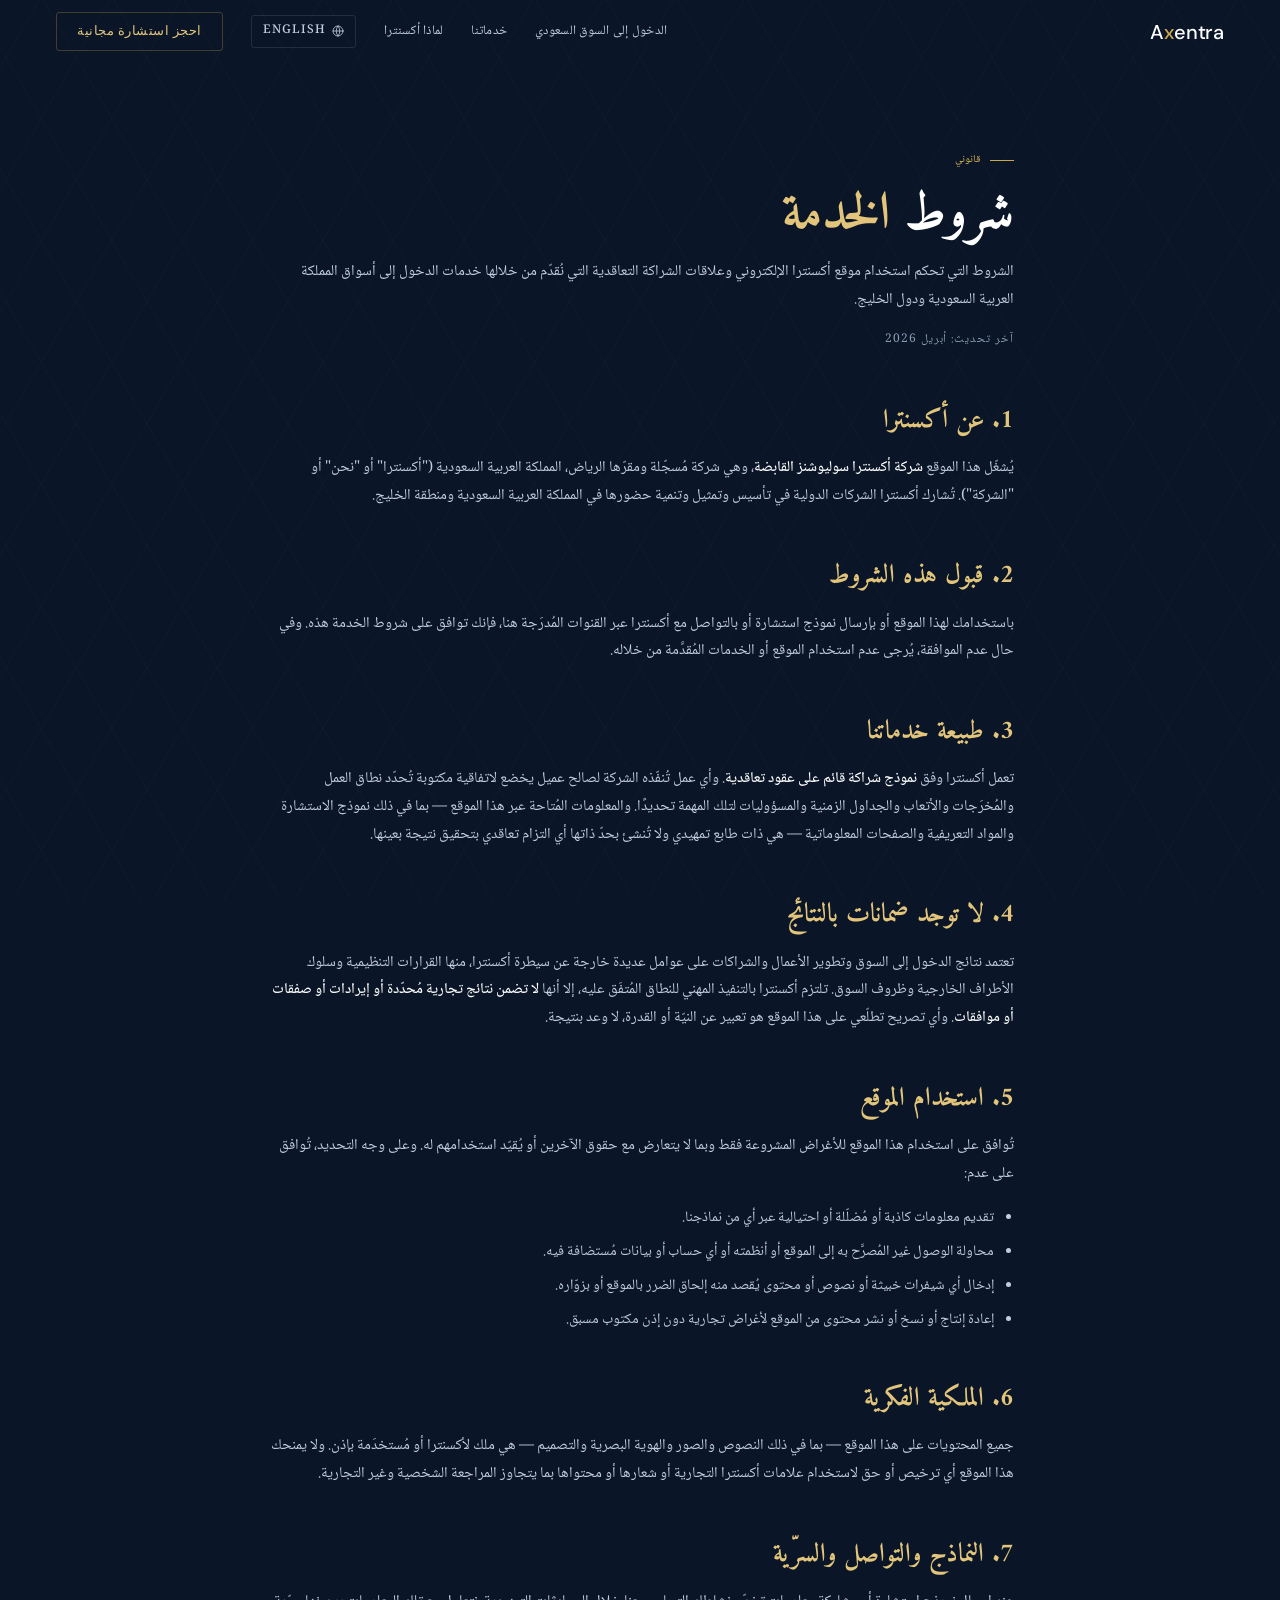
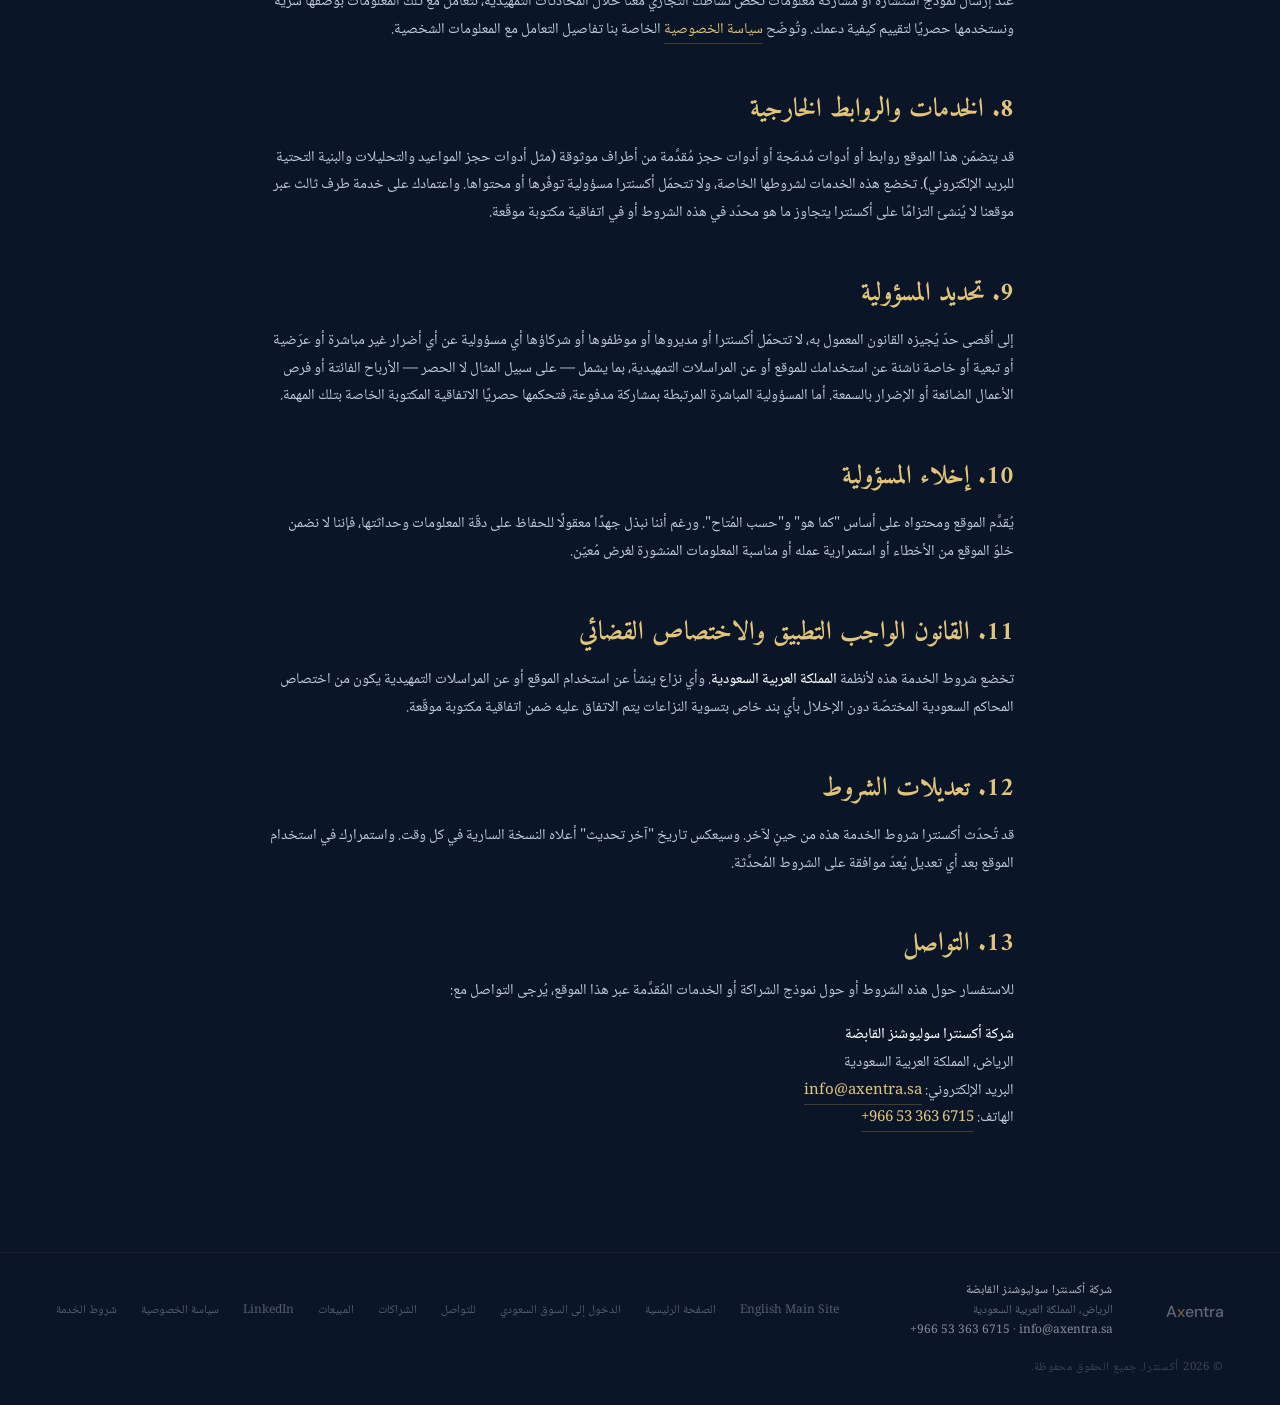
<file: ar/terms/index.html>
<!DOCTYPE html>
<html lang="ar" dir="rtl">
<head>
  <!-- Google Tag Manager -->
  <script>(function(w,d,s,l,i){w[l]=w[l]||[];w[l].push({'gtm.start':
  new Date().getTime(),event:'gtm.js'});var f=d.getElementsByTagName(s)[0],
  j=d.createElement(s),dl=l!='dataLayer'?'&l='+l:'';j.async=true;j.src=
  'https://www.googletagmanager.com/gtm.js?id='+i+dl;f.parentNode.insertBefore(j,f);
  })(window,document,'script','dataLayer','GTM-MSKR2GPT');</script>
  <!-- End Google Tag Manager -->
  <!-- Google tag (gtag.js) -->
  <script async src="https://www.googletagmanager.com/gtag/js?id=AW-18113566600"></script>
  <script>
    window.dataLayer = window.dataLayer || [];
    function gtag(){dataLayer.push(arguments);}
    gtag('js', new Date());
    gtag('config', 'AW-18113566600');
  </script>
  <meta charset="UTF-8" />
  <meta name="viewport" content="width=device-width, initial-scale=1.0" />
  <title>شروط الخدمة — أكسنترا</title>
  <meta name="description" content="الشروط التي تحكم استخدام موقع أكسنترا الإلكتروني وعلاقات الشراكة التعاقدية التي نُقدّم من خلالها خدمات الدخول إلى أسواق السعودية والخليج." />
  <meta name="theme-color" content="#0A1628" />
  <link rel="canonical" href="https://axentra.sa/ar/terms" />
  <link rel="alternate" hreflang="en" href="https://axentra.sa/terms" />
  <link rel="alternate" hreflang="ar" href="https://axentra.sa/ar/terms" />
  <link rel="preconnect" href="https://fonts.googleapis.com" />
  <link rel="preconnect" href="https://fonts.gstatic.com" crossorigin />
  <link href="https://fonts.googleapis.com/css2?family=Amiri:wght@400;700&family=Cormorant+Garamond:wght@300;400;600;700&family=DM+Sans:wght@300;400;500&family=Noto+Naskh+Arabic:wght@400;500;700&display=swap" rel="stylesheet" />
  <link rel="stylesheet" href="/assets/styles.css" />
</head>
<body>
  <!-- Google Tag Manager (noscript) -->
  <noscript><iframe src="https://www.googletagmanager.com/ns.html?id=GTM-MSKR2GPT"
  height="0" width="0" style="display:none;visibility:hidden"></iframe></noscript>
  <!-- End Google Tag Manager (noscript) -->

  <!-- NAV -->
  <nav id="navbar">
    <a class="logo" href="/ar/">A<span class="x">x</span>entra</a>
    <div class="nav-links">
      <a class="nav-link" href="/ar/saudi-market-entry">الدخول إلى السوق السعودي</a>
      <a class="nav-link" href="/ar/#services">خدماتنا</a>
      <a class="nav-link" href="/ar/#why">لماذا أكسنترا</a>
      <a class="lang-switch" href="/terms" hreflang="en" aria-label="Switch to English">
        <svg class="lang-switch-globe" viewBox="0 0 24 24"><circle cx="12" cy="12" r="10"/><path d="M2 12h20M12 2a15 15 0 0 1 0 20M12 2a15 15 0 0 0 0 20"/></svg>
        English
      </a>
      <a class="nav-cta" href="/ar/#form">احجز استشارة مجانية</a>
    </div>
  </nav>

  <!-- LEGAL CONTENT -->
  <section class="section-legal">
    <div class="legal-header fade-up">
      <div class="sec-kicker">
        <div class="sec-kicker-line"></div>
        <span>قانوني</span>
      </div>
      <h1 class="sec-title">شروط <em>الخدمة</em></h1>
      <p class="sec-body">الشروط التي تحكم استخدام موقع أكسنترا الإلكتروني وعلاقات الشراكة التعاقدية التي نُقدّم من خلالها خدمات الدخول إلى أسواق المملكة العربية السعودية ودول الخليج.</p>
      <div class="legal-meta">آخر تحديث: أبريل 2026</div>
    </div>

    <div class="legal-body fade-up">
      <h2>1. عن أكسنترا</h2>
      <p>يُشغّل هذا الموقع <strong>شركة أكسنترا سوليوشنز القابضة</strong>، وهي شركة مُسجّلة ومقرّها الرياض، المملكة العربية السعودية ("أكسنترا" أو "نحن" أو "الشركة"). تُشارك أكسنترا الشركات الدولية في تأسيس وتمثيل وتنمية حضورها في المملكة العربية السعودية ومنطقة الخليج.</p>

      <h2>2. قبول هذه الشروط</h2>
      <p>باستخدامك لهذا الموقع أو بإرسال نموذج استشارة أو بالتواصل مع أكسنترا عبر القنوات المُدرَجة هنا، فإنك توافق على شروط الخدمة هذه. وفي حال عدم الموافقة، يُرجى عدم استخدام الموقع أو الخدمات المُقدَّمة من خلاله.</p>

      <h2>3. طبيعة خدماتنا</h2>
      <p>تعمل أكسنترا وفق <strong>نموذج شراكة قائم على عقود تعاقدية</strong>. وأي عمل تُنفّذه الشركة لصالح عميل يخضع لاتفاقية مكتوبة تُحدّد نطاق العمل والمُخرَجات والأتعاب والجداول الزمنية والمسؤوليات لتلك المهمة تحديدًا. والمعلومات المُتاحة عبر هذا الموقع — بما في ذلك نموذج الاستشارة والمواد التعريفية والصفحات المعلوماتية — هي ذات طابع تمهيدي ولا تُنشئ بحدّ ذاتها أي التزام تعاقدي بتحقيق نتيجة بعينها.</p>

      <h2>4. لا توجد ضمانات بالنتائج</h2>
      <p>تعتمد نتائج الدخول إلى السوق وتطوير الأعمال والشراكات على عوامل عديدة خارجة عن سيطرة أكسنترا، منها القرارات التنظيمية وسلوك الأطراف الخارجية وظروف السوق. تلتزم أكسنترا بالتنفيذ المهني للنطاق المُتفَق عليه، إلا أنها <strong>لا تضمن نتائج تجارية مُحدّدة أو إيرادات أو صفقات أو موافقات</strong>. وأي تصريح تطلّعي على هذا الموقع هو تعبير عن النيّة أو القدرة، لا وعد بنتيجة.</p>

      <h2>5. استخدام الموقع</h2>
      <p>تُوافق على استخدام هذا الموقع للأغراض المشروعة فقط وبما لا يتعارض مع حقوق الآخرين أو يُقيّد استخدامهم له. وعلى وجه التحديد، تُوافق على عدم:</p>
      <ul>
        <li>تقديم معلومات كاذبة أو مُضلّلة أو احتيالية عبر أي من نماذجنا.</li>
        <li>محاولة الوصول غير المُصرَّح به إلى الموقع أو أنظمته أو أي حساب أو بيانات مُستضافة فيه.</li>
        <li>إدخال أي شيفرات خبيثة أو نصوص أو محتوى يُقصد منه إلحاق الضرر بالموقع أو بزوّاره.</li>
        <li>إعادة إنتاج أو نسخ أو نشر محتوى من الموقع لأغراض تجارية دون إذن مكتوب مسبق.</li>
      </ul>

      <h2>6. الملكية الفكرية</h2>
      <p>جميع المحتويات على هذا الموقع — بما في ذلك النصوص والصور والهوية البصرية والتصميم — هي ملك لأكسنترا أو مُستخدَمة بإذن. ولا يمنحك هذا الموقع أي ترخيص أو حق لاستخدام علامات أكسنترا التجارية أو شعارها أو محتواها بما يتجاوز المراجعة الشخصية وغير التجارية.</p>

      <h2>7. النماذج والتواصل والسرّية</h2>
      <p>عند إرسال نموذج استشارة أو مشاركة معلومات تخصّ نشاطك التجاري معنا خلال المحادثات التمهيدية، نتعامل مع تلك المعلومات بوصفها سرّية ونستخدمها حصريًا لتقييم كيفية دعمك. وتُوضّح <a href="/ar/privacy-policy">سياسة الخصوصية</a> الخاصة بنا تفاصيل التعامل مع المعلومات الشخصية.</p>

      <h2>8. الخدمات والروابط الخارجية</h2>
      <p>قد يتضمّن هذا الموقع روابط أو أدوات مُدمَجة أو أدوات حجز مُقدَّمة من أطراف موثوقة (مثل أدوات حجز المواعيد والتحليلات والبنية التحتية للبريد الإلكتروني). تخضع هذه الخدمات لشروطها الخاصة، ولا تتحمّل أكسنترا مسؤولية توفّرها أو محتواها. واعتمادك على خدمة طرف ثالث عبر موقعنا لا يُنشئ التزامًا على أكسنترا يتجاوز ما هو محدّد في هذه الشروط أو في اتفاقية مكتوبة موقّعة.</p>

      <h2>9. تحديد المسؤولية</h2>
      <p>إلى أقصى حدّ يُجيزه القانون المعمول به، لا تتحمّل أكسنترا أو مديروها أو موظفوها أو شركاؤها أي مسؤولية عن أي أضرار غير مباشرة أو عرَضية أو تبعية أو خاصة ناشئة عن استخدامك للموقع أو عن المراسلات التمهيدية، بما يشمل — على سبيل المثال لا الحصر — الأرباح الفائتة أو فرص الأعمال الضائعة أو الإضرار بالسمعة. أما المسؤولية المباشرة المرتبطة بمشاركة مدفوعة، فتحكمها حصريًا الاتفاقية المكتوبة الخاصة بتلك المهمة.</p>

      <h2>10. إخلاء المسؤولية</h2>
      <p>يُقدَّم الموقع ومحتواه على أساس "كما هو" و"حسب المُتاح". ورغم أننا نبذل جهدًا معقولًا للحفاظ على دقّة المعلومات وحداثتها، فإننا لا نضمن خلوّ الموقع من الأخطاء أو استمرارية عمله أو مناسبة المعلومات المنشورة لغرض مُعيّن.</p>

      <h2>11. القانون الواجب التطبيق والاختصاص القضائي</h2>
      <p>تخضع شروط الخدمة هذه لأنظمة <strong>المملكة العربية السعودية</strong>. وأي نزاع ينشأ عن استخدام الموقع أو عن المراسلات التمهيدية يكون من اختصاص المحاكم السعودية المختصّة دون الإخلال بأي بند خاص بتسوية النزاعات يتم الاتفاق عليه ضمن اتفاقية مكتوبة موقّعة.</p>

      <h2>12. تعديلات الشروط</h2>
      <p>قد تُحدّث أكسنترا شروط الخدمة هذه من حينٍ لآخر. وسيعكس تاريخ "آخر تحديث" أعلاه النسخة السارية في كل وقت. واستمرارك في استخدام الموقع بعد أي تعديل يُعدّ موافقة على الشروط المُحدَّثة.</p>

      <h2>13. التواصل</h2>
      <p>للاستفسار حول هذه الشروط أو حول نموذج الشراكة أو الخدمات المُقدَّمة عبر هذا الموقع، يُرجى التواصل مع:</p>
      <p><strong>شركة أكسنترا سوليوشنز القابضة</strong><br>
      الرياض، المملكة العربية السعودية<br>
      البريد الإلكتروني: <a href="mailto:info@axentra.sa">info@axentra.sa</a><br>
      الهاتف: <a href="tel:+966533636715" dir="ltr">+966 53 363 6715</a></p>
    </div>
  </section>

  <!-- FOOTER -->
  <footer>
    <div class="footer-logo">A<span class="x">x</span>entra</div>
    <div class="footer-company">
      <p class="footer-company-name">شركة أكسنترا سوليوشنز القابضة</p>
      <p>الرياض، المملكة العربية السعودية</p>
      <p><a href="mailto:info@axentra.sa">info@axentra.sa</a> · <a href="tel:+966533636715" dir="ltr">+966 53 363 6715</a></p>
    </div>
    <div class="footer-links">
      <a href="/">English Main Site</a>
      <a href="/ar/">الصفحة الرئيسية</a>
      <a href="/ar/saudi-market-entry">الدخول إلى السوق السعودي</a>
      <a href="mailto:info@axentra.sa">للتواصل</a>
      <a href="mailto:Partnership@axentra.sa">الشراكات</a>
      <a href="mailto:Sales@axentra.sa">المبيعات</a>
      <a href="https://linkedin.com/company/axentra-sa" target="_blank" rel="noopener">LinkedIn</a>
      <a href="/ar/privacy-policy">سياسة الخصوصية</a>
      <a href="/ar/terms">شروط الخدمة</a>
    </div>
    <p>&copy; 2026 أكسنترا. جميع الحقوق محفوظة.</p>
  </footer>

  <script>
    const nav = document.getElementById('navbar');
    window.addEventListener('scroll', () => {
      nav.classList.toggle('scrolled', window.scrollY > 60);
    }, { passive: true });

    const observer = new IntersectionObserver((entries) => {
      entries.forEach(e => {
        if (e.isIntersecting) { e.target.classList.add('visible'); observer.unobserve(e.target); }
      });
    }, { threshold: 0.1 });
    document.querySelectorAll('.fade-up').forEach(el => observer.observe(el));
  </script>
<!-- Start of HubSpot Embed Code -->
  <script type="text/javascript" id="hs-script-loader" async defer src="//js-eu1.hs-scripts.com/148391729.js"></script>
<!-- End of HubSpot Embed Code -->
</body>
</html>
</file>
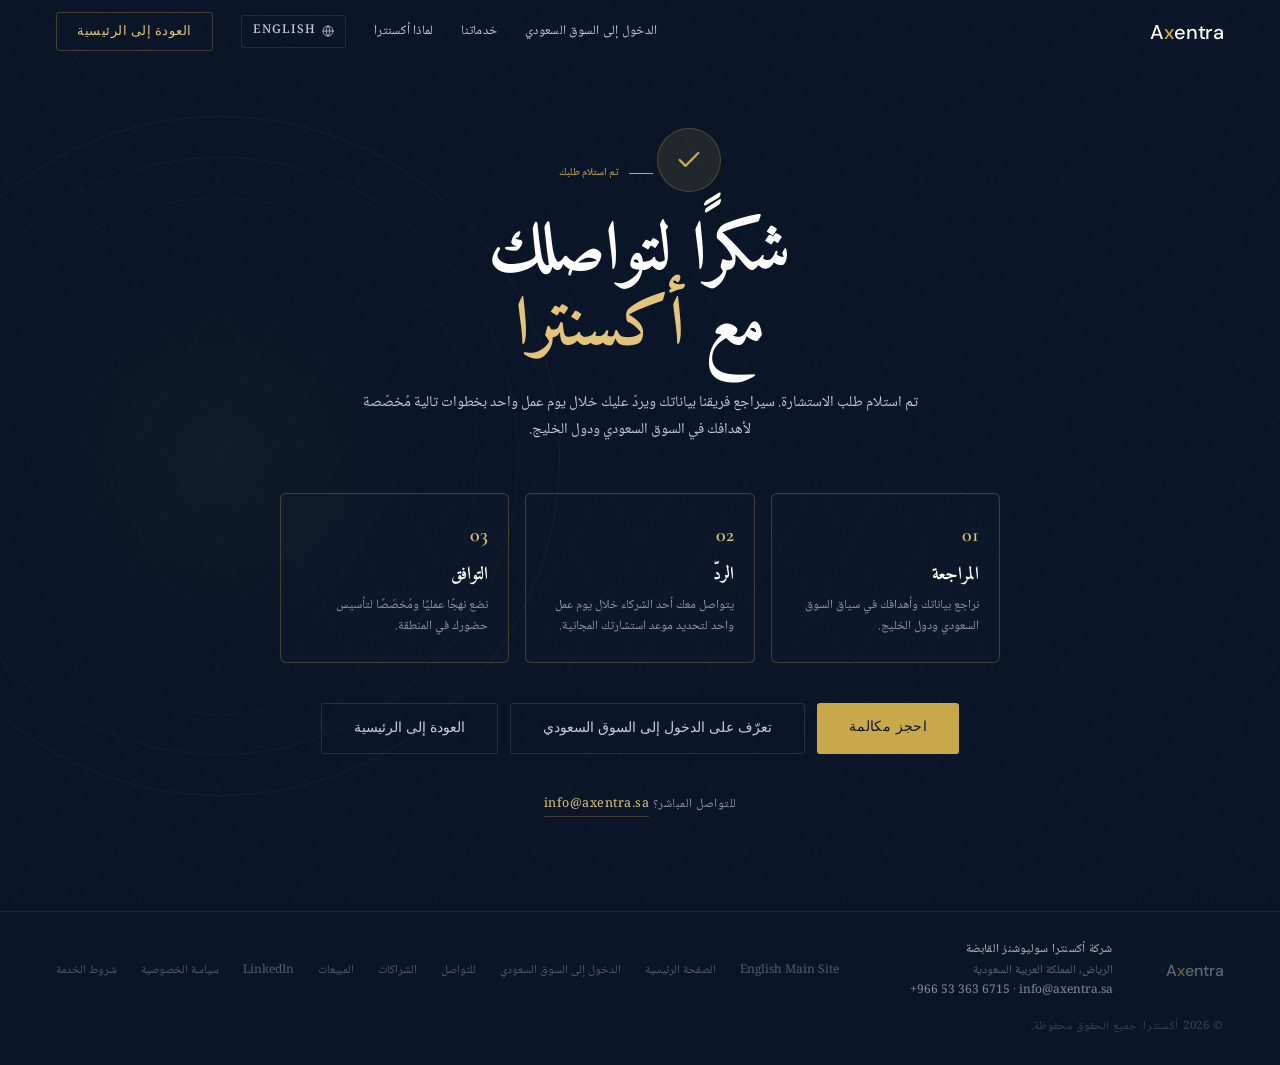
<file: ar/thank-you/index.html>
<!DOCTYPE html>
<html lang="ar" dir="rtl">
<head>
  <!-- Google Tag Manager -->
  <script>(function(w,d,s,l,i){w[l]=w[l]||[];w[l].push({'gtm.start':
  new Date().getTime(),event:'gtm.js'});var f=d.getElementsByTagName(s)[0],
  j=d.createElement(s),dl=l!='dataLayer'?'&l='+l:'';j.async=true;j.src=
  'https://www.googletagmanager.com/gtm.js?id='+i+dl;f.parentNode.insertBefore(j,f);
  })(window,document,'script','dataLayer','GTM-MSKR2GPT');</script>
  <!-- End Google Tag Manager -->
  <!-- Google tag (gtag.js) -->
  <script async src="https://www.googletagmanager.com/gtag/js?id=AW-18113566600"></script>
  <script>
    window.dataLayer = window.dataLayer || [];
    function gtag(){dataLayer.push(arguments);}
    gtag('js', new Date());
    gtag('config', 'AW-18113566600');
  </script>
  <meta charset="UTF-8" />
  <meta name="viewport" content="width=device-width, initial-scale=1.0" />
  <title>شكرًا لك — أكسنترا</title>
  <meta name="description" content="تم استلام طلب استشارتك. سيتواصل معك فريق أكسنترا خلال يوم عمل واحد." />
  <meta name="robots" content="noindex,follow" />
  <meta name="theme-color" content="#0A1628" />
  <link rel="canonical" href="https://axentra.sa/ar/thank-you" />
  <link rel="alternate" hreflang="en" href="https://axentra.sa/thank-you" />
  <link rel="alternate" hreflang="ar" href="https://axentra.sa/ar/thank-you" />
  <link rel="preconnect" href="https://fonts.googleapis.com" />
  <link rel="preconnect" href="https://fonts.gstatic.com" crossorigin />
  <link href="https://fonts.googleapis.com/css2?family=Amiri:wght@400;700&family=Cormorant+Garamond:wght@300;400;600;700&family=DM+Sans:wght@300;400;500&family=Noto+Naskh+Arabic:wght@400;500;700&display=swap" rel="stylesheet" />
  <link rel="stylesheet" href="/assets/styles.css" />
  <link href="https://assets.calendly.com/assets/external/widget.css" rel="stylesheet" />
  <style>
    .thankyou {
      min-height: 100vh;
      display: flex;
      align-items: center;
      justify-content: center;
      padding: 8rem 2rem 6rem;
      position: relative;
      overflow: hidden;
    }
    .thankyou-inner {
      max-width: 720px;
      width: 100%;
      text-align: center;
      position: relative;
      z-index: 1;
    }
    .thankyou .sec-kicker { justify-content: center; }
    .thankyou .success-icon {
      width: 64px; height: 64px;
      border-radius: 50%;
      background: var(--gold-dim);
      border: 1px solid var(--gold-bdr);
      display: inline-flex;
      align-items: center;
      justify-content: center;
      margin-bottom: 1.5rem;
    }
    .thankyou .success-icon svg {
      width: 28px; height: 28px;
      stroke: var(--gold);
      fill: none;
      stroke-width: 2;
      stroke-linecap: round;
      stroke-linejoin: round;
    }
    .thankyou .sec-body {
      max-width: 560px;
      margin: 1.25rem auto 0;
    }
    .thankyou .next-steps {
      margin-top: 3rem;
      display: grid;
      grid-template-columns: repeat(3, 1fr);
      gap: 1rem;
      text-align: right;
    }
    .thankyou .next-step {
      padding: 1.5rem 1.25rem;
      border: 1px solid var(--gold-bdr);
      border-radius: 6px;
      background: rgba(255,255,255,0.01);
    }
    .thankyou .next-step-num {
      font-family: 'Cormorant Garamond', serif;
      font-size: 20px;
      font-weight: 600;
      color: var(--gold-light);
      margin-bottom: 0.5rem;
    }
    .thankyou .next-step h4 {
      font-family: 'Amiri','Cormorant Garamond', serif;
      font-size: 18px;
      color: var(--white);
      margin-bottom: 0.35rem;
      font-weight: 600;
    }
    .thankyou .next-step p {
      font-size: 12.5px;
      font-weight: 300;
      color: var(--text-body);
      line-height: 1.65;
    }
    .thankyou .ty-cta-row {
      display: flex;
      gap: 12px;
      flex-wrap: wrap;
      justify-content: center;
      margin-top: 2.5rem;
    }
    .thankyou .ty-contact {
      margin-top: 2.5rem;
      font-size: 12.5px;
      color: var(--text-body);
      letter-spacing: 0.04em;
    }
    .thankyou .ty-contact a {
      color: var(--gold-light);
      text-decoration: none;
      border-bottom: 1px solid var(--gold-bdr);
      padding-bottom: 1px;
    }
    .thankyou .ty-contact a:hover { color: var(--gold); border-color: var(--gold); }
    @media (max-width: 720px) {
      .thankyou { padding: 7rem 1.25rem 4rem; }
      .thankyou .next-steps { grid-template-columns: 1fr; }
    }
  </style>
</head>
<body>
  <!-- Google Tag Manager (noscript) -->
  <noscript><iframe src="https://www.googletagmanager.com/ns.html?id=GTM-MSKR2GPT"
  height="0" width="0" style="display:none;visibility:hidden"></iframe></noscript>
  <!-- End Google Tag Manager (noscript) -->

  <!-- NAV -->
  <nav id="navbar">
    <a class="logo" href="/ar/">A<span class="x">x</span>entra</a>
    <div class="nav-links">
      <a class="nav-link" href="/ar/saudi-market-entry">الدخول إلى السوق السعودي</a>
      <a class="nav-link" href="/ar/#services">خدماتنا</a>
      <a class="nav-link" href="/ar/#why">لماذا أكسنترا</a>
      <a class="lang-switch" href="/thank-you" hreflang="en" aria-label="Switch to English">
        <svg class="lang-switch-globe" viewBox="0 0 24 24"><circle cx="12" cy="12" r="10"/><path d="M2 12h20M12 2a15 15 0 0 1 0 20M12 2a15 15 0 0 0 0 20"/></svg>
        English
      </a>
      <a class="nav-cta" href="/ar/">العودة إلى الرئيسية</a>
    </div>
  </nav>

  <!-- THANK YOU -->
  <section class="thankyou hero">
    <div class="hero-geo"><div class="hero-geo-inner"></div></div>
    <div class="thankyou-inner">
      <div class="success-icon fade-up">
        <svg viewBox="0 0 24 24"><polyline points="20 6 9 17 4 12"/></svg>
      </div>
      <div class="sec-kicker fade-up">
        <div class="sec-kicker-line"></div>
        <span>تم استلام طلبك</span>
      </div>
      <h1 class="fade-up fade-up-delay-1">
        شكرًا لتواصلك<br>مع <em>أكسنترا</em>
      </h1>
      <p class="sec-body fade-up fade-up-delay-2">
        تم استلام طلب الاستشارة. سيراجع فريقنا بياناتك ويردّ عليك خلال يوم عمل واحد بخطوات تالية مُخصّصة لأهدافك في السوق السعودي ودول الخليج.
      </p>

      <div class="next-steps">
        <div class="next-step fade-up">
          <div class="next-step-num">01</div>
          <h4>المراجعة</h4>
          <p>نراجع بياناتك وأهدافك في سياق السوق السعودي ودول الخليج.</p>
        </div>
        <div class="next-step fade-up fade-up-delay-1">
          <div class="next-step-num">02</div>
          <h4>الردّ</h4>
          <p>يتواصل معك أحد الشركاء خلال يوم عمل واحد لتحديد موعد استشارتك المجانية.</p>
        </div>
        <div class="next-step fade-up fade-up-delay-2">
          <div class="next-step-num">03</div>
          <h4>التوافق</h4>
          <p>نضع نهجًا عمليًا ومُخصّصًا لتأسيس حضورك في المنطقة.</p>
        </div>
      </div>

      <div class="ty-cta-row fade-up fade-up-delay-3">
        <a class="btn-gold" href="https://calendly.com/partnership-axentra/30min" target="_blank" rel="noopener">احجز مكالمة</a>
        <a class="btn-ghost" href="/ar/saudi-market-entry">تعرّف على الدخول إلى السوق السعودي</a>
        <a class="btn-ghost" href="/ar/">العودة إلى الرئيسية</a>
      </div>

      <p class="ty-contact fade-up fade-up-delay-3">
        للتواصل المباشر؟ <a href="mailto:info@axentra.sa">info@axentra.sa</a>
      </p>
    </div>
  </section>

  <!-- FOOTER -->
  <footer>
    <div class="footer-logo">A<span class="x">x</span>entra</div>
    <div class="footer-company">
      <p class="footer-company-name">شركة أكسنترا سوليوشنز القابضة</p>
      <p>الرياض، المملكة العربية السعودية</p>
      <p><a href="mailto:info@axentra.sa">info@axentra.sa</a> · <a href="tel:+966533636715" dir="ltr">+966 53 363 6715</a></p>
    </div>
    <div class="footer-links">
      <a href="/">English Main Site</a>
      <a href="/ar/">الصفحة الرئيسية</a>
      <a href="/ar/saudi-market-entry">الدخول إلى السوق السعودي</a>
      <a href="mailto:info@axentra.sa">للتواصل</a>
      <a href="mailto:Partnership@axentra.sa">الشراكات</a>
      <a href="mailto:Sales@axentra.sa">المبيعات</a>
      <a href="https://linkedin.com/company/axentra-sa" target="_blank" rel="noopener">LinkedIn</a>
      <a href="/ar/privacy-policy">سياسة الخصوصية</a>
      <a href="/ar/terms">شروط الخدمة</a>
    </div>
    <p>&copy; 2026 أكسنترا. جميع الحقوق محفوظة.</p>
  </footer>

  <script>
    const nav = document.getElementById('navbar');
    window.addEventListener('scroll', () => {
      nav.classList.toggle('scrolled', window.scrollY > 60);
    }, { passive: true });

    const observer = new IntersectionObserver((entries) => {
      entries.forEach(e => {
        if (e.isIntersecting) { e.target.classList.add('visible'); observer.unobserve(e.target); }
      });
    }, { threshold: 0.1 });
    document.querySelectorAll('.fade-up').forEach(el => observer.observe(el));
  </script>

  <!-- Calendly widget -->
  <script src="https://assets.calendly.com/assets/external/widget.js" async></script>
  <script>
    window.addEventListener("load", function () {
      if (window.Calendly) {
        Calendly.initPopupWidget({
          url: "https://calendly.com/partnership-axentra/30min"
        });
      }
    });
  </script>
<!-- Start of HubSpot Embed Code -->
  <script type="text/javascript" id="hs-script-loader" async defer src="//js-eu1.hs-scripts.com/148391729.js"></script>
<!-- End of HubSpot Embed Code -->
</body>
</html>
</file>
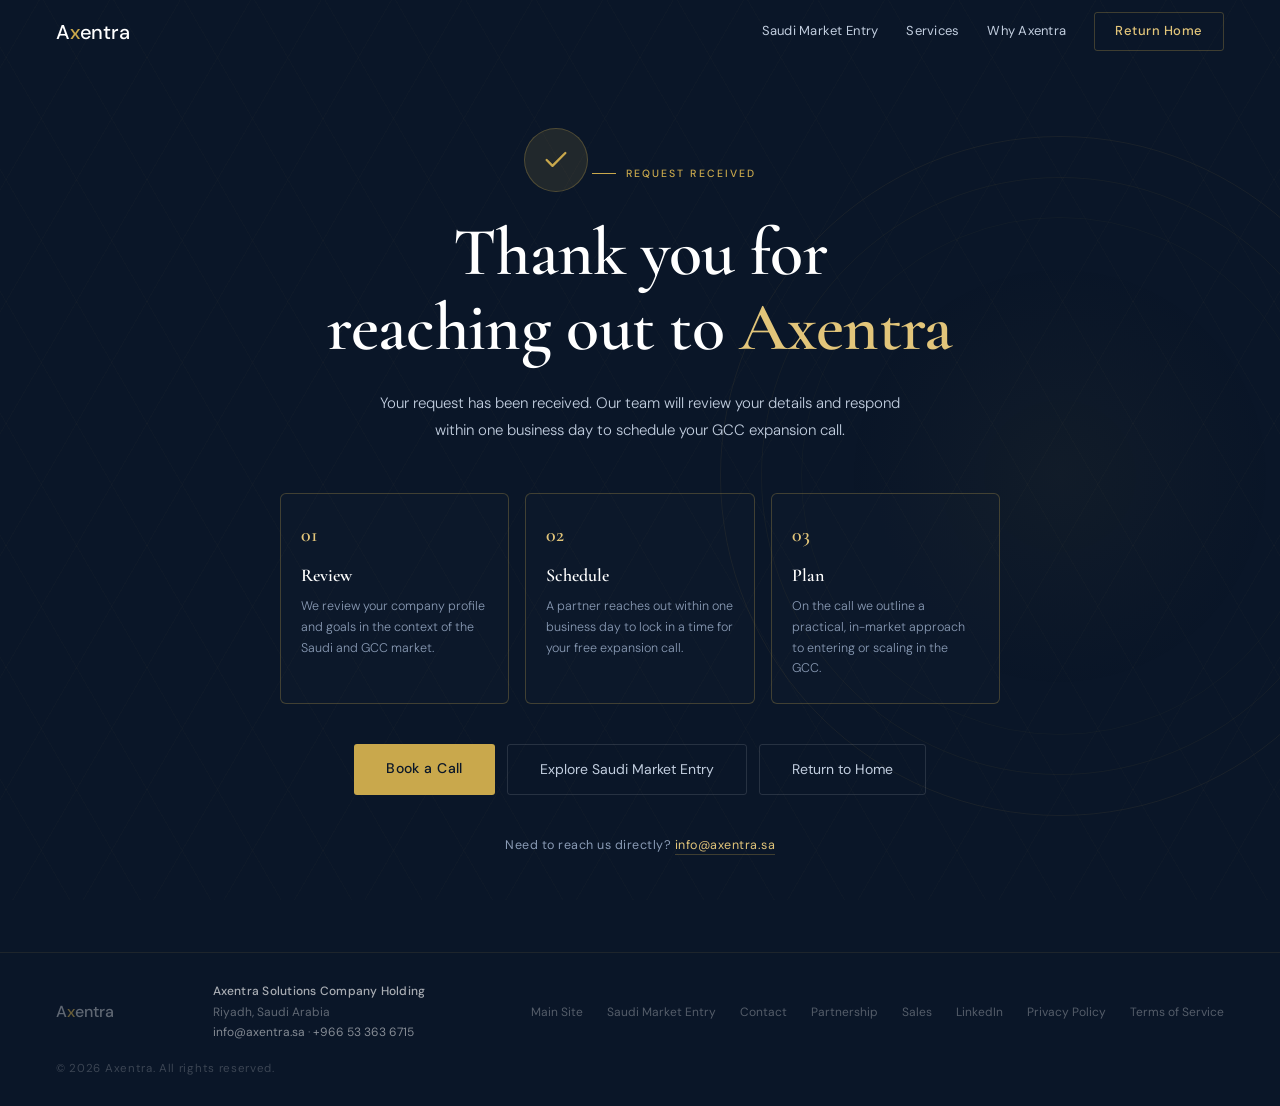
<file: lead/thank-you/index.html>
<!DOCTYPE html>
<html lang="en">
<head>
  <!-- Google Tag Manager -->
  <script>(function(w,d,s,l,i){w[l]=w[l]||[];w[l].push({'gtm.start':
  new Date().getTime(),event:'gtm.js'});var f=d.getElementsByTagName(s)[0],
  j=d.createElement(s),dl=l!='dataLayer'?'&l='+l:'';j.async=true;j.src=
  'https://www.googletagmanager.com/gtm.js?id='+i+dl;f.parentNode.insertBefore(j,f);
  })(window,document,'script','dataLayer','GTM-MSKR2GPT');</script>
  <!-- End Google Tag Manager -->
  <!-- Google tag (gtag.js) -->
  <script async src="https://www.googletagmanager.com/gtag/js?id=AW-18113566600"></script>
  <script>
    window.dataLayer = window.dataLayer || [];
    function gtag(){dataLayer.push(arguments);}
    gtag('js', new Date());
    gtag('config', 'AW-18113566600');
  </script>
  <meta charset="UTF-8" />
  <meta name="viewport" content="width=device-width, initial-scale=1.0" />
  <title>Thank You — Axentra</title>
  <meta name="description" content="Your request has been received. Axentra will be in touch within one business day to schedule your GCC expansion call." />
  <meta name="robots" content="noindex,follow" />
  <meta name="theme-color" content="#0A1628" />
  <link rel="canonical" href="https://axentra.sa/lead/thank-you" />
  <link rel="preconnect" href="https://fonts.googleapis.com" />
  <link rel="preconnect" href="https://fonts.gstatic.com" crossorigin />
  <link href="https://fonts.googleapis.com/css2?family=Cormorant+Garamond:wght@300;400;600;700&family=DM+Sans:wght@300;400;500&display=swap" rel="stylesheet" />
  <link rel="stylesheet" href="/assets/styles.css" />
  <link href="https://assets.calendly.com/assets/external/widget.css" rel="stylesheet" />
  <style>
    .thankyou {
      min-height: 100vh;
      display: flex;
      align-items: center;
      justify-content: center;
      padding: 8rem 2rem 6rem;
      position: relative;
      overflow: hidden;
    }
    .thankyou-inner {
      max-width: 720px;
      width: 100%;
      text-align: center;
      position: relative;
      z-index: 1;
    }
    .thankyou .sec-kicker { justify-content: center; }
    .thankyou .success-icon {
      width: 64px; height: 64px;
      border-radius: 50%;
      background: var(--gold-dim);
      border: 1px solid var(--gold-bdr);
      display: inline-flex;
      align-items: center;
      justify-content: center;
      margin-bottom: 1.5rem;
    }
    .thankyou .success-icon svg {
      width: 28px; height: 28px;
      stroke: var(--gold);
      fill: none;
      stroke-width: 2;
      stroke-linecap: round;
      stroke-linejoin: round;
    }
    .thankyou .sec-body {
      max-width: 560px;
      margin: 1.25rem auto 0;
    }
    .thankyou .next-steps {
      margin-top: 3rem;
      display: grid;
      grid-template-columns: repeat(3, 1fr);
      gap: 1rem;
      text-align: left;
    }
    .thankyou .next-step {
      padding: 1.5rem 1.25rem;
      border: 1px solid var(--gold-bdr);
      border-radius: 6px;
      background: rgba(255,255,255,0.01);
    }
    .thankyou .next-step-num {
      font-family: 'Cormorant Garamond', serif;
      font-size: 20px;
      font-weight: 600;
      color: var(--gold-light);
      margin-bottom: 0.5rem;
    }
    .thankyou .next-step h4 {
      font-family: 'Cormorant Garamond', serif;
      font-size: 18px;
      color: var(--white);
      margin-bottom: 0.35rem;
      font-weight: 600;
    }
    .thankyou .next-step p {
      font-size: 12.5px;
      font-weight: 300;
      color: var(--text-body);
      line-height: 1.65;
    }
    .thankyou .ty-cta-row {
      display: flex;
      gap: 12px;
      flex-wrap: wrap;
      justify-content: center;
      margin-top: 2.5rem;
    }
    .thankyou .ty-contact {
      margin-top: 2.5rem;
      font-size: 12.5px;
      color: var(--text-body);
      letter-spacing: 0.04em;
    }
    .thankyou .ty-contact a {
      color: var(--gold-light);
      text-decoration: none;
      border-bottom: 1px solid var(--gold-bdr);
      padding-bottom: 1px;
    }
    .thankyou .ty-contact a:hover { color: var(--gold); border-color: var(--gold); }
    @media (max-width: 720px) {
      .thankyou { padding: 7rem 1.25rem 4rem; }
      .thankyou .next-steps { grid-template-columns: 1fr; }
    }
  </style>
</head>
<body>
  <!-- Google Tag Manager (noscript) -->
  <noscript><iframe src="https://www.googletagmanager.com/ns.html?id=GTM-MSKR2GPT"
  height="0" width="0" style="display:none;visibility:hidden"></iframe></noscript>
  <!-- End Google Tag Manager (noscript) -->

  <!-- NAV -->
  <nav id="navbar">
    <a class="logo" href="/">A<span class="x">x</span>entra</a>
    <div class="nav-links">
      <a class="nav-link" href="/saudi-market-entry">Saudi Market Entry</a>
      <a class="nav-link" href="/#services">Services</a>
      <a class="nav-link" href="/#why">Why Axentra</a>
      <a class="nav-cta" href="/">Return Home</a>
    </div>
  </nav>

  <!-- THANK YOU -->
  <section class="thankyou hero">
    <div class="hero-geo"><div class="hero-geo-inner"></div></div>
    <div class="thankyou-inner">
      <div class="success-icon fade-up">
        <svg viewBox="0 0 24 24"><polyline points="20 6 9 17 4 12"/></svg>
      </div>
      <div class="sec-kicker fade-up">
        <div class="sec-kicker-line"></div>
        <span>Request Received</span>
      </div>
      <h1 class="fade-up fade-up-delay-1">
        Thank you for<br>reaching out to <em>Axentra</em>
      </h1>
      <p class="sec-body fade-up fade-up-delay-2">
        Your request has been received. Our team will review your details and respond within one business day to schedule your GCC expansion call.
      </p>

      <div class="next-steps">
        <div class="next-step fade-up">
          <div class="next-step-num">01</div>
          <h4>Review</h4>
          <p>We review your company profile and goals in the context of the Saudi and GCC market.</p>
        </div>
        <div class="next-step fade-up fade-up-delay-1">
          <div class="next-step-num">02</div>
          <h4>Schedule</h4>
          <p>A partner reaches out within one business day to lock in a time for your free expansion call.</p>
        </div>
        <div class="next-step fade-up fade-up-delay-2">
          <div class="next-step-num">03</div>
          <h4>Plan</h4>
          <p>On the call we outline a practical, in-market approach to entering or scaling in the GCC.</p>
        </div>
      </div>

      <div class="ty-cta-row fade-up fade-up-delay-3">
        <a class="btn-gold" href="https://calendly.com/partnership-axentra/30min" target="_blank" rel="noopener">Book a Call</a>
        <a class="btn-ghost" href="/saudi-market-entry">Explore Saudi Market Entry</a>
        <a class="btn-ghost" href="/">Return to Home</a>
      </div>

      <p class="ty-contact fade-up fade-up-delay-3">
        Need to reach us directly? <a href="mailto:info@axentra.sa">info@axentra.sa</a>
      </p>
    </div>
  </section>

  <!-- FOOTER -->
  <footer>
    <div class="footer-logo">A<span class="x">x</span>entra</div>
    <div class="footer-company">
      <p class="footer-company-name">Axentra Solutions Company Holding</p>
      <p>Riyadh, Saudi Arabia</p>
      <p><a href="mailto:info@axentra.sa">info@axentra.sa</a> · <a href="tel:+966533636715" dir="ltr">+966 53 363 6715</a></p>
    </div>
    <div class="footer-links">
      <a href="/">Main Site</a>
      <a href="/saudi-market-entry">Saudi Market Entry</a>
      <a href="mailto:info@axentra.sa">Contact</a>
      <a href="mailto:Partnership@axentra.sa">Partnership</a>
      <a href="mailto:Sales@axentra.sa">Sales</a>
      <a href="https://linkedin.com/company/axentra-sa" target="_blank" rel="noopener">LinkedIn</a>
      <a href="/privacy-policy">Privacy Policy</a>
      <a href="/terms">Terms of Service</a>
    </div>
    <p>&copy; 2026 Axentra. All rights reserved.</p>
  </footer>

  <script>
    const nav = document.getElementById('navbar');
    window.addEventListener('scroll', () => {
      nav.classList.toggle('scrolled', window.scrollY > 60);
    }, { passive: true });

    const observer = new IntersectionObserver((entries) => {
      entries.forEach(e => {
        if (e.isIntersecting) { e.target.classList.add('visible'); observer.unobserve(e.target); }
      });
    }, { threshold: 0.1 });
    document.querySelectorAll('.fade-up').forEach(el => observer.observe(el));
  </script>

  <!-- Calendly widget -->
  <script src="https://assets.calendly.com/assets/external/widget.js" async></script>
  <script>
    window.addEventListener("load", function () {
      if (window.Calendly) {
        Calendly.initPopupWidget({
          url: "https://calendly.com/partnership-axentra/30min"
        });
      }
    });
  </script>
<!-- Start of HubSpot Embed Code -->
  <script type="text/javascript" id="hs-script-loader" async defer src="//js-eu1.hs-scripts.com/148391729.js"></script>
<!-- End of HubSpot Embed Code -->
</body>
</html>
</file>
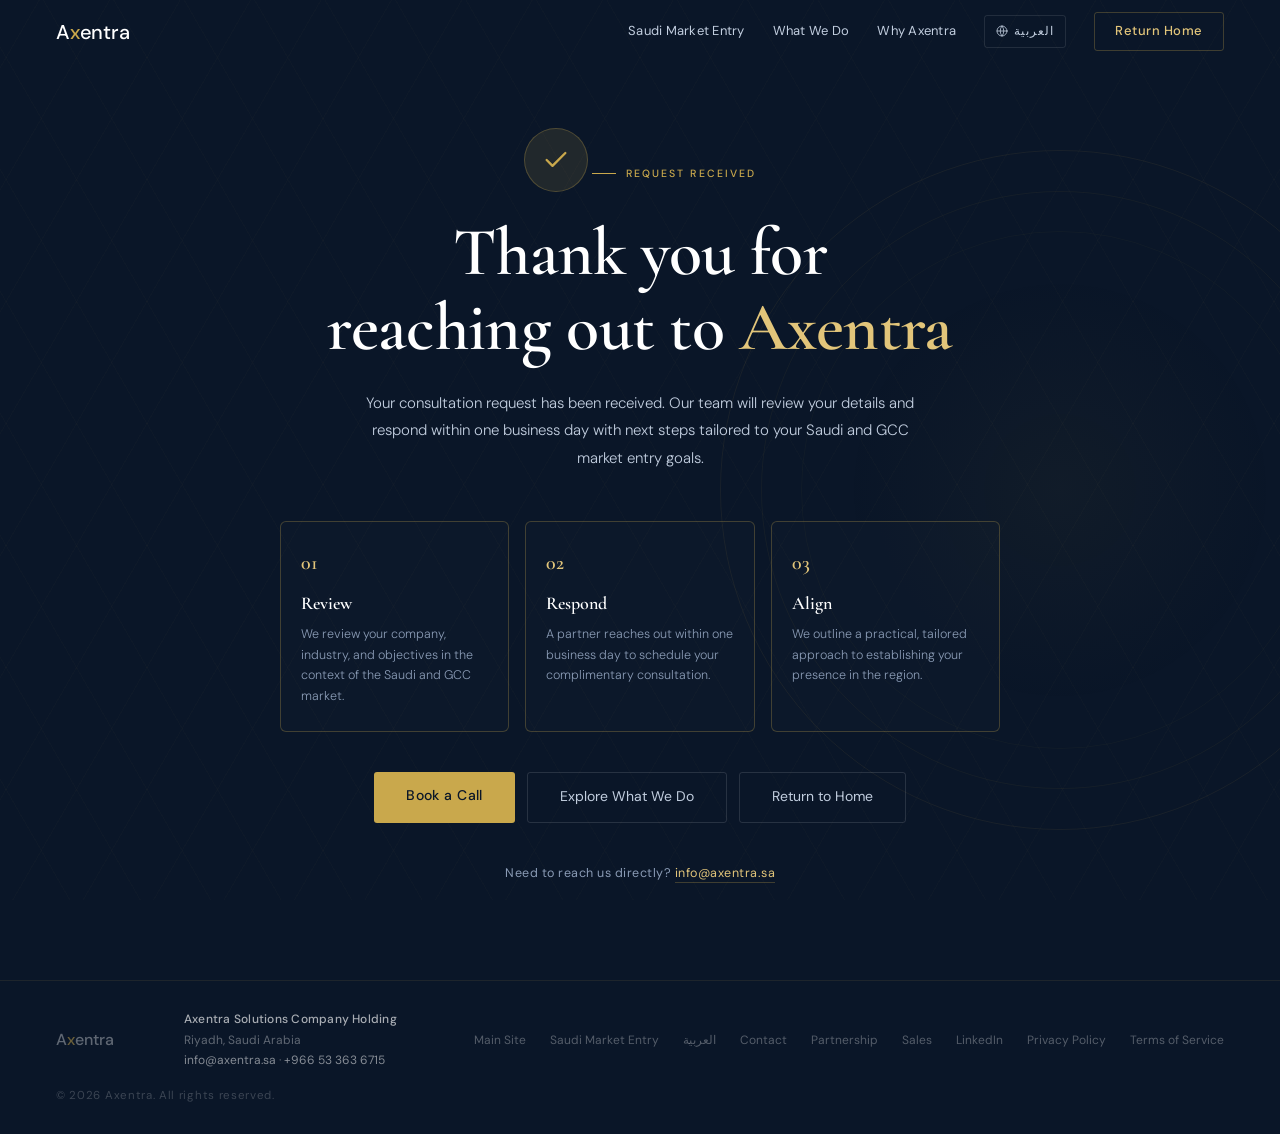
<file: saudi-market-entry/thank-you/index.html>
<!DOCTYPE html>
<html lang="en">
<head>
  <!-- Google Tag Manager -->
  <script>(function(w,d,s,l,i){w[l]=w[l]||[];w[l].push({'gtm.start':
  new Date().getTime(),event:'gtm.js'});var f=d.getElementsByTagName(s)[0],
  j=d.createElement(s),dl=l!='dataLayer'?'&l='+l:'';j.async=true;j.src=
  'https://www.googletagmanager.com/gtm.js?id='+i+dl;f.parentNode.insertBefore(j,f);
  })(window,document,'script','dataLayer','GTM-MSKR2GPT');</script>
  <!-- End Google Tag Manager -->
  <!-- Google tag (gtag.js) -->
  <script async src="https://www.googletagmanager.com/gtag/js?id=AW-18113566600"></script>
  <script>
    window.dataLayer = window.dataLayer || [];
    function gtag(){dataLayer.push(arguments);}
    gtag('js', new Date());
    gtag('config', 'AW-18113566600');
  </script>
  <meta charset="UTF-8" />
  <meta name="viewport" content="width=device-width, initial-scale=1.0" />
  <title>Thank You — Axentra</title>
  <meta name="description" content="Your consultation request has been received. Axentra will be in touch within one business day." />
  <meta name="robots" content="noindex,follow" />
  <meta name="theme-color" content="#0A1628" />
  <link rel="canonical" href="https://axentra.sa/saudi-market-entry/thank-you" />
  <link rel="alternate" hreflang="en" href="https://axentra.sa/saudi-market-entry/thank-you" />
  <link rel="alternate" hreflang="ar" href="https://axentra.sa/ar/saudi-market-entry/thank-you" />
  <link rel="preconnect" href="https://fonts.googleapis.com" />
  <link rel="preconnect" href="https://fonts.gstatic.com" crossorigin />
  <link href="https://fonts.googleapis.com/css2?family=Cormorant+Garamond:wght@300;400;600;700&family=DM+Sans:wght@300;400;500&display=swap" rel="stylesheet" />
  <link rel="stylesheet" href="/assets/styles.css" />
  <link href="https://assets.calendly.com/assets/external/widget.css" rel="stylesheet" />
  <style>
    .thankyou {
      min-height: 100vh;
      display: flex;
      align-items: center;
      justify-content: center;
      padding: 8rem 2rem 6rem;
      position: relative;
      overflow: hidden;
    }
    .thankyou-inner {
      max-width: 720px;
      width: 100%;
      text-align: center;
      position: relative;
      z-index: 1;
    }
    .thankyou .sec-kicker { justify-content: center; }
    .thankyou .success-icon {
      width: 64px; height: 64px;
      border-radius: 50%;
      background: var(--gold-dim);
      border: 1px solid var(--gold-bdr);
      display: inline-flex;
      align-items: center;
      justify-content: center;
      margin-bottom: 1.5rem;
    }
    .thankyou .success-icon svg {
      width: 28px; height: 28px;
      stroke: var(--gold);
      fill: none;
      stroke-width: 2;
      stroke-linecap: round;
      stroke-linejoin: round;
    }
    .thankyou .sec-body {
      max-width: 560px;
      margin: 1.25rem auto 0;
    }
    .thankyou .next-steps {
      margin-top: 3rem;
      display: grid;
      grid-template-columns: repeat(3, 1fr);
      gap: 1rem;
      text-align: left;
    }
    .thankyou .next-step {
      padding: 1.5rem 1.25rem;
      border: 1px solid var(--gold-bdr);
      border-radius: 6px;
      background: rgba(255,255,255,0.01);
    }
    .thankyou .next-step-num {
      font-family: 'Cormorant Garamond', serif;
      font-size: 20px;
      font-weight: 600;
      color: var(--gold-light);
      margin-bottom: 0.5rem;
    }
    .thankyou .next-step h4 {
      font-family: 'Cormorant Garamond', serif;
      font-size: 18px;
      color: var(--white);
      margin-bottom: 0.35rem;
      font-weight: 600;
    }
    .thankyou .next-step p {
      font-size: 12.5px;
      font-weight: 300;
      color: var(--text-body);
      line-height: 1.65;
    }
    .thankyou .ty-cta-row {
      display: flex;
      gap: 12px;
      flex-wrap: wrap;
      justify-content: center;
      margin-top: 2.5rem;
    }
    .thankyou .ty-contact {
      margin-top: 2.5rem;
      font-size: 12.5px;
      color: var(--text-body);
      letter-spacing: 0.04em;
    }
    .thankyou .ty-contact a {
      color: var(--gold-light);
      text-decoration: none;
      border-bottom: 1px solid var(--gold-bdr);
      padding-bottom: 1px;
    }
    .thankyou .ty-contact a:hover { color: var(--gold); border-color: var(--gold); }
    @media (max-width: 720px) {
      .thankyou { padding: 7rem 1.25rem 4rem; }
      .thankyou .next-steps { grid-template-columns: 1fr; }
    }
  </style>
</head>
<body>
  <!-- Google Tag Manager (noscript) -->
  <noscript><iframe src="https://www.googletagmanager.com/ns.html?id=GTM-MSKR2GPT"
  height="0" width="0" style="display:none;visibility:hidden"></iframe></noscript>
  <!-- End Google Tag Manager (noscript) -->

  <!-- NAV -->
  <nav id="navbar">
    <a class="logo" href="/">A<span class="x">x</span>entra</a>
    <div class="nav-links">
      <a class="nav-link" href="/saudi-market-entry">Saudi Market Entry</a>
      <a class="nav-link" href="/saudi-market-entry#services">What We Do</a>
      <a class="nav-link" href="/saudi-market-entry#why">Why Axentra</a>
      <a class="lang-switch" href="/ar/saudi-market-entry/thank-you" hreflang="ar" aria-label="Switch to Arabic">
        <svg class="lang-switch-globe" viewBox="0 0 24 24"><circle cx="12" cy="12" r="10"/><path d="M2 12h20M12 2a15 15 0 0 1 0 20M12 2a15 15 0 0 0 0 20"/></svg>
        العربية
      </a>
      <a class="nav-cta" href="/">Return Home</a>
    </div>
  </nav>

  <!-- THANK YOU -->
  <section class="thankyou hero">
    <div class="hero-geo"><div class="hero-geo-inner"></div></div>
    <div class="thankyou-inner">
      <div class="success-icon fade-up">
        <svg viewBox="0 0 24 24"><polyline points="20 6 9 17 4 12"/></svg>
      </div>
      <div class="sec-kicker fade-up">
        <div class="sec-kicker-line"></div>
        <span>Request Received</span>
      </div>
      <h1 class="fade-up fade-up-delay-1">
        Thank you for<br>reaching out to <em>Axentra</em>
      </h1>
      <p class="sec-body fade-up fade-up-delay-2">
        Your consultation request has been received. Our team will review your details and respond within one business day with next steps tailored to your Saudi and GCC market entry goals.
      </p>

      <div class="next-steps">
        <div class="next-step fade-up">
          <div class="next-step-num">01</div>
          <h4>Review</h4>
          <p>We review your company, industry, and objectives in the context of the Saudi and GCC market.</p>
        </div>
        <div class="next-step fade-up fade-up-delay-1">
          <div class="next-step-num">02</div>
          <h4>Respond</h4>
          <p>A partner reaches out within one business day to schedule your complimentary consultation.</p>
        </div>
        <div class="next-step fade-up fade-up-delay-2">
          <div class="next-step-num">03</div>
          <h4>Align</h4>
          <p>We outline a practical, tailored approach to establishing your presence in the region.</p>
        </div>
      </div>

      <div class="ty-cta-row fade-up fade-up-delay-3">
        <a class="btn-gold" href="https://calendly.com/partnership-axentra/30min" target="_blank" rel="noopener">Book a Call</a>
        <a class="btn-ghost" href="/saudi-market-entry#services">Explore What We Do</a>
        <a class="btn-ghost" href="/">Return to Home</a>
      </div>

      <p class="ty-contact fade-up fade-up-delay-3">
        Need to reach us directly? <a href="mailto:info@axentra.sa">info@axentra.sa</a>
      </p>
    </div>
  </section>

  <!-- FOOTER -->
  <footer>
    <div class="footer-logo">A<span class="x">x</span>entra</div>
    <div class="footer-company">
      <p class="footer-company-name">Axentra Solutions Company Holding</p>
      <p>Riyadh, Saudi Arabia</p>
      <p><a href="mailto:info@axentra.sa">info@axentra.sa</a> · <a href="tel:+966533636715" dir="ltr">+966 53 363 6715</a></p>
    </div>
    <div class="footer-links">
      <a href="/">Main Site</a>
      <a href="/saudi-market-entry">Saudi Market Entry</a>
      <a href="/ar/saudi-market-entry/thank-you">العربية</a>
      <a href="mailto:info@axentra.sa">Contact</a>
      <a href="mailto:Partnership@axentra.sa">Partnership</a>
      <a href="mailto:Sales@axentra.sa">Sales</a>
      <a href="https://linkedin.com/company/axentra-sa" target="_blank" rel="noopener">LinkedIn</a>
      <a href="/privacy-policy">Privacy Policy</a>
      <a href="/terms">Terms of Service</a>
    </div>
    <p>&copy; 2026 Axentra. All rights reserved.</p>
  </footer>

  <script>
    const nav = document.getElementById('navbar');
    window.addEventListener('scroll', () => {
      nav.classList.toggle('scrolled', window.scrollY > 60);
    }, { passive: true });

    const observer = new IntersectionObserver((entries) => {
      entries.forEach(e => {
        if (e.isIntersecting) { e.target.classList.add('visible'); observer.unobserve(e.target); }
      });
    }, { threshold: 0.1 });
    document.querySelectorAll('.fade-up').forEach(el => observer.observe(el));
  </script>

  <!-- Calendly widget -->
  <script src="https://assets.calendly.com/assets/external/widget.js" async></script>
  <script>
    window.addEventListener("load", function () {
      if (window.Calendly) {
        Calendly.initPopupWidget({
          url: "https://calendly.com/partnership-axentra/30min"
        });
      }
    });
  </script>
<!-- Start of HubSpot Embed Code -->
  <script type="text/javascript" id="hs-script-loader" async defer src="//js-eu1.hs-scripts.com/148391729.js"></script>
<!-- End of HubSpot Embed Code -->
</body>
</html>
</file>
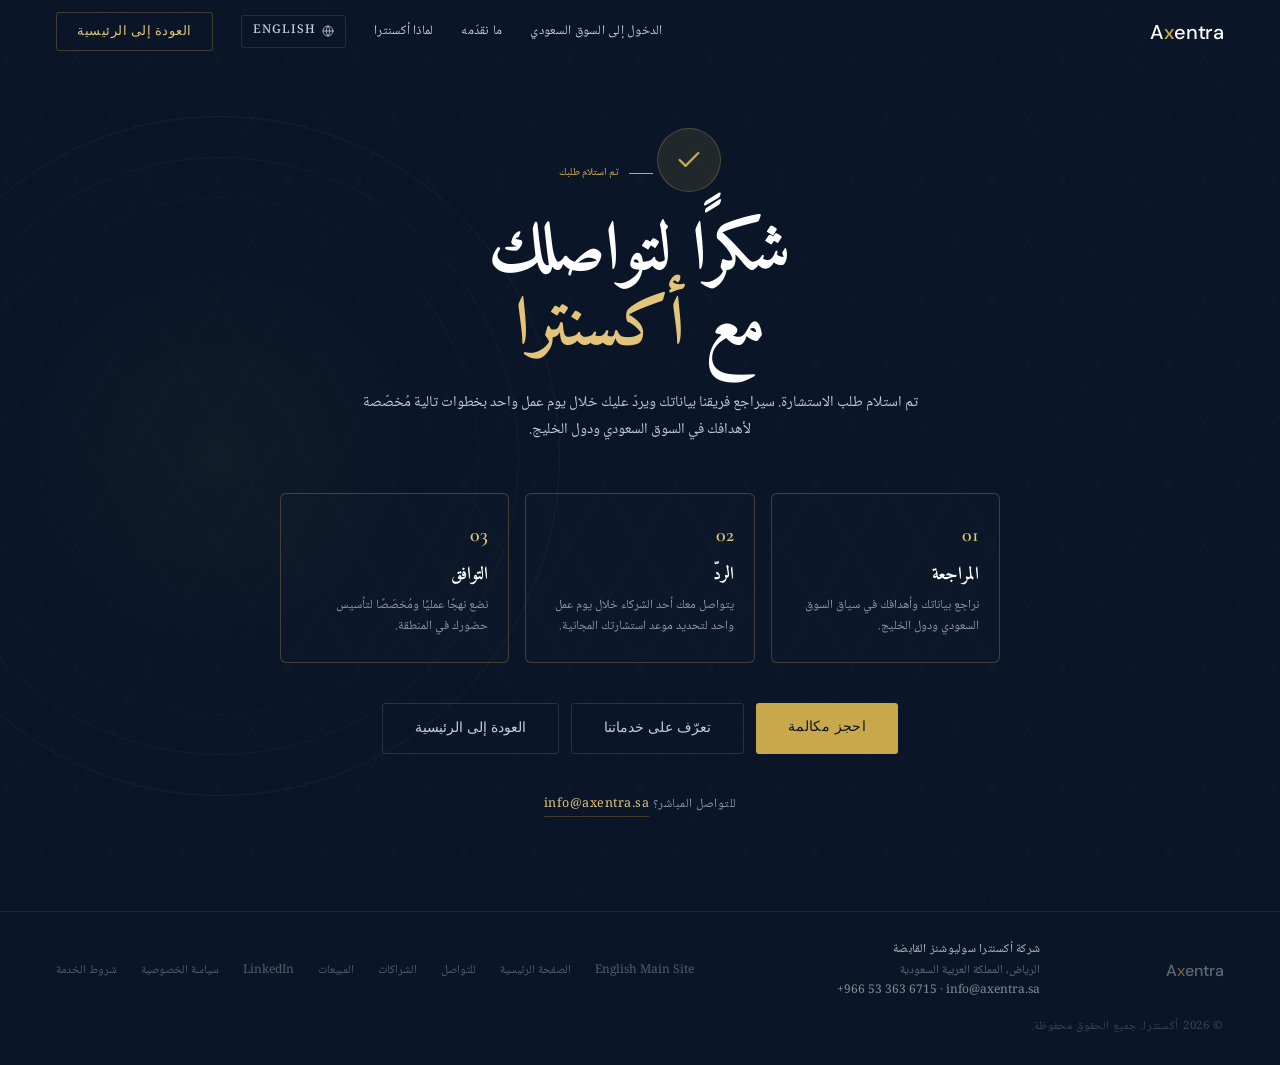
<file: ar/saudi-market-entry/thank-you/index.html>
<!DOCTYPE html>
<html lang="ar" dir="rtl">
<head>
  <!-- Google Tag Manager -->
  <script>(function(w,d,s,l,i){w[l]=w[l]||[];w[l].push({'gtm.start':
  new Date().getTime(),event:'gtm.js'});var f=d.getElementsByTagName(s)[0],
  j=d.createElement(s),dl=l!='dataLayer'?'&l='+l:'';j.async=true;j.src=
  'https://www.googletagmanager.com/gtm.js?id='+i+dl;f.parentNode.insertBefore(j,f);
  })(window,document,'script','dataLayer','GTM-MSKR2GPT');</script>
  <!-- End Google Tag Manager -->
  <!-- Google tag (gtag.js) -->
  <script async src="https://www.googletagmanager.com/gtag/js?id=AW-18113566600"></script>
  <script>
    window.dataLayer = window.dataLayer || [];
    function gtag(){dataLayer.push(arguments);}
    gtag('js', new Date());
    gtag('config', 'AW-18113566600');
  </script>
  <meta charset="UTF-8" />
  <meta name="viewport" content="width=device-width, initial-scale=1.0" />
  <title>شكرًا لك — أكسنترا</title>
  <meta name="description" content="تم استلام طلب استشارتك. سيتواصل معك فريق أكسنترا خلال يوم عمل واحد." />
  <meta name="robots" content="noindex,follow" />
  <meta name="theme-color" content="#0A1628" />
  <link rel="canonical" href="https://axentra.sa/ar/saudi-market-entry/thank-you" />
  <link rel="alternate" hreflang="en" href="https://axentra.sa/saudi-market-entry/thank-you" />
  <link rel="alternate" hreflang="ar" href="https://axentra.sa/ar/saudi-market-entry/thank-you" />
  <link rel="preconnect" href="https://fonts.googleapis.com" />
  <link rel="preconnect" href="https://fonts.gstatic.com" crossorigin />
  <link href="https://fonts.googleapis.com/css2?family=Amiri:wght@400;700&family=Cormorant+Garamond:wght@300;400;600;700&family=DM+Sans:wght@300;400;500&family=Noto+Naskh+Arabic:wght@400;500;700&display=swap" rel="stylesheet" />
  <link rel="stylesheet" href="/assets/styles.css" />
  <link href="https://assets.calendly.com/assets/external/widget.css" rel="stylesheet" />
  <style>
    .thankyou {
      min-height: 100vh;
      display: flex;
      align-items: center;
      justify-content: center;
      padding: 8rem 2rem 6rem;
      position: relative;
      overflow: hidden;
    }
    .thankyou-inner {
      max-width: 720px;
      width: 100%;
      text-align: center;
      position: relative;
      z-index: 1;
    }
    .thankyou .sec-kicker { justify-content: center; }
    .thankyou .success-icon {
      width: 64px; height: 64px;
      border-radius: 50%;
      background: var(--gold-dim);
      border: 1px solid var(--gold-bdr);
      display: inline-flex;
      align-items: center;
      justify-content: center;
      margin-bottom: 1.5rem;
    }
    .thankyou .success-icon svg {
      width: 28px; height: 28px;
      stroke: var(--gold);
      fill: none;
      stroke-width: 2;
      stroke-linecap: round;
      stroke-linejoin: round;
    }
    .thankyou .sec-body {
      max-width: 560px;
      margin: 1.25rem auto 0;
    }
    .thankyou .next-steps {
      margin-top: 3rem;
      display: grid;
      grid-template-columns: repeat(3, 1fr);
      gap: 1rem;
      text-align: right;
    }
    .thankyou .next-step {
      padding: 1.5rem 1.25rem;
      border: 1px solid var(--gold-bdr);
      border-radius: 6px;
      background: rgba(255,255,255,0.01);
    }
    .thankyou .next-step-num {
      font-family: 'Cormorant Garamond', serif;
      font-size: 20px;
      font-weight: 600;
      color: var(--gold-light);
      margin-bottom: 0.5rem;
    }
    .thankyou .next-step h4 {
      font-family: 'Amiri','Cormorant Garamond', serif;
      font-size: 18px;
      color: var(--white);
      margin-bottom: 0.35rem;
      font-weight: 600;
    }
    .thankyou .next-step p {
      font-size: 12.5px;
      font-weight: 300;
      color: var(--text-body);
      line-height: 1.65;
    }
    .thankyou .ty-cta-row {
      display: flex;
      gap: 12px;
      flex-wrap: wrap;
      justify-content: center;
      margin-top: 2.5rem;
    }
    .thankyou .ty-contact {
      margin-top: 2.5rem;
      font-size: 12.5px;
      color: var(--text-body);
      letter-spacing: 0.04em;
    }
    .thankyou .ty-contact a {
      color: var(--gold-light);
      text-decoration: none;
      border-bottom: 1px solid var(--gold-bdr);
      padding-bottom: 1px;
    }
    .thankyou .ty-contact a:hover { color: var(--gold); border-color: var(--gold); }
    @media (max-width: 720px) {
      .thankyou { padding: 7rem 1.25rem 4rem; }
      .thankyou .next-steps { grid-template-columns: 1fr; }
    }
  </style>
</head>
<body>
  <!-- Google Tag Manager (noscript) -->
  <noscript><iframe src="https://www.googletagmanager.com/ns.html?id=GTM-MSKR2GPT"
  height="0" width="0" style="display:none;visibility:hidden"></iframe></noscript>
  <!-- End Google Tag Manager (noscript) -->

  <!-- NAV -->
  <nav id="navbar">
    <a class="logo" href="/ar/">A<span class="x">x</span>entra</a>
    <div class="nav-links">
      <a class="nav-link" href="/ar/saudi-market-entry">الدخول إلى السوق السعودي</a>
      <a class="nav-link" href="/ar/saudi-market-entry#services">ما نقدّمه</a>
      <a class="nav-link" href="/ar/saudi-market-entry#why">لماذا أكسنترا</a>
      <a class="lang-switch" href="/saudi-market-entry/thank-you" hreflang="en" aria-label="Switch to English">
        <svg class="lang-switch-globe" viewBox="0 0 24 24"><circle cx="12" cy="12" r="10"/><path d="M2 12h20M12 2a15 15 0 0 1 0 20M12 2a15 15 0 0 0 0 20"/></svg>
        English
      </a>
      <a class="nav-cta" href="/ar/">العودة إلى الرئيسية</a>
    </div>
  </nav>

  <!-- THANK YOU -->
  <section class="thankyou hero">
    <div class="hero-geo"><div class="hero-geo-inner"></div></div>
    <div class="thankyou-inner">
      <div class="success-icon fade-up">
        <svg viewBox="0 0 24 24"><polyline points="20 6 9 17 4 12"/></svg>
      </div>
      <div class="sec-kicker fade-up">
        <div class="sec-kicker-line"></div>
        <span>تم استلام طلبك</span>
      </div>
      <h1 class="fade-up fade-up-delay-1">
        شكرًا لتواصلك<br>مع <em>أكسنترا</em>
      </h1>
      <p class="sec-body fade-up fade-up-delay-2">
        تم استلام طلب الاستشارة. سيراجع فريقنا بياناتك ويردّ عليك خلال يوم عمل واحد بخطوات تالية مُخصّصة لأهدافك في السوق السعودي ودول الخليج.
      </p>

      <div class="next-steps">
        <div class="next-step fade-up">
          <div class="next-step-num">01</div>
          <h4>المراجعة</h4>
          <p>نراجع بياناتك وأهدافك في سياق السوق السعودي ودول الخليج.</p>
        </div>
        <div class="next-step fade-up fade-up-delay-1">
          <div class="next-step-num">02</div>
          <h4>الردّ</h4>
          <p>يتواصل معك أحد الشركاء خلال يوم عمل واحد لتحديد موعد استشارتك المجانية.</p>
        </div>
        <div class="next-step fade-up fade-up-delay-2">
          <div class="next-step-num">03</div>
          <h4>التوافق</h4>
          <p>نضع نهجًا عمليًا ومُخصّصًا لتأسيس حضورك في المنطقة.</p>
        </div>
      </div>

      <div class="ty-cta-row fade-up fade-up-delay-3">
        <a class="btn-gold" href="https://calendly.com/partnership-axentra/30min" target="_blank" rel="noopener">احجز مكالمة</a>
        <a class="btn-ghost" href="/ar/saudi-market-entry#services">تعرّف على خدماتنا</a>
        <a class="btn-ghost" href="/ar/">العودة إلى الرئيسية</a>
      </div>

      <p class="ty-contact fade-up fade-up-delay-3">
        للتواصل المباشر؟ <a href="mailto:info@axentra.sa">info@axentra.sa</a>
      </p>
    </div>
  </section>

  <!-- FOOTER -->
  <footer>
    <div class="footer-logo">A<span class="x">x</span>entra</div>
    <div class="footer-company">
      <p class="footer-company-name">شركة أكسنترا سوليوشنز القابضة</p>
      <p>الرياض، المملكة العربية السعودية</p>
      <p><a href="mailto:info@axentra.sa">info@axentra.sa</a> · <a href="tel:+966533636715" dir="ltr">+966 53 363 6715</a></p>
    </div>
    <div class="footer-links">
      <a href="/">English Main Site</a>
      <a href="/ar/">الصفحة الرئيسية</a>
      <a href="mailto:info@axentra.sa">للتواصل</a>
      <a href="mailto:Partnership@axentra.sa">الشراكات</a>
      <a href="mailto:Sales@axentra.sa">المبيعات</a>
      <a href="https://linkedin.com/company/axentra-sa" target="_blank" rel="noopener">LinkedIn</a>
      <a href="/ar/privacy-policy">سياسة الخصوصية</a>
      <a href="/ar/terms">شروط الخدمة</a>
    </div>
    <p>&copy; 2026 أكسنترا. جميع الحقوق محفوظة.</p>
  </footer>

  <script>
    const nav = document.getElementById('navbar');
    window.addEventListener('scroll', () => {
      nav.classList.toggle('scrolled', window.scrollY > 60);
    }, { passive: true });

    const observer = new IntersectionObserver((entries) => {
      entries.forEach(e => {
        if (e.isIntersecting) { e.target.classList.add('visible'); observer.unobserve(e.target); }
      });
    }, { threshold: 0.1 });
    document.querySelectorAll('.fade-up').forEach(el => observer.observe(el));
  </script>

  <!-- Calendly widget -->
  <script src="https://assets.calendly.com/assets/external/widget.js" async></script>
  <script>
    window.addEventListener("load", function () {
      if (window.Calendly) {
        Calendly.initPopupWidget({
          url: "https://calendly.com/partnership-axentra/30min"
        });
      }
    });
  </script>
<!-- Start of HubSpot Embed Code -->
  <script type="text/javascript" id="hs-script-loader" async defer src="//js-eu1.hs-scripts.com/148391729.js"></script>
<!-- End of HubSpot Embed Code -->
</body>
</html>
</file>
<file: assets/styles.css>
/* ── Axentra Shared Theme ──────────────────────────────────────────
   Design tokens and reusable component styles used across all pages
   so the site feels like one cohesive product.
   ─────────────────────────────────────────────────────────────────── */

*, *::before, *::after { box-sizing: border-box; margin: 0; padding: 0; }
html { scroll-behavior: smooth; }

:root {
  --navy:       #0A1628;
  --navy-mid:   #0F2040;
  --navy-light: #162848;
  --gold:       #C9A84C;
  --gold-light: #E2C57A;
  --gold-dim:   rgba(201,168,76,0.12);
  --gold-bdr:   rgba(201,168,76,0.28);
  --teal:       #2BAAAF;
  --white:      #FFFFFF;
  --off-white:  #F4F6F9;
  --text-body:  #8A9BB5;
  --text-mid:   #C2CEDF;
}

body {
  font-family: 'DM Sans', sans-serif;
  background: var(--navy);
  color: var(--white);
  font-size: 16px;
  line-height: 1.7;
  -webkit-font-smoothing: antialiased;
  overflow-x: hidden;
}

/* Geometric pattern overlay */
body::before {
  content: '';
  position: fixed; inset: 0; z-index: 0;
  pointer-events: none;
  background-image:
    repeating-linear-gradient(
      60deg,
      transparent,
      transparent 60px,
      rgba(201,168,76,0.025) 60px,
      rgba(201,168,76,0.025) 61px
    ),
    repeating-linear-gradient(
      -60deg,
      transparent,
      transparent 60px,
      rgba(201,168,76,0.025) 60px,
      rgba(201,168,76,0.025) 61px
    );
}

/* ── NAV ───────────────────────────────────────────────────────── */
nav {
  position: fixed; top: 0; left: 0; right: 0; z-index: 100;
  height: 64px;
  display: flex; align-items: center; justify-content: space-between;
  padding: 0 clamp(1.5rem, 5vw, 3.5rem);
  background: transparent;
  border-bottom: 1px solid transparent;
  transition: background 0.4s, border-color 0.4s;
}
nav.scrolled {
  background: rgba(10,22,40,0.96);
  border-bottom-color: rgba(201,168,76,0.15);
  backdrop-filter: blur(12px);
}
.logo {
  font-family: 'DM Sans', sans-serif;
  font-size: 20px; font-weight: 500;
  color: var(--white); text-decoration: none;
  letter-spacing: -0.01em;
}
.logo .x { color: var(--gold); }

.nav-links {
  display: flex; align-items: center; gap: 1.75rem;
}
.nav-link {
  font-size: 13px; font-weight: 400;
  color: var(--text-mid); text-decoration: none;
  letter-spacing: 0.02em;
  transition: color 0.2s;
}
.nav-link:hover { color: var(--gold-light); }
.nav-link.active { color: var(--gold-light); }

.nav-cta {
  background: transparent;
  border: 1px solid var(--gold-bdr);
  color: var(--gold-light);
  padding: 0.45rem 1.25rem;
  font-family: 'DM Sans', sans-serif; font-size: 13px; font-weight: 500;
  border-radius: 3px; text-decoration: none; letter-spacing: 0.04em;
  transition: background 0.2s, border-color 0.2s, color 0.2s;
}
.nav-cta:hover { background: var(--gold-dim); border-color: var(--gold); color: var(--gold); }

.lang-switch {
  font-size: 12px; font-weight: 500; letter-spacing: 0.08em;
  text-transform: uppercase;
  color: var(--text-mid); text-decoration: none;
  padding: 0.35rem 0.7rem;
  border: 1px solid rgba(255,255,255,0.1);
  border-radius: 3px;
  display: inline-flex; align-items: center; gap: 6px;
  transition: color 0.2s, border-color 0.2s, background 0.2s;
}
.lang-switch:hover { color: var(--gold-light); border-color: var(--gold-bdr); background: var(--gold-dim); }
.lang-switch-globe {
  width: 12px; height: 12px; stroke: currentColor; fill: none;
  stroke-width: 1.6; stroke-linecap: round; stroke-linejoin: round;
}

/* ── HERO ──────────────────────────────────────────────────────── */
.hero {
  position: relative; min-height: 100vh;
  display: flex; align-items: center;
  padding: 7rem clamp(1.5rem, 5vw, 3.5rem) 5rem;
  overflow: hidden;
}

.hero-geo {
  position: absolute;
  right: -120px; top: 50%; transform: translateY(-50%);
  width: 680px; height: 680px;
  border-radius: 50%;
  border: 1px solid rgba(201,168,76,0.08);
  pointer-events: none;
}
.hero-geo::before {
  content: '';
  position: absolute; inset: 40px;
  border-radius: 50%;
  border: 1px solid rgba(201,168,76,0.06);
}
.hero-geo::after {
  content: '';
  position: absolute; inset: 80px;
  border-radius: 50%;
  border: 1px solid rgba(201,168,76,0.04);
}
.hero-geo-inner {
  position: absolute; inset: 120px;
  border-radius: 50%;
  background: radial-gradient(circle at center, rgba(201,168,76,0.04) 0%, transparent 70%);
}

.hero-inner { max-width: 680px; position: relative; z-index: 1; }

.hero-kicker {
  display: inline-flex; align-items: center; gap: 10px;
  margin-bottom: 1.75rem;
}
.hero-kicker-line { width: 32px; height: 1px; background: var(--gold); }
.hero-kicker span {
  font-size: 11px; font-weight: 500; letter-spacing: 0.2em;
  text-transform: uppercase; color: var(--gold);
}

.hero h1 {
  font-family: 'Cormorant Garamond', serif;
  font-size: clamp(38px, 5.5vw, 68px);
  font-weight: 600; line-height: 1.1;
  color: var(--white); margin-bottom: 1.5rem;
  letter-spacing: -0.01em;
}
.hero h1 em {
  font-style: normal; color: var(--gold-light);
}

.hero-sub {
  font-size: 16px; font-weight: 300; color: var(--text-mid);
  max-width: 520px; line-height: 1.85; margin-bottom: 2.5rem;
}

.hero-cta-row { display: flex; gap: 12px; flex-wrap: wrap; align-items: center; }

.btn-gold {
  background: var(--gold);
  color: var(--navy);
  border: none; padding: 0.8rem 2rem;
  font-family: 'DM Sans', sans-serif; font-size: 14px; font-weight: 500;
  letter-spacing: 0.03em; border-radius: 3px;
  text-decoration: none; display: inline-block;
  transition: background 0.2s, transform 0.15s;
  cursor: pointer;
}
.btn-gold:hover { background: var(--gold-light); transform: translateY(-1px); }

.btn-ghost {
  background: transparent; color: var(--text-mid);
  border: 1px solid rgba(255,255,255,0.12);
  padding: 0.8rem 2rem; border-radius: 3px;
  font-family: 'DM Sans', sans-serif; font-size: 14px; font-weight: 400;
  text-decoration: none; display: inline-block;
  transition: border-color 0.2s, color 0.2s;
  cursor: pointer;
}
.btn-ghost:hover { border-color: var(--gold-bdr); color: var(--gold-light); }

.hero-stats {
  display: flex; gap: 2.5rem; flex-wrap: wrap;
  margin-top: 3.5rem;
  padding-top: 2rem;
  border-top: 1px solid rgba(255,255,255,0.07);
}
.stat-num {
  font-family: 'Cormorant Garamond', serif;
  font-size: 38px; font-weight: 600; color: var(--gold-light);
  line-height: 1;
}
.stat-label {
  font-size: 12px; font-weight: 400; color: var(--text-body);
  letter-spacing: 0.06em; margin-top: 4px;
}

/* ── SHARED SECTIONS ───────────────────────────────────────────── */
section { position: relative; z-index: 1; }
.sec-kicker {
  display: inline-flex; align-items: center; gap: 10px; margin-bottom: 1rem;
}
.sec-kicker-line { width: 24px; height: 1px; background: var(--gold); }
.sec-kicker span {
  font-size: 10.5px; font-weight: 500; letter-spacing: 0.2em;
  text-transform: uppercase; color: var(--gold);
}
.sec-title {
  font-family: 'Cormorant Garamond', serif;
  font-size: clamp(28px, 4vw, 44px); font-weight: 600;
  line-height: 1.18; color: var(--white); margin-bottom: 1rem;
}
.sec-title em { font-style: normal; color: var(--gold-light); }
.sec-body { font-size: 15px; font-weight: 300; color: var(--text-mid); line-height: 1.85; }

/* ── PROBLEM ───────────────────────────────────────────────────── */
.section-problem {
  background: var(--navy-mid);
  padding: clamp(4rem, 8vw, 7rem) clamp(1.5rem, 5vw, 3.5rem);
  border-top: 1px solid rgba(201,168,76,0.1);
  border-bottom: 1px solid rgba(201,168,76,0.1);
}
.problem-grid {
  display: grid; grid-template-columns: 1fr 1fr; gap: 4rem; align-items: center;
  max-width: 1100px; margin: 0 auto;
}
.problem-items { margin-top: 2rem; display: flex; flex-direction: column; gap: 1rem; }
.problem-item {
  display: flex; align-items: flex-start; gap: 1rem;
  padding: 1.25rem 1.5rem;
  background: rgba(255,255,255,0.03);
  border: 1px solid rgba(255,255,255,0.06);
  border-left: 3px solid var(--gold);
  border-radius: 0 4px 4px 0;
}
.problem-item p { font-size: 14px; color: var(--text-mid); line-height: 1.6; }
.problem-item strong { display: block; color: var(--white); font-size: 14px; font-weight: 500; margin-bottom: 2px; }

.problem-right {
  background: rgba(201,168,76,0.05);
  border: 1px solid var(--gold-bdr);
  border-radius: 4px;
  padding: 2rem 2.5rem;
}
.problem-right p {
  font-family: 'Cormorant Garamond', serif;
  font-size: clamp(20px, 2.5vw, 26px); font-weight: 400;
  color: var(--text-mid); line-height: 1.65;
  font-style: italic;
}
.problem-right p strong { color: var(--gold-light); font-style: normal; font-weight: 600; }

/* ── SOLUTION ──────────────────────────────────────────────────── */
.section-solution {
  padding: clamp(4rem, 8vw, 7rem) clamp(1.5rem, 5vw, 3.5rem);
  max-width: 1100px; margin: 0 auto;
}
.solution-header { max-width: 580px; margin-bottom: 3rem; }
.solution-grid {
  display: grid; grid-template-columns: repeat(auto-fit, minmax(240px, 1fr)); gap: 1px;
  background: rgba(201,168,76,0.12);
  border: 1px solid rgba(201,168,76,0.12);
  border-radius: 6px; overflow: hidden;
}
.sol-card {
  background: var(--navy);
  padding: 2rem 1.75rem;
  transition: background 0.2s;
}
.sol-card:hover { background: var(--navy-light); }
.sol-num {
  font-family: 'Cormorant Garamond', serif;
  font-size: 42px; font-weight: 300; color: rgba(201,168,76,0.2);
  line-height: 1; margin-bottom: 1rem;
}
.sol-card h3 { font-size: 15px; font-weight: 500; color: var(--white); margin-bottom: 0.5rem; }
.sol-card p { font-size: 13.5px; font-weight: 300; color: var(--text-body); line-height: 1.7; }

/* ── SERVICES ──────────────────────────────────────────────────── */
.section-services {
  background: var(--navy-mid);
  padding: clamp(4rem, 8vw, 7rem) clamp(1.5rem, 5vw, 3.5rem);
  border-top: 1px solid rgba(201,168,76,0.1);
  border-bottom: 1px solid rgba(201,168,76,0.1);
}
.services-inner { max-width: 1100px; margin: 0 auto; }
.services-header {
  display: grid; grid-template-columns: 1fr 1fr; gap: 3rem;
  align-items: end; margin-bottom: 3rem;
}
.svc-grid {
  display: grid; grid-template-columns: repeat(auto-fit, minmax(220px, 1fr)); gap: 1.5rem;
}
.svc-card {
  padding: 2rem 1.75rem;
  background: rgba(255,255,255,0.03);
  border: 1px solid rgba(255,255,255,0.07);
  border-radius: 4px;
  position: relative; overflow: hidden;
  transition: border-color 0.25s, background 0.25s;
}
.svc-card::before {
  content: '';
  position: absolute; top: 0; left: 0; right: 0; height: 2px;
  background: linear-gradient(90deg, var(--gold), transparent);
  opacity: 0; transition: opacity 0.25s;
}
.svc-card:hover { border-color: rgba(201,168,76,0.25); background: rgba(201,168,76,0.04); }
.svc-card:hover::before { opacity: 1; }
.svc-icon {
  width: 40px; height: 40px;
  background: var(--gold-dim); border: 1px solid var(--gold-bdr);
  border-radius: 6px;
  display: flex; align-items: center; justify-content: center;
  margin-bottom: 1.25rem;
}
.svc-icon svg { width: 18px; height: 18px; stroke: var(--gold); fill: none; stroke-width: 1.6; stroke-linecap: round; stroke-linejoin: round; }
.svc-card h3 { font-size: 14px; font-weight: 500; color: var(--white); margin-bottom: 0.4rem; }
.svc-card p { font-size: 13px; font-weight: 300; color: var(--text-body); line-height: 1.7; }

/* ── WHY ───────────────────────────────────────────────────────── */
.section-why {
  padding: clamp(4rem, 8vw, 7rem) clamp(1.5rem, 5vw, 3.5rem);
  max-width: 1100px; margin: 0 auto;
}
.why-grid { display: grid; grid-template-columns: 1fr 1fr; gap: 4rem; align-items: start; }
.why-list { display: flex; flex-direction: column; gap: 1.5rem; margin-top: 2rem; }
.why-item { display: flex; gap: 1.25rem; align-items: flex-start; }
.why-check {
  width: 22px; height: 22px; flex-shrink: 0;
  background: var(--gold-dim); border: 1px solid var(--gold-bdr);
  border-radius: 50%;
  display: flex; align-items: center; justify-content: center;
  margin-top: 2px;
}
.why-check svg { width: 11px; height: 11px; stroke: var(--gold); fill: none; stroke-width: 2.5; stroke-linecap: round; stroke-linejoin: round; }
.why-item-text h4 { font-size: 14.5px; font-weight: 500; color: var(--white); margin-bottom: 3px; }
.why-item-text p { font-size: 13.5px; font-weight: 300; color: var(--text-body); line-height: 1.65; }

.trust-block {
  background: linear-gradient(135deg, rgba(201,168,76,0.08) 0%, rgba(10,22,40,0) 100%);
  border: 1px solid var(--gold-bdr);
  border-radius: 6px; padding: 2.5rem;
  position: relative; overflow: hidden;
}
.trust-block::before {
  content: '"';
  position: absolute; top: -10px; left: 20px;
  font-family: 'Cormorant Garamond', serif;
  font-size: 120px; color: rgba(201,168,76,0.1);
  line-height: 1; pointer-events: none;
}
.trust-block p {
  font-family: 'Cormorant Garamond', serif;
  font-size: 20px; font-weight: 400; font-style: italic;
  color: var(--text-mid); line-height: 1.7;
  position: relative; z-index: 1;
}
.trust-block .trust-source {
  margin-top: 1.25rem; font-family: 'DM Sans', sans-serif;
  font-size: 12px; font-weight: 500; letter-spacing: 0.1em;
  text-transform: uppercase; color: var(--gold);
  font-style: normal;
}

/* ── FORM ──────────────────────────────────────────────────────── */
.section-form {
  background: var(--navy-mid);
  border-top: 1px solid rgba(201,168,76,0.12);
  padding: clamp(4rem, 8vw, 7rem) clamp(1.5rem, 5vw, 3.5rem);
}
.form-inner {
  max-width: 980px; margin: 0 auto;
  display: grid; grid-template-columns: 1fr 1fr; gap: 5rem; align-items: start;
}
.form-left .sec-body { margin-top: 0.75rem; }

.form-features { margin-top: 2rem; display: flex; flex-direction: column; gap: 0.75rem; }
.form-feature {
  display: flex; align-items: center; gap: 0.75rem;
  font-size: 13.5px; color: var(--text-mid); font-weight: 300;
}
.form-feature-dot { width: 5px; height: 5px; border-radius: 50%; background: var(--gold); flex-shrink: 0; }

.form-card {
  background: rgba(255,255,255,0.03);
  border: 1px solid rgba(201,168,76,0.2);
  border-radius: 6px; padding: 2.5rem;
}
.form-card h3 {
  font-family: 'Cormorant Garamond', serif;
  font-size: 24px; font-weight: 600; color: var(--white);
  margin-bottom: 0.4rem;
}
.form-card .form-sub { font-size: 13px; color: var(--text-body); margin-bottom: 1.75rem; }

.form-row { display: flex; flex-direction: column; gap: 12px; }
.form-group { display: flex; flex-direction: column; gap: 5px; }
.form-group label { font-size: 11.5px; font-weight: 500; letter-spacing: 0.08em; text-transform: uppercase; color: var(--text-body); }

.form-group input,
.form-group select,
.form-group textarea {
  background: rgba(255,255,255,0.05);
  border: 1px solid rgba(255,255,255,0.1);
  border-radius: 3px;
  padding: 0.7rem 1rem;
  font-family: 'DM Sans', sans-serif; font-size: 14px; font-weight: 400;
  color: var(--white);
  outline: none;
  transition: border-color 0.2s, background 0.2s;
  width: 100%;
}
.form-group textarea { resize: vertical; min-height: 90px; font-family: 'DM Sans', sans-serif; }
.form-group input::placeholder,
.form-group textarea::placeholder { color: rgba(255,255,255,0.25); }
.form-group input:focus,
.form-group select:focus,
.form-group textarea:focus {
  border-color: var(--gold-bdr);
  background: rgba(201,168,76,0.05);
}
.form-group select { cursor: pointer; }
.form-group select option { background: var(--navy-mid); color: var(--white); }

.form-grid-2 { display: grid; grid-template-columns: 1fr 1fr; gap: 12px; }

.btn-submit {
  width: 100%; margin-top: 1.25rem;
  background: var(--gold); color: var(--navy);
  border: none; padding: 0.9rem;
  font-family: 'DM Sans', sans-serif; font-size: 14px; font-weight: 500;
  letter-spacing: 0.04em; border-radius: 3px; cursor: pointer;
  transition: background 0.2s, transform 0.15s;
}
.btn-submit:hover { background: var(--gold-light); transform: translateY(-1px); }

.form-disclaimer {
  margin-top: 0.75rem; font-size: 11px; color: var(--text-body);
  text-align: center; line-height: 1.5;
}

.hp-field { position: absolute; left: -10000px; top: auto; width: 1px; height: 1px; overflow: hidden; }

.form-error {
  display: none; margin-top: 0.75rem; font-size: 13px; color: #ff9a9a;
  text-align: center; line-height: 1.5;
}
.form-error a { color: var(--gold-light); text-decoration: underline; }

.form-success {
  display: none; text-align: center; padding: 2rem 0;
}
.form-success .success-icon {
  width: 52px; height: 52px;
  background: var(--gold-dim); border: 1px solid var(--gold-bdr);
  border-radius: 50%; display: flex; align-items: center; justify-content: center;
  margin: 0 auto 1.25rem;
}
.form-success .success-icon svg { width: 22px; height: 22px; stroke: var(--gold); fill: none; stroke-width: 2; stroke-linecap: round; stroke-linejoin: round; }
.form-success h4 { font-family: 'Cormorant Garamond', serif; font-size: 24px; color: var(--white); margin-bottom: 0.5rem; }
.form-success p { font-size: 14px; color: var(--text-body); }

/* ── FOOTER ────────────────────────────────────────────────────── */
footer {
  background: var(--navy);
  border-top: 1px solid rgba(201,168,76,0.1);
  padding: 1.75rem clamp(1.5rem, 5vw, 3.5rem);
  display: flex; justify-content: space-between; align-items: center; gap: 1rem 2rem;
  flex-wrap: wrap;
  position: relative; z-index: 1;
}
.footer-logo { font-size: 16px; font-weight: 500; color: rgba(255,255,255,0.35); }
.footer-logo .x { color: rgba(201,168,76,0.5); }
footer p { font-size: 11.5px; color: rgba(255,255,255,0.2); letter-spacing: 0.06em; }
.footer-company { font-size: 12px; color: rgba(255,255,255,0.45); line-height: 1.7; min-width: 220px; }
.footer-company .footer-company-name { color: rgba(255,255,255,0.65); font-weight: 500; letter-spacing: 0.02em; margin: 0; }
.footer-company p { font-size: 12px; color: rgba(255,255,255,0.35); letter-spacing: 0; margin: 0; }
.footer-company a { color: rgba(255,255,255,0.5); text-decoration: none; transition: color 0.18s; }
.footer-company a:hover { color: var(--gold); }
.footer-links { display: flex; gap: 1.25rem 1.5rem; flex-wrap: wrap; }
.footer-links a { font-size: 12px; color: rgba(255,255,255,0.3); text-decoration: none; transition: color 0.18s; }
.footer-links a:hover { color: var(--gold); }

/* ── RESPONSIVE ────────────────────────────────────────────────── */
@media (max-width: 768px) {
  .problem-grid, .why-grid, .form-inner, .services-header { grid-template-columns: 1fr; gap: 2rem; }
  .form-grid-2 { grid-template-columns: 1fr; }
  .hero-geo { display: none; }
  .hero-stats { gap: 1.5rem; }
  .nav-links { display: none; }
}

/* ── ANIMATIONS ────────────────────────────────────────────────── */
.fade-up {
  opacity: 0; transform: translateY(24px);
  transition: opacity 0.7s ease, transform 0.7s ease;
}
.fade-up.visible { opacity: 1; transform: translateY(0); }
.fade-up-delay-1 { transition-delay: 0.1s; }
.fade-up-delay-2 { transition-delay: 0.2s; }
.fade-up-delay-3 { transition-delay: 0.3s; }

/* ── LEGAL / PRIVACY PAGE ──────────────────────────────────────── */
.section-legal {
  padding: 9rem clamp(1.5rem, 5vw, 3.5rem) clamp(4rem, 8vw, 7rem);
  max-width: 860px; margin: 0 auto;
}
.legal-header { margin-bottom: 3rem; }
.legal-header .sec-title { font-size: clamp(32px, 4.5vw, 52px); margin-bottom: 0.75rem; }
.legal-header .legal-meta {
  font-size: 12px; letter-spacing: 0.08em; text-transform: uppercase;
  color: var(--text-body); margin-top: 1rem;
}
.legal-body h2 {
  font-family: 'Cormorant Garamond', serif;
  font-size: 26px; font-weight: 600; color: var(--gold-light);
  margin-top: 2.75rem; margin-bottom: 0.75rem; letter-spacing: -0.005em;
}
.legal-body h3 {
  font-family: 'DM Sans', sans-serif;
  font-size: 15px; font-weight: 500; color: var(--white);
  margin-top: 1.5rem; margin-bottom: 0.5rem;
  letter-spacing: 0.02em;
}
.legal-body p {
  font-size: 15px; font-weight: 300; color: var(--text-mid);
  line-height: 1.85; margin-bottom: 1rem;
}
.legal-body ul {
  margin: 0 0 1.25rem 1.25rem;
  padding: 0;
}
.legal-body li {
  font-size: 14.5px; font-weight: 300; color: var(--text-mid);
  line-height: 1.8; margin-bottom: 0.5rem;
}
.legal-body a { color: var(--gold-light); text-decoration: none; border-bottom: 1px solid var(--gold-bdr); }
.legal-body a:hover { color: var(--gold); border-bottom-color: var(--gold); }
.legal-body strong { color: var(--white); font-weight: 500; }

/* ── RTL (Arabic) ──────────────────────────────────────────────── */
html[dir="rtl"] body { font-family: 'Noto Naskh Arabic', 'Amiri', 'DM Sans', serif; }
html[dir="rtl"] .logo,
html[dir="rtl"] .footer-logo { font-family: 'DM Sans', sans-serif; }
html[dir="rtl"] .hero h1,
html[dir="rtl"] .sec-title,
html[dir="rtl"] .trust-block p,
html[dir="rtl"] .form-card h3,
html[dir="rtl"] .form-success h4,
html[dir="rtl"] .legal-body h2 {
  font-family: 'Amiri', 'Noto Naskh Arabic', 'Cormorant Garamond', serif;
  letter-spacing: 0;
}
html[dir="rtl"] .sec-kicker span,
html[dir="rtl"] .hero-kicker span,
html[dir="rtl"] .form-feature,
html[dir="rtl"] .stat-label,
html[dir="rtl"] .form-group label,
html[dir="rtl"] .form-disclaimer,
html[dir="rtl"] .trust-source {
  letter-spacing: 0;
}
html[dir="rtl"] .hero-geo { right: auto; left: -120px; }
html[dir="rtl"] .problem-item {
  border-left: 1px solid rgba(255,255,255,0.06);
  border-right: 3px solid var(--gold);
  border-radius: 4px 0 0 4px;
}
html[dir="rtl"] .svc-card::before {
  background: linear-gradient(-90deg, var(--gold), transparent);
}
html[dir="rtl"] .trust-block::before { left: auto; right: 20px; }
html[dir="rtl"] .hero-cta-row .btn-gold,
html[dir="rtl"] .hero-cta-row .btn-ghost { direction: rtl; }
html[dir="rtl"] .legal-body ul { margin: 0 1.25rem 1.25rem 0; }
</file>
